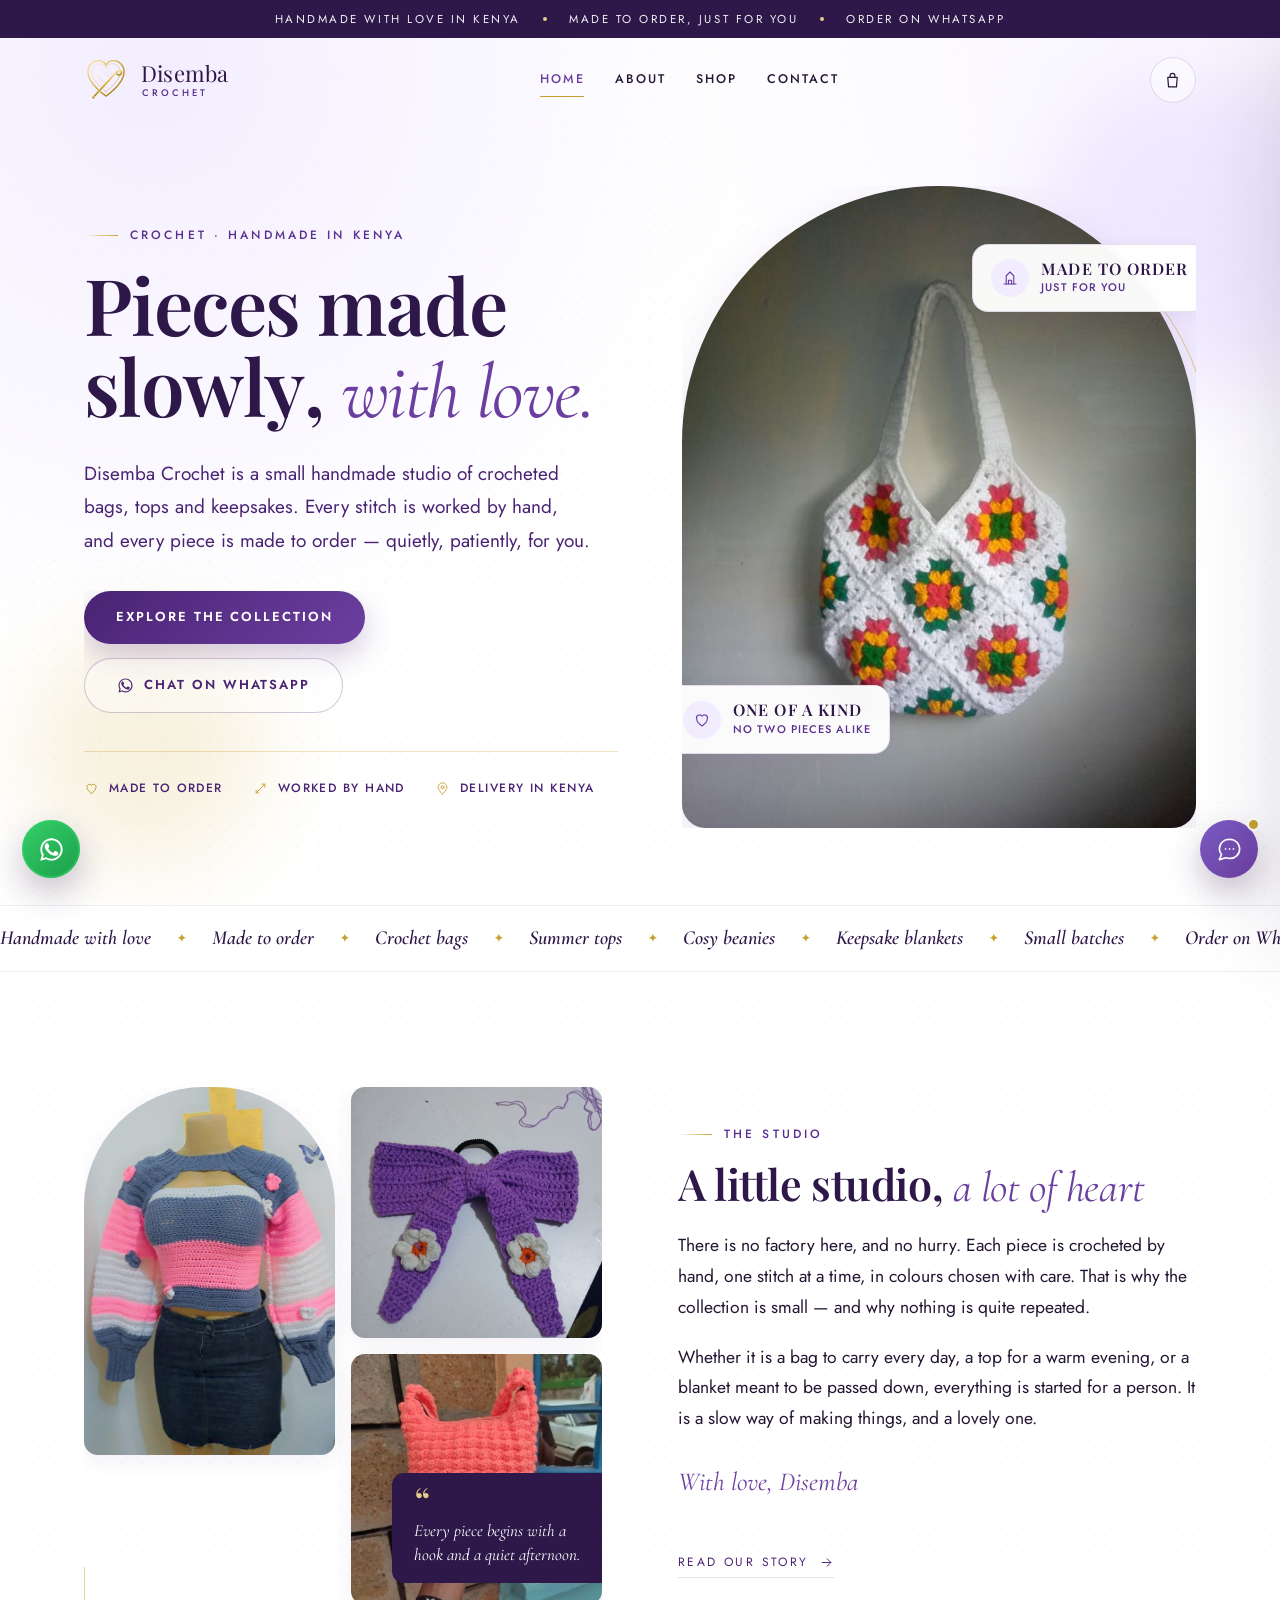
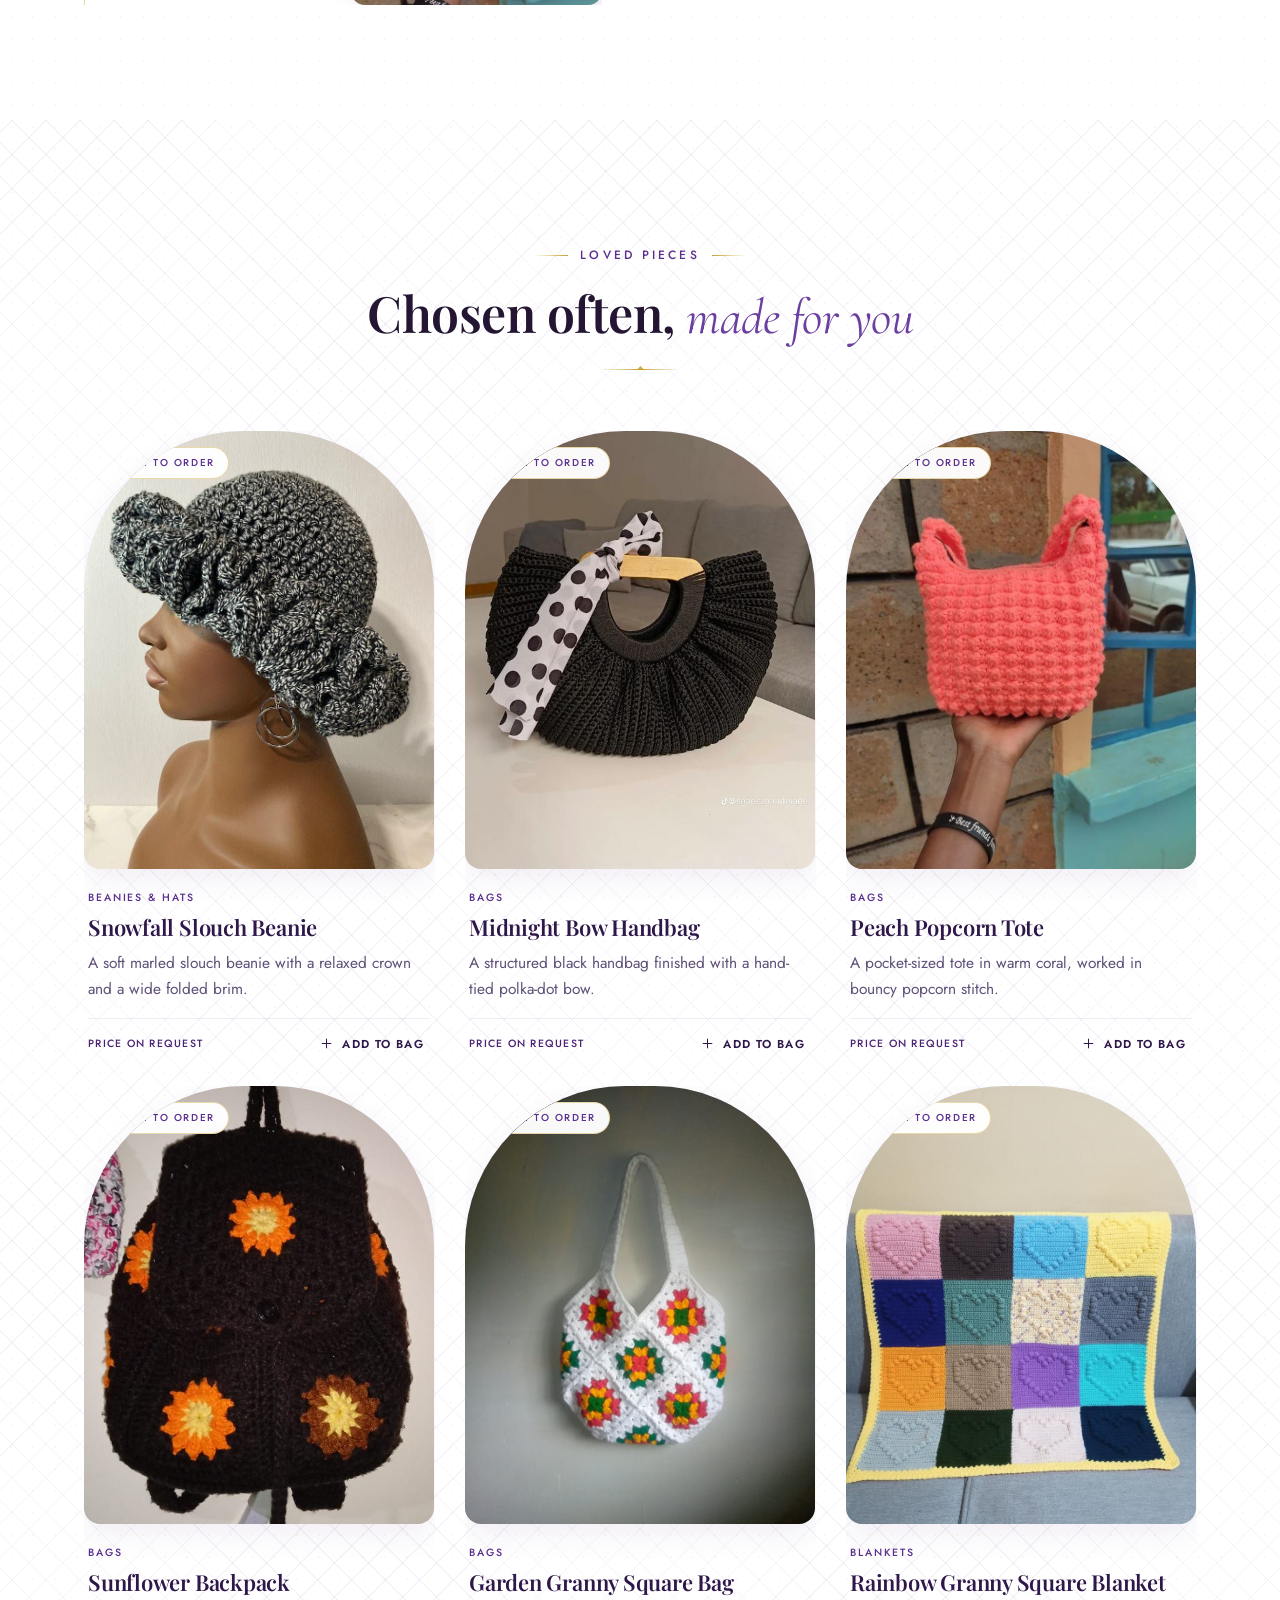
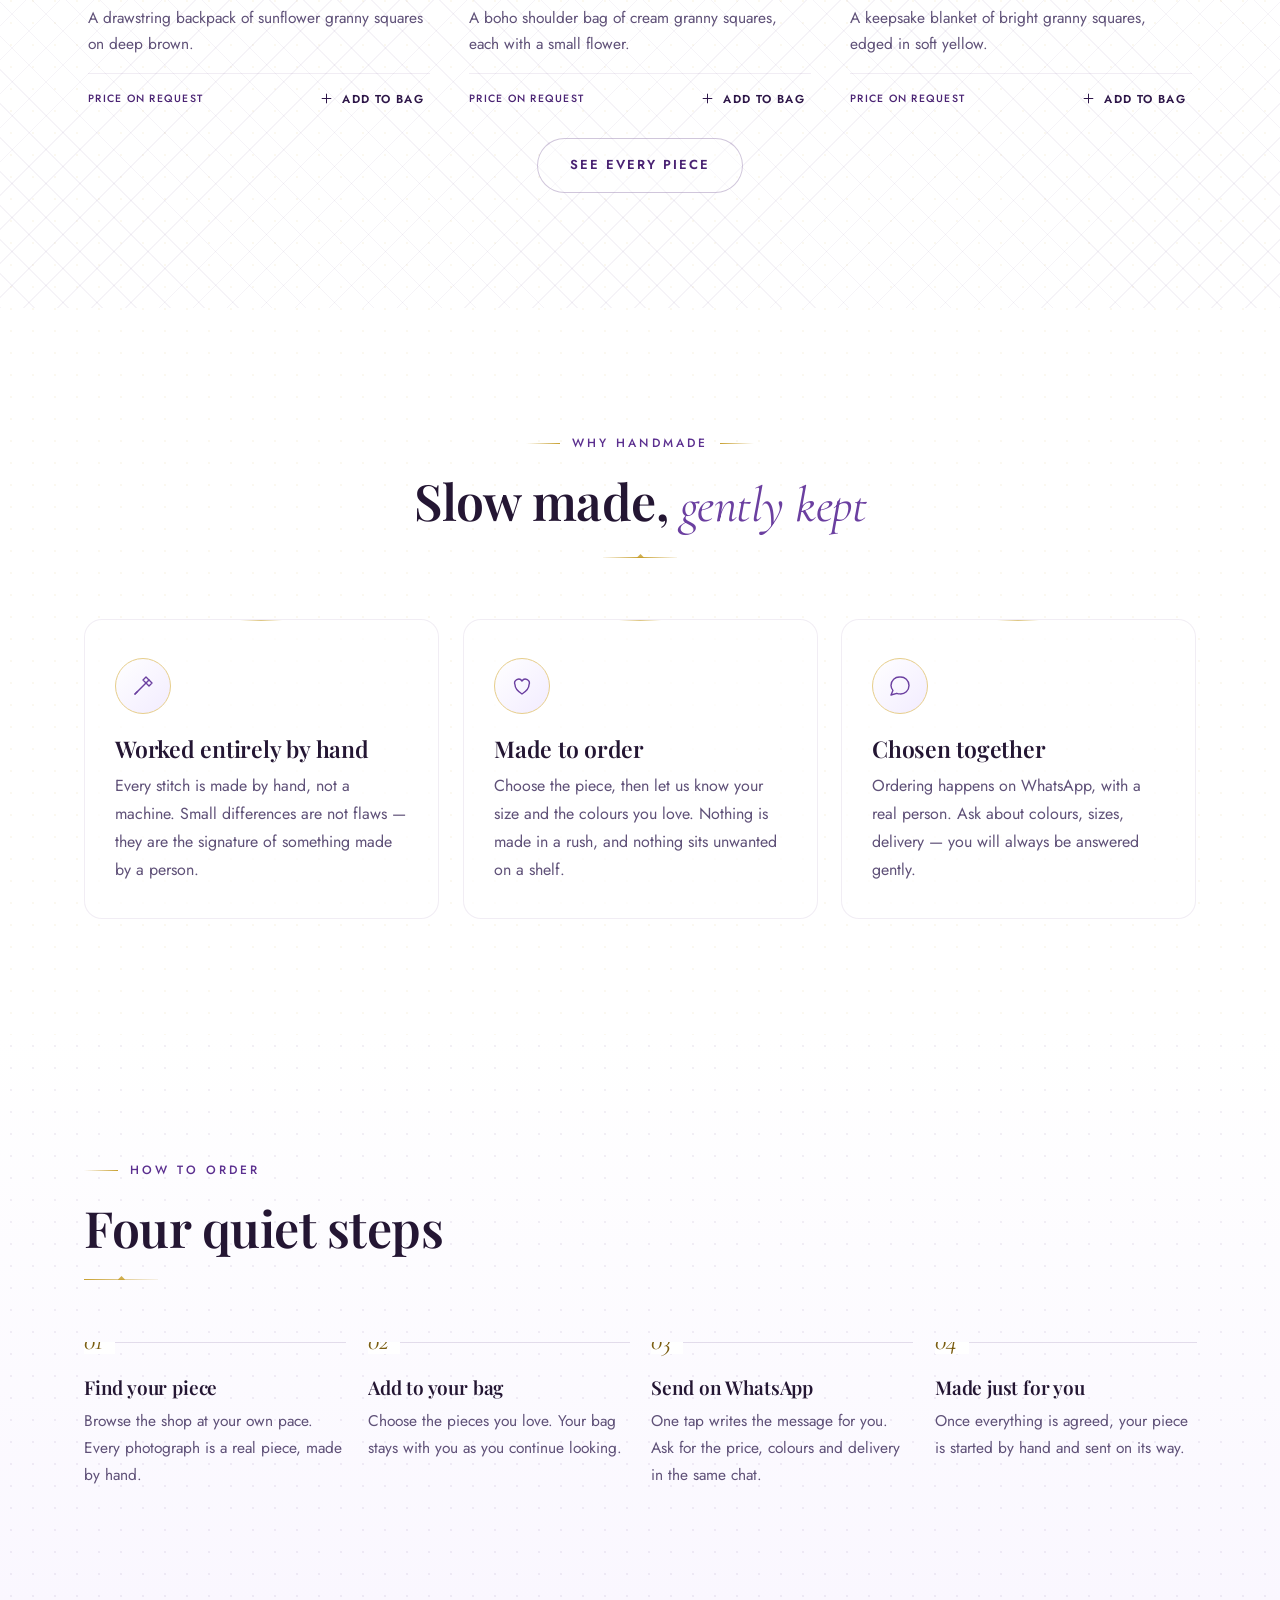
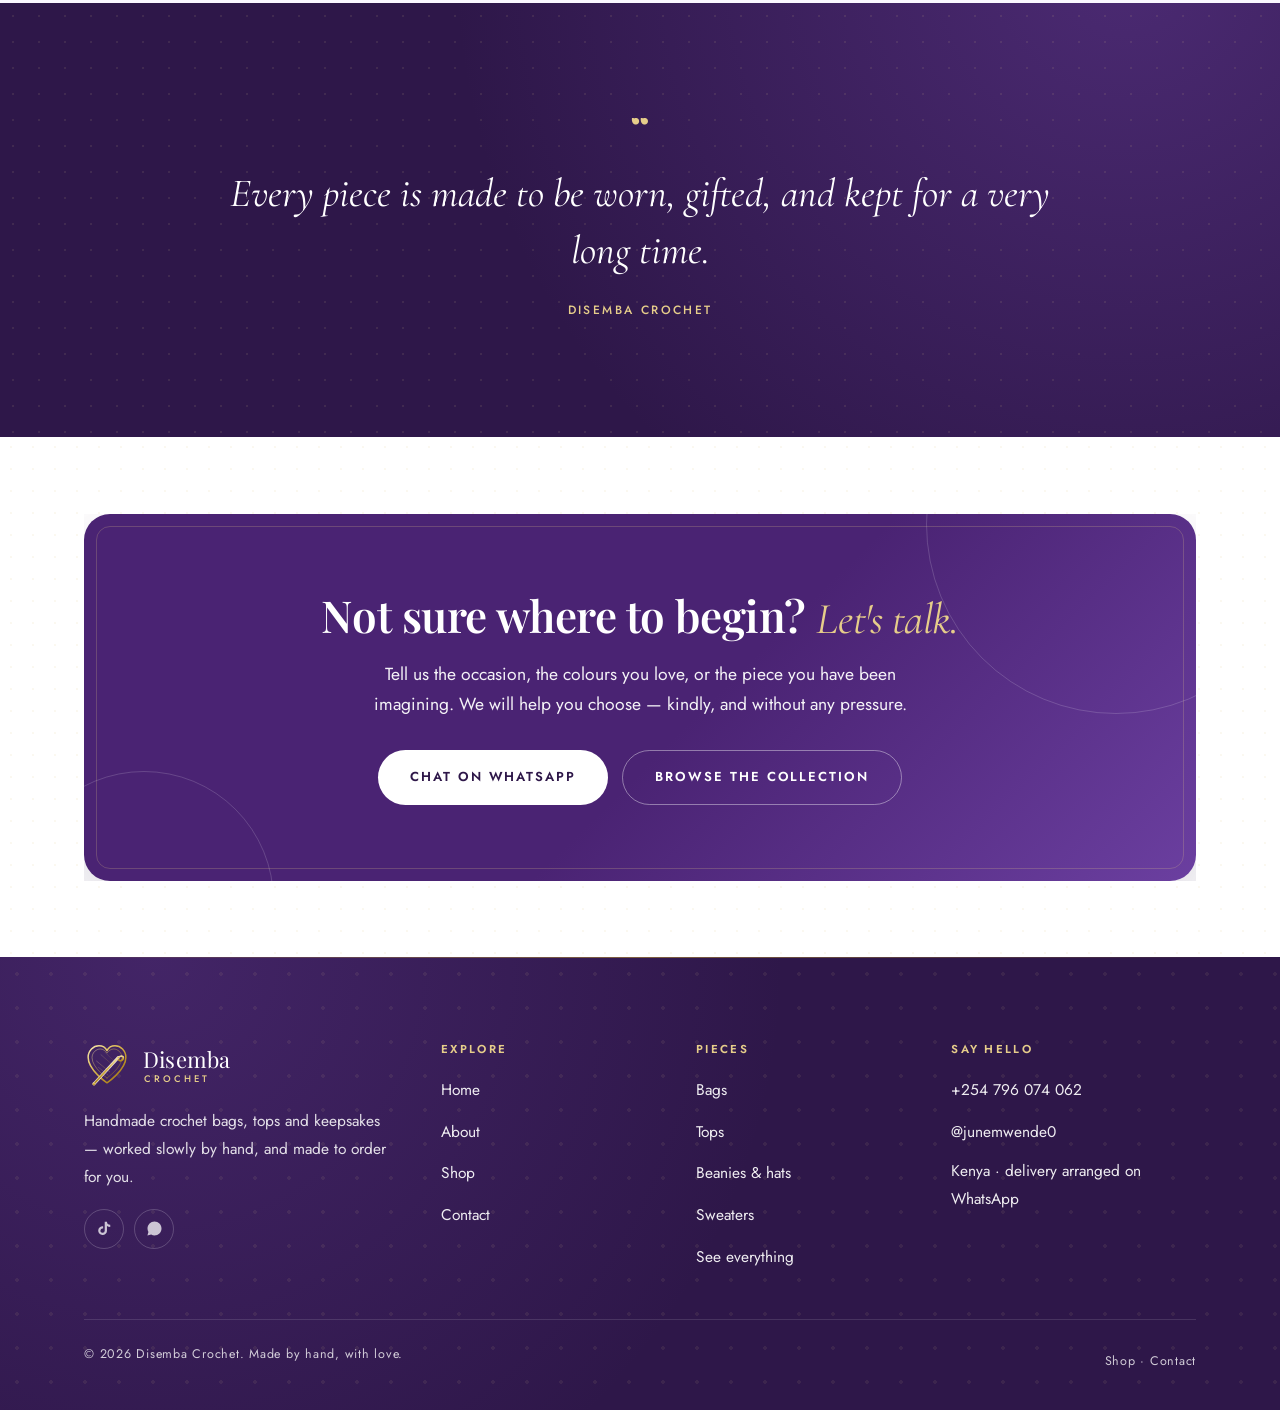
<file: index.html>
<!DOCTYPE html>
<html lang="en">
<head>
<meta charset="utf-8">
<meta name="viewport" content="width=device-width, initial-scale=1">
<title>Disemba Crochet — Handmade crochet bags, tops & keepsakes</title>
<meta name="description" content="Disemba Crochet is a small handmade studio of crocheted bags, tops, beanies and keepsakes. Every piece is worked by hand and made to order. Order on WhatsApp.">
<meta name="theme-color" content="#ffffff">
<meta property="og:title" content="Disemba Crochet — Handmade, made to order">
<meta property="og:description" content="Crocheted bags, tops and keepsakes, worked slowly by hand. Made to order for you.">
<meta property="og:type" content="website">
<link rel="icon" href="assets/img/favicon.svg" type="image/svg+xml">
<link rel="preconnect" href="https://fonts.googleapis.com">
<link rel="preconnect" href="https://fonts.gstatic.com" crossorigin>
<link href="https://fonts.googleapis.com/css2?family=Cormorant+Garamond:ital,wght@0,300;0,400;0,500;1,300;1,400&family=Jost:wght@300;400;500;600&family=Playfair+Display:ital,wght@0,400;0,500;0,600;1,400&display=swap" rel="stylesheet">
<link rel="stylesheet" href="assets/css/style.css">
<script>document.documentElement.classList.add('js');</script>
</head>
<body>

<header class="site-header">
  <div class="topbar">
    <div class="container">
      <span>Handmade with love in Kenya</span>
      <i class="dot"></i>
      <span>Made to order, just for you</span>
      <i class="dot"></i>
      <span>Order on WhatsApp</span>
    </div>
  </div>
  <div class="container">
    <nav class="navbar" aria-label="Main navigation">
      <a class="brand" href="index.html">
        <img src="assets/img/logo-mark.svg" alt="Disemba Crochet">
        <span class="brand-text">
          <span class="brand-name">Disemba</span>
          <span class="brand-sub">Crochet</span>
        </span>
      </a>
      <div class="nav">
        <a href="index.html">Home</a>
        <a href="about.html">About</a>
        <a href="shop.html">Shop</a>
        <a href="contact.html">Contact</a>
      </div>
      <div class="header-actions">
        <button class="icon-btn" data-open-cart aria-label="Open your bag">
          <svg viewBox="0 0 24 24" fill="none" stroke="currentColor" stroke-width="1.5" stroke-linecap="round" stroke-linejoin="round" aria-hidden="true"><path d="M6 8h12l-1 12H7L6 8Z"/><path d="M9 8V6a3 3 0 0 1 6 0v2"/></svg>
          <span class="cart-count">0</span>
        </button>
        <button class="icon-btn nav-toggle" data-open-menu aria-label="Open menu">
          <svg viewBox="0 0 24 24" fill="none" stroke="currentColor" stroke-width="1.5" stroke-linecap="round" aria-hidden="true"><path d="M4 7h16M4 12h16M4 17h16"/></svg>
        </button>
      </div>
    </nav>
  </div>
</header>

<div class="mobile-menu" id="mobileMenu">
  <button class="mm-close" data-close-menu aria-label="Close menu">
    <svg viewBox="0 0 24 24" fill="none" stroke="currentColor" stroke-width="1.6" stroke-linecap="round" aria-hidden="true"><path d="M18 6 6 18M6 6l12 12"/></svg>
  </button>
  <a href="index.html">Home</a>
  <a href="about.html">About</a>
  <a href="shop.html">Shop</a>
  <a href="contact.html">Contact</a>
  <p class="mm-note">Disemba Crochet · Kenya</p>
</div>

<main>
  <!-- Hero -->
  <section class="hero">
    <div class="hero-orb hero-orb--1"></div>
    <div class="hero-orb hero-orb--2"></div>
    <div class="container">
      <div class="hero-grid">
        <div class="hero-copy">
          <p class="eyebrow" data-reveal="fade">Crochet · handmade in Kenya</p>
          <h1 class="hero-title">Pieces made slowly, <em>with love</em>.</h1>
          <p class="hero-sub" data-reveal="fade" data-delay="520">Disemba Crochet is a small handmade studio of crocheted bags, tops and keepsakes. Every stitch is worked by hand, and every piece is made to order — quietly, patiently, for you.</p>
          <div class="hero-cta" data-reveal="fade" data-delay="640">
            <a class="btn btn--primary" href="shop.html">Explore the collection</a>
            <a class="btn btn--ghost" href="https://wa.me/254796074062" target="_blank" rel="noopener">
              <svg viewBox="0 0 24 24" fill="currentColor" aria-hidden="true"><path d="M17.5 14.4c-.3-.2-1.8-.9-2-1s-.5-.2-.7.1c-.2.3-.8 1-.9 1.2-.2.2-.4.2-.7.1-.3-.2-1.3-.5-2.4-1.5-.9-.8-1.5-1.8-1.6-2.1-.2-.3 0-.5.1-.6l.4-.5c.2-.2.2-.3.3-.5.1-.2.1-.4 0-.5-.1-.2-.7-1.6-.9-2.2-.2-.6-.5-.5-.7-.5h-.6c-.2 0-.5.1-.8.4-.3.3-1 1-1 2.5s1.1 2.9 1.2 3.1c.2.2 2.1 3.2 5.1 4.5.7.3 1.3.5 1.7.6.7.2 1.4.2 1.9.1.6-.1 1.8-.7 2-1.4.2-.7.2-1.3.2-1.4-.1-.2-.3-.2-.6-.4zM12 2C6.6 2 2.1 6.5 2.1 12c0 1.8.5 3.5 1.3 5L2 22l5.3-1.4c1.4.8 3.1 1.2 4.7 1.2 5.5 0 9.9-4.5 9.9-9.9C21.9 6.5 17.5 2 12 2zm0 18.2c-1.5 0-2.9-.4-4.2-1.2l-.3-.2-3.1.8.8-3-.2-.3c-.8-1.3-1.3-2.8-1.3-4.4 0-4.5 3.7-8.2 8.3-8.2s8.2 3.7 8.2 8.2c0 4.6-3.7 8.3-8.2 8.3z"/></svg>
              Chat on WhatsApp
            </a>
          </div>
          <ul class="hero-meta" data-reveal="fade" data-delay="760">
            <li><svg viewBox="0 0 24 24" fill="none" stroke="currentColor" stroke-width="1.5" stroke-linecap="round" stroke-linejoin="round" aria-hidden="true"><path d="M12 20s-7-4.4-7-9.2A4 4 0 0 1 12 7a4 4 0 0 1 7 3.8C19 15.6 12 20 12 20Z"/></svg> Made to order</li>
            <li><svg viewBox="0 0 24 24" fill="none" stroke="currentColor" stroke-width="1.5" stroke-linecap="round" stroke-linejoin="round" aria-hidden="true"><path d="M5 19 19 5"/><path d="M14 5h5v5"/><path d="M9 19H5v-4"/></svg> Worked by hand</li>
            <li><svg viewBox="0 0 24 24" fill="none" stroke="currentColor" stroke-width="1.5" stroke-linecap="round" stroke-linejoin="round" aria-hidden="true"><path d="M12 21s7-6.2 7-11a7 7 0 1 0-14 0c0 4.8 7 11 7 11Z"/><circle cx="12" cy="10" r="2.4"/></svg> Delivery in Kenya</li>
          </ul>
        </div>

        <div class="hero-art" data-reveal="right" data-delay="180">
          <div class="hero-outline"></div>
          <div class="hero-frame">
            <img src="assets/img/garden-granny-square-bag-1.jpg" alt="Handmade cream granny square crochet shoulder bag with flower centres" fetchpriority="high">
          </div>
          <div class="hero-badge hero-badge--a">
            <span class="hb-icon"><svg viewBox="0 0 24 24" fill="none" stroke="currentColor" stroke-width="1.5" stroke-linecap="round" stroke-linejoin="round" aria-hidden="true"><path d="M12 20s-7-4.4-7-9.2A4 4 0 0 1 12 7a4 4 0 0 1 7 3.8C19 15.6 12 20 12 20Z"/></svg></span>
            <span><strong>One of a kind</strong><span>No two pieces alike</span></span>
          </div>
          <div class="hero-badge hero-badge--b">
            <span class="hb-icon"><svg viewBox="0 0 24 24" fill="none" stroke="currentColor" stroke-width="1.5" stroke-linecap="round" stroke-linejoin="round" aria-hidden="true"><path d="M4 20h16"/><path d="M7 20V9l5-5 5 5v11"/><path d="M10 20v-5h4v5"/></svg></span>
            <span><strong>Made to order</strong><span>Just for you</span></span>
          </div>
        </div>
      </div>
    </div>
  </section>

  <!-- Marquee -->
  <div class="marquee" aria-hidden="true">
    <div class="marquee-track">
      <span>Handmade with love</span><span>Made to order</span><span>Crochet bags</span><span>Summer tops</span><span>Cosy beanies</span><span>Keepsake blankets</span><span>Small batches</span><span>Order on WhatsApp</span>
      <span>Handmade with love</span><span>Made to order</span><span>Crochet bags</span><span>Summer tops</span><span>Cosy beanies</span><span>Keepsake blankets</span><span>Small batches</span><span>Order on WhatsApp</span>
    </div>
  </div>

  <!-- Welcome -->
  <section class="section">
    <div class="container">
      <div class="split">
        <div class="split-media" data-reveal="left">
          <div class="media-stack">
            <figure><img src="assets/img/rose-stripe-crop-sweater-1.jpg" alt="Rosé stripe crochet crop sweater with puff shoulders" loading="lazy"></figure>
            <figure><img src="assets/img/violet-daisy-bow-bag-1.jpg" alt="Purple crochet bow bag with daisy details" loading="lazy"></figure>
            <figure><img src="assets/img/peach-popcorn-tote-1.jpg" alt="Coral popcorn stitch crochet tote bag" loading="lazy"></figure>
          </div>
          <div class="media-caption">
            <p>Every piece begins with a hook and a quiet afternoon.</p>
          </div>
        </div>
        <div data-reveal="right">
          <p class="eyebrow">The studio</p>
          <h2>A little studio, <em>a lot of heart</em></h2>
          <p>There is no factory here, and no hurry. Each piece is crocheted by hand, one stitch at a time, in colours chosen with care. That is why the collection is small — and why nothing is quite repeated.</p>
          <p>Whether it is a bag to carry every day, a top for a warm evening, or a blanket meant to be passed down, everything is started for a person. It is a slow way of making things, and a lovely one.</p>
          <p class="signature">With love, Disemba</p>
          <a class="link-arrow mt-2" href="about.html">Read our story
            <svg viewBox="0 0 24 24" fill="none" stroke="currentColor" stroke-width="1.5" stroke-linecap="round" stroke-linejoin="round" aria-hidden="true"><path d="M5 12h14M13 6l6 6-6 6"/></svg>
          </a>
        </div>
      </div>
    </div>
  </section>

  <!-- Featured -->
  <section class="section section--blush">
    <div class="container">
      <div class="section-head section-head--center" data-reveal>
        <p class="eyebrow">Loved pieces</p>
        <h2>Chosen often, <em>made for you</em></h2>
        <div class="gold-rule"></div>
      </div>
      <div class="product-grid" id="featuredGrid"></div>
      <div class="center mt-3" data-reveal="fade">
        <a class="btn btn--ghost" href="shop.html">See every piece</a>
      </div>
    </div>
  </section>

  <!-- Values -->
  <section class="section">
    <div class="container">
      <div class="section-head section-head--center" data-reveal>
        <p class="eyebrow">Why handmade</p>
        <h2>Slow made, <em>gently kept</em></h2>
        <div class="gold-rule"></div>
      </div>
      <div class="cards-3">
        <article class="value-card" data-reveal="zoom" data-delay="0">
          <span class="vc-icon"><svg viewBox="0 0 24 24" fill="none" stroke="currentColor" stroke-width="1.4" stroke-linecap="round" stroke-linejoin="round" aria-hidden="true"><path d="M4 20 18 6"/><path d="M15 3l6 6-3 3-6-6 3-3Z"/><path d="M4 20l2.5-2.5"/></svg></span>
          <h3>Worked entirely by hand</h3>
          <p>Every stitch is made by hand, not a machine. Small differences are not flaws — they are the signature of something made by a person.</p>
        </article>
        <article class="value-card" data-reveal="zoom" data-delay="110">
          <span class="vc-icon"><svg viewBox="0 0 24 24" fill="none" stroke="currentColor" stroke-width="1.4" stroke-linecap="round" stroke-linejoin="round" aria-hidden="true"><path d="M12 20s-7-4.4-7-9.2A4 4 0 0 1 12 7a4 4 0 0 1 7 3.8C19 15.6 12 20 12 20Z"/></svg></span>
          <h3>Made to order</h3>
          <p>Choose the piece, then let us know your size and the colours you love. Nothing is made in a rush, and nothing sits unwanted on a shelf.</p>
        </article>
        <article class="value-card" data-reveal="zoom" data-delay="220">
          <span class="vc-icon"><svg viewBox="0 0 24 24" fill="none" stroke="currentColor" stroke-width="1.4" stroke-linecap="round" stroke-linejoin="round" aria-hidden="true"><path d="M21 11.5a8.4 8.4 0 0 1-9 8.4 9.5 9.5 0 0 1-3.2-.6L3 21l1.9-4.6A8.2 8.2 0 0 1 3 11.5a8.4 8.4 0 0 1 9-8.4 8.4 8.4 0 0 1 9 8.4Z"/></svg></span>
          <h3>Chosen together</h3>
          <p>Ordering happens on WhatsApp, with a real person. Ask about colours, sizes, delivery — you will always be answered gently.</p>
        </article>
      </div>
    </div>
  </section>

  <!-- Steps -->
  <section class="section section--paper">
    <div class="container">
      <div class="section-head" data-reveal>
        <p class="eyebrow">How to order</p>
        <h2>Four quiet steps</h2>
        <div class="gold-rule"></div>
      </div>
      <div class="steps">
        <div class="step" data-reveal="fade" data-delay="0">
          <h3>Find your piece</h3>
          <p>Browse the shop at your own pace. Every photograph is a real piece, made by hand.</p>
        </div>
        <div class="step" data-reveal="fade" data-delay="100">
          <h3>Add to your bag</h3>
          <p>Choose the pieces you love. Your bag stays with you as you continue looking.</p>
        </div>
        <div class="step" data-reveal="fade" data-delay="200">
          <h3>Send on WhatsApp</h3>
          <p>One tap writes the message for you. Ask for the price, colours and delivery in the same chat.</p>
        </div>
        <div class="step" data-reveal="fade" data-delay="300">
          <h3>Made just for you</h3>
          <p>Once everything is agreed, your piece is started by hand and sent on its way.</p>
        </div>
      </div>
    </div>
  </section>

  <!-- Quote -->
  <section class="section section--plum">
    <div class="container">
      <div class="quote-block" data-reveal="fade">
        <span class="quote-mark">“</span>
        <blockquote>Every piece is made to be worn, gifted, and kept for a very long time.</blockquote>
        <p class="quote-by">Disemba Crochet</p>
      </div>
    </div>
  </section>

  <!-- CTA -->
  <section class="section section--tight">
    <div class="container">
      <div class="cta-band" data-reveal="zoom">
        <h2>Not sure where to begin? <em>Let's talk.</em></h2>
        <p>Tell us the occasion, the colours you love, or the piece you have been imagining. We will help you choose — kindly, and without any pressure.</p>
        <div class="cta-actions">
          <a class="btn btn--light" href="https://wa.me/254796074062" target="_blank" rel="noopener">Chat on WhatsApp</a>
          <a class="btn btn--outline-light" href="shop.html">Browse the collection</a>
        </div>
      </div>
    </div>
  </section>
</main>

<footer class="site-footer">
  <div class="container">
    <div class="footer-grid">
      <div>
        <div class="footer-brand">
          <img src="assets/img/logo-mark.svg" alt="">
          <span class="brand-text">
            <span class="brand-name">Disemba</span>
            <span class="brand-sub">Crochet</span>
          </span>
        </div>
        <p class="footer-about">Handmade crochet bags, tops and keepsakes — worked slowly by hand, and made to order for you.</p>
        <div class="socials">
          <a href="https://www.tiktok.com/@junemwende0" target="_blank" rel="noopener" aria-label="TikTok">
            <svg viewBox="0 0 24 24" fill="currentColor" aria-hidden="true"><path d="M16.6 5.8a5.4 5.4 0 0 1-1.1-3.4h-3.2v12.6a3 3 0 1 1-2.2-2.9V8.9a6.2 6.2 0 1 0 5.4 6.1V8.6a8.6 8.6 0 0 0 4.6 1.4V6.8a5.3 5.3 0 0 1-3.5-1z"/></svg>
          </a>
          <a href="https://wa.me/254796074062" target="_blank" rel="noopener" aria-label="WhatsApp">
            <svg viewBox="0 0 24 24" fill="currentColor" aria-hidden="true"><path d="M17.5 14.4c-.3-.2-1.8-.9-2-1s-.5-.2-.7.1c-.2.3-.8 1-.9 1.2-.2.2-.4.2-.7.1-.3-.2-1.3-.5-2.4-1.5-.9-.8-1.5-1.8-1.6-2.1-.2-.3 0-.5.1-.6l.4-.5c.2-.2.2-.3.3-.5.1-.2.1-.4 0-.5-.1-.2-.7-1.6-.9-2.2-.2-.6-.5-.5-.7-.5h-.6c-.2 0-.5.1-.8.4-.3.3-1 1-1 2.5s1.1 2.9 1.2 3.1c.2.2 2.1 3.2 5.1 4.5.7.3 1.3.5 1.7.6.7.2 1.4.2 1.9.1.6-.1 1.8-.7 2-1.4.2-.7.2-1.3.2-1.4-.1-.2-.3-.2-.6-.4zM12 2C6.6 2 2.1 6.5 2.1 12c0 1.8.5 3.5 1.3 5L2 22l5.3-1.4c1.4.8 3.1 1.2 4.7 1.2 5.5 0 9.9-4.5 9.9-9.9C21.9 6.5 17.5 2 12 2z"/></svg>
          </a>
        </div>
      </div>
      <div class="footer-col">
        <h4>Explore</h4>
        <ul>
          <li><a href="index.html">Home</a></li>
          <li><a href="about.html">About</a></li>
          <li><a href="shop.html">Shop</a></li>
          <li><a href="contact.html">Contact</a></li>
        </ul>
      </div>
      <div class="footer-col">
        <h4>Pieces</h4>
        <ul>
          <li><a href="shop.html?category=Bags">Bags</a></li>
          <li><a href="shop.html?category=Tops">Tops</a></li>
          <li><a href="shop.html?category=Beanies%20%26%20Hats">Beanies &amp; hats</a></li>
          <li><a href="shop.html?category=Sweaters%20%26%20Cardigans">Sweaters</a></li>
          <li><a href="shop.html">See everything</a></li>
        </ul>
      </div>
      <div class="footer-col">
        <h4>Say hello</h4>
        <ul>
          <li><a href="https://wa.me/254796074062" target="_blank" rel="noopener">+254 796 074 062</a></li>
          <li><a href="https://www.tiktok.com/@junemwende0" target="_blank" rel="noopener">@junemwende0</a></li>
          <li><p>Kenya · delivery arranged on WhatsApp</p></li>
        </ul>
      </div>
    </div>
    <div class="footer-bottom">
      <p>© <span data-year>2026</span> Disemba Crochet. Made by hand, with love.</p>
      <p><a href="shop.html">Shop</a> · <a href="contact.html">Contact</a></p>
    </div>
  </div>
</footer>

<a class="fab fab-wa" href="https://wa.me/254796074062" target="_blank" rel="noopener" aria-label="Chat on WhatsApp">
  <span class="fab-label">Chat on WhatsApp</span>
  <svg viewBox="0 0 24 24" fill="currentColor" aria-hidden="true"><path d="M17.5 14.4c-.3-.2-1.8-.9-2-1s-.5-.2-.7.1c-.2.3-.8 1-.9 1.2-.2.2-.4.2-.7.1-.3-.2-1.3-.5-2.4-1.5-.9-.8-1.5-1.8-1.6-2.1-.2-.3 0-.5.1-.6l.4-.5c.2-.2.2-.3.3-.5.1-.2.1-.4 0-.5-.1-.2-.7-1.6-.9-2.2-.2-.6-.5-.5-.7-.5h-.6c-.2 0-.5.1-.8.4-.3.3-1 1-1 2.5s1.1 2.9 1.2 3.1c.2.2 2.1 3.2 5.1 4.5.7.3 1.3.5 1.7.6.7.2 1.4.2 1.9.1.6-.1 1.8-.7 2-1.4.2-.7.2-1.3.2-1.4-.1-.2-.3-.2-.6-.4zM12 2C6.6 2 2.1 6.5 2.1 12c0 1.8.5 3.5 1.3 5L2 22l5.3-1.4c1.4.8 3.1 1.2 4.7 1.2 5.5 0 9.9-4.5 9.9-9.9C21.9 6.5 17.5 2 12 2zm0 18.2c-1.5 0-2.9-.4-4.2-1.2l-.3-.2-3.1.8.8-3-.2-.3c-.8-1.3-1.3-2.8-1.3-4.4 0-4.5 3.7-8.2 8.3-8.2s8.2 3.7 8.2 8.2c0 4.6-3.7 8.3-8.2 8.3z"/></svg>
</a>

<script src="assets/js/products.js"></script>
<script src="assets/js/app.js"></script>
<script src="assets/js/chatbot.js"></script>
</body>
</html>
</file>
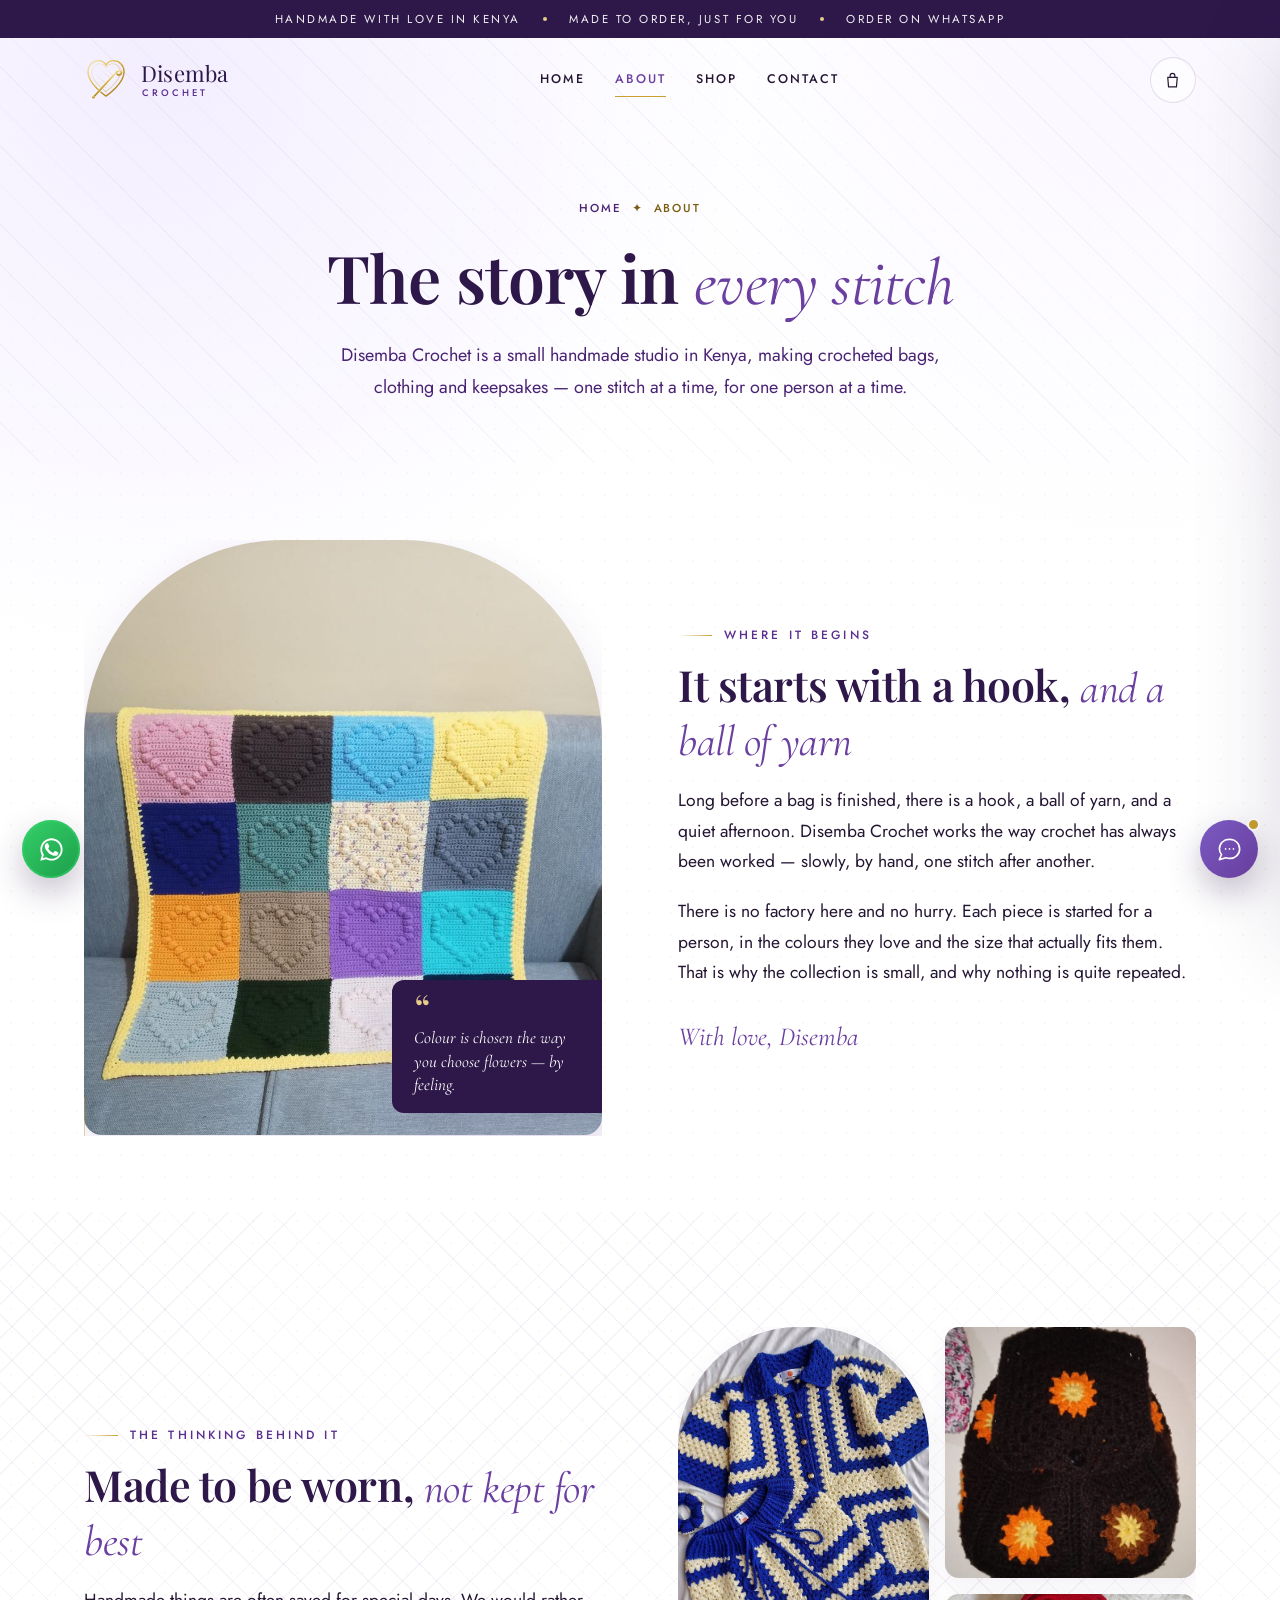
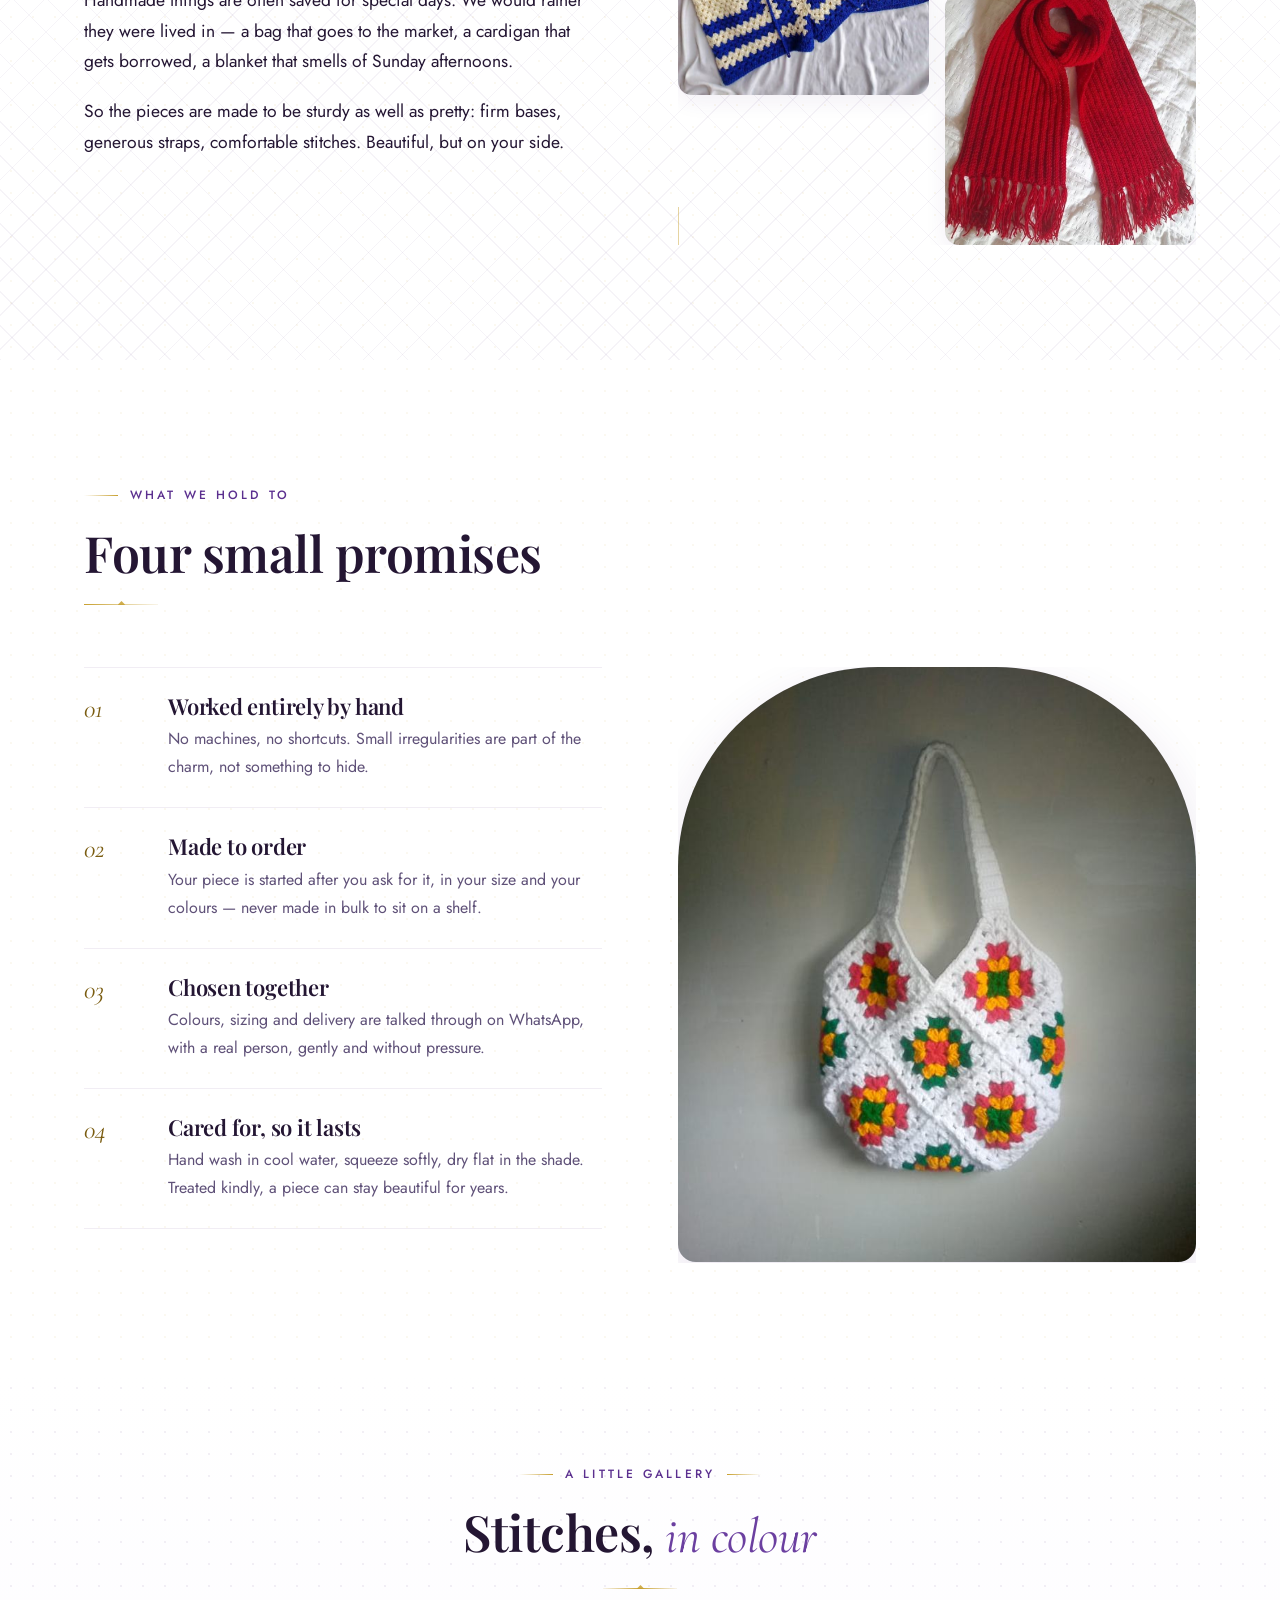
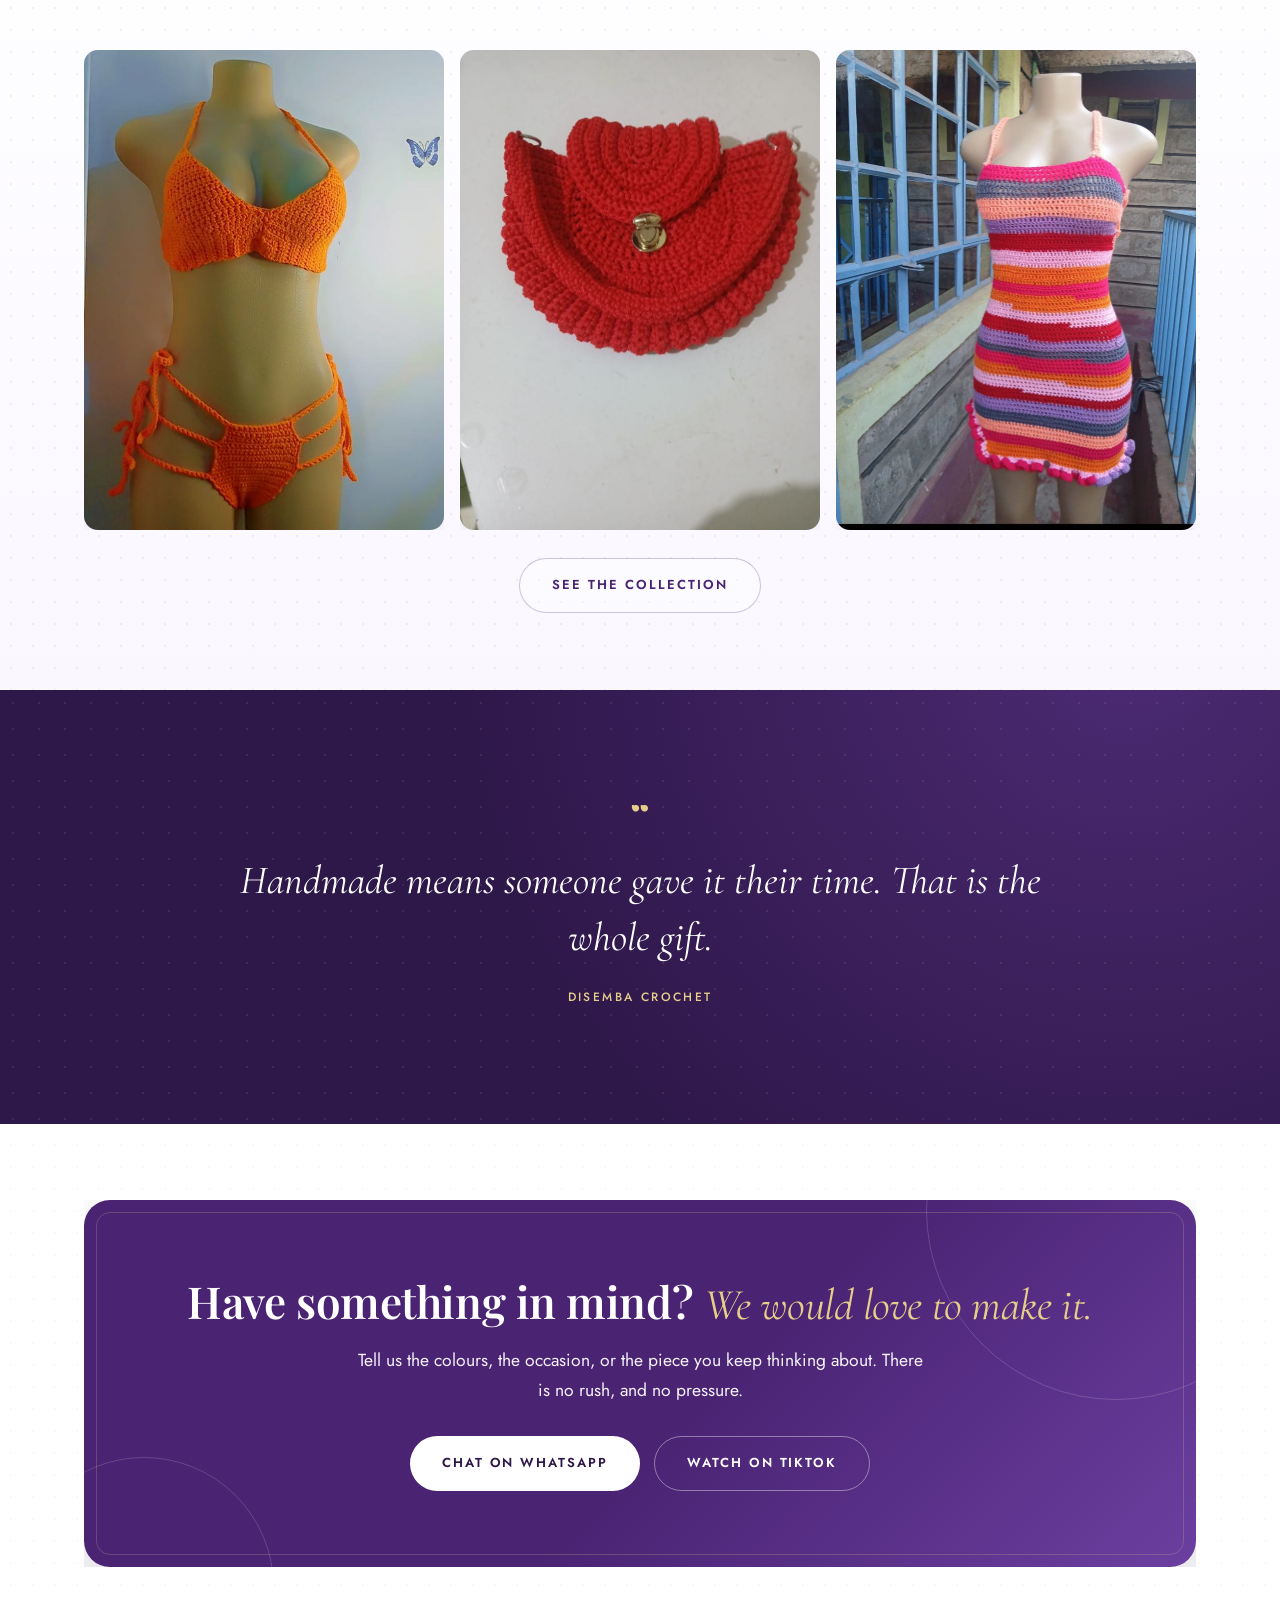
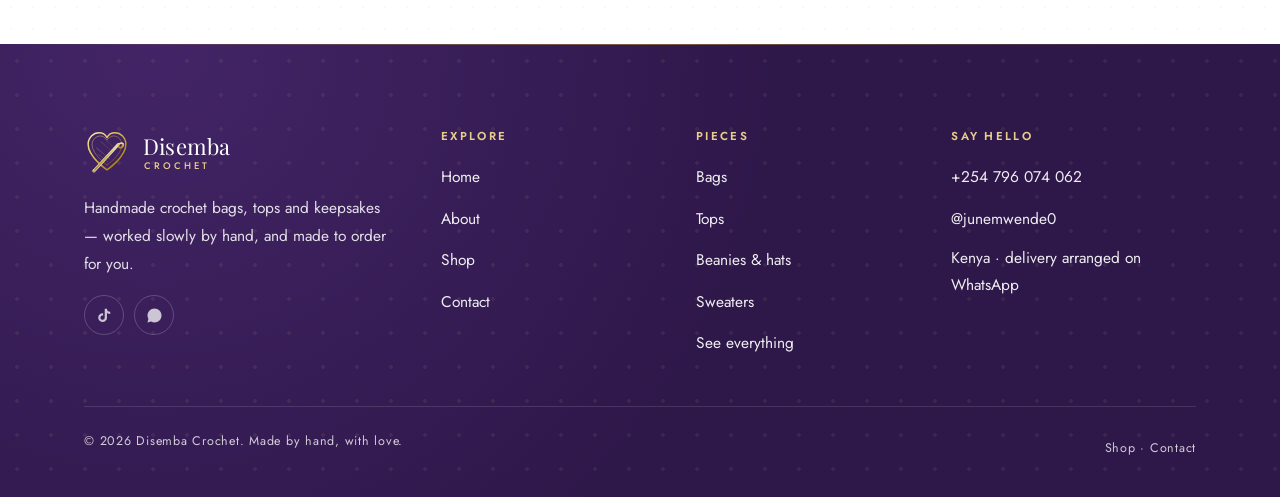
<file: about.html>
<!DOCTYPE html>
<html lang="en">
<head>
<meta charset="utf-8">
<meta name="viewport" content="width=device-width, initial-scale=1">
<title>About — Disemba Crochet</title>
<meta name="description" content="The story behind Disemba Crochet: a small handmade studio in Kenya, crocheting bags, tops and keepsakes one stitch at a time.">
<meta name="theme-color" content="#ffffff">
<link rel="icon" href="assets/img/favicon.svg" type="image/svg+xml">
<link rel="preconnect" href="https://fonts.googleapis.com">
<link rel="preconnect" href="https://fonts.gstatic.com" crossorigin>
<link href="https://fonts.googleapis.com/css2?family=Cormorant+Garamond:ital,wght@0,300;0,400;0,500;1,300;1,400&family=Jost:wght@300;400;500;600&family=Playfair+Display:ital,wght@0,400;0,500;0,600;1,400&display=swap" rel="stylesheet">
<link rel="stylesheet" href="assets/css/style.css">
<script>document.documentElement.classList.add('js');</script>
</head>
<body>

<header class="site-header">
  <div class="topbar">
    <div class="container">
      <span>Handmade with love in Kenya</span>
      <i class="dot"></i>
      <span>Made to order, just for you</span>
      <i class="dot"></i>
      <span>Order on WhatsApp</span>
    </div>
  </div>
  <div class="container">
    <nav class="navbar" aria-label="Main navigation">
      <a class="brand" href="index.html">
        <img src="assets/img/logo-mark.svg" alt="Disemba Crochet">
        <span class="brand-text">
          <span class="brand-name">Disemba</span>
          <span class="brand-sub">Crochet</span>
        </span>
      </a>
      <div class="nav">
        <a href="index.html">Home</a>
        <a href="about.html">About</a>
        <a href="shop.html">Shop</a>
        <a href="contact.html">Contact</a>
      </div>
      <div class="header-actions">
        <button class="icon-btn" data-open-cart aria-label="Open your bag">
          <svg viewBox="0 0 24 24" fill="none" stroke="currentColor" stroke-width="1.5" stroke-linecap="round" stroke-linejoin="round" aria-hidden="true"><path d="M6 8h12l-1 12H7L6 8Z"/><path d="M9 8V6a3 3 0 0 1 6 0v2"/></svg>
          <span class="cart-count">0</span>
        </button>
        <button class="icon-btn nav-toggle" data-open-menu aria-label="Open menu">
          <svg viewBox="0 0 24 24" fill="none" stroke="currentColor" stroke-width="1.5" stroke-linecap="round" aria-hidden="true"><path d="M4 7h16M4 12h16M4 17h16"/></svg>
        </button>
      </div>
    </nav>
  </div>
</header>

<div class="mobile-menu" id="mobileMenu">
  <button class="mm-close" data-close-menu aria-label="Close menu">
    <svg viewBox="0 0 24 24" fill="none" stroke="currentColor" stroke-width="1.6" stroke-linecap="round" aria-hidden="true"><path d="M18 6 6 18M6 6l12 12"/></svg>
  </button>
  <a href="index.html">Home</a>
  <a href="about.html">About</a>
  <a href="shop.html">Shop</a>
  <a href="contact.html">Contact</a>
  <p class="mm-note">Disemba Crochet · Kenya</p>
</div>

<main>
  <section class="page-hero">
    <div class="container">
      <nav class="breadcrumb" aria-label="Breadcrumb">
        <a href="index.html">Home</a><span>✦</span><span>About</span>
      </nav>
      <h1 data-reveal="fade">The story in <em>every stitch</em></h1>
      <p data-reveal="fade" data-delay="120">Disemba Crochet is a small handmade studio in Kenya, making crocheted bags, clothing and keepsakes — one stitch at a time, for one person at a time.</p>
    </div>
  </section>

  <section class="section section--tight">
    <div class="container">
      <div class="split">
        <div class="split-media" data-reveal="left">
          <div class="media-arch">
            <img src="assets/img/rainbow-granny-square-blanket-1.jpg" alt="Colourful crochet granny square blanket with a soft yellow border" loading="lazy">
          </div>
          <div class="media-caption">
            <p>Colour is chosen the way you choose flowers — by feeling.</p>
          </div>
        </div>
        <div data-reveal="right">
          <p class="eyebrow">Where it begins</p>
          <h2>It starts with a hook, <em>and a ball of yarn</em></h2>
          <p>Long before a bag is finished, there is a hook, a ball of yarn, and a quiet afternoon. Disemba Crochet works the way crochet has always been worked — slowly, by hand, one stitch after another.</p>
          <p>There is no factory here and no hurry. Each piece is started for a person, in the colours they love and the size that actually fits them. That is why the collection is small, and why nothing is quite repeated.</p>
          <p class="signature">With love, Disemba</p>
        </div>
      </div>
    </div>
  </section>

  <section class="section section--blush">
    <div class="container">
      <div class="split split--reverse">
        <div class="split-media" data-reveal="right">
          <div class="media-stack">
            <figure><img src="assets/img/azure-chevron-cardigan-1.jpg" alt="Navy and cream chevron crochet cardigan jacket" loading="lazy"></figure>
            <figure><img src="assets/img/sunflower-backpack-1.jpg" alt="Brown crochet backpack with sunflower granny squares" loading="lazy"></figure>
            <figure><img src="assets/img/ruby-fringe-scarf-1.jpg" alt="Cherry red crochet scarf with a deep twist fringe" loading="lazy"></figure>
          </div>
        </div>
        <div data-reveal="left">
          <p class="eyebrow">The thinking behind it</p>
          <h2>Made to be worn, <em>not kept for best</em></h2>
          <p>Handmade things are often saved for special days. We would rather they were lived in — a bag that goes to the market, a cardigan that gets borrowed, a blanket that smells of Sunday afternoons.</p>
          <p>So the pieces are made to be sturdy as well as pretty: firm bases, generous straps, comfortable stitches. Beautiful, but on your side.</p>
        </div>
      </div>
    </div>
  </section>

  <section class="section">
    <div class="container">
      <div class="section-head" data-reveal>
        <p class="eyebrow">What we hold to</p>
        <h2>Four small promises</h2>
        <div class="gold-rule"></div>
      </div>
      <div class="split" style="align-items:start">
        <div data-reveal="left">
          <ul class="values-list">
            <li>
              <span class="v-num">01</span>
              <div>
                <h3>Worked entirely by hand</h3>
                <p>No machines, no shortcuts. Small irregularities are part of the charm, not something to hide.</p>
              </div>
            </li>
            <li>
              <span class="v-num">02</span>
              <div>
                <h3>Made to order</h3>
                <p>Your piece is started after you ask for it, in your size and your colours — never made in bulk to sit on a shelf.</p>
              </div>
            </li>
            <li>
              <span class="v-num">03</span>
              <div>
                <h3>Chosen together</h3>
                <p>Colours, sizing and delivery are talked through on WhatsApp, with a real person, gently and without pressure.</p>
              </div>
            </li>
            <li>
              <span class="v-num">04</span>
              <div>
                <h3>Cared for, so it lasts</h3>
                <p>Hand wash in cool water, squeeze softly, dry flat in the shade. Treated kindly, a piece can stay beautiful for years.</p>
              </div>
            </li>
          </ul>
        </div>
        <div data-reveal="right">
          <div class="media-arch">
            <img src="assets/img/garden-granny-square-bag-2.jpg" alt="Cream crochet granny square bag with red and orange flower centres" loading="lazy">
          </div>
        </div>
      </div>
    </div>
  </section>

  <section class="section section--tight section--paper">
    <div class="container">
      <div class="section-head section-head--center" data-reveal>
        <p class="eyebrow">A little gallery</p>
        <h2>Stitches, <em>in colour</em></h2>
        <div class="gold-rule"></div>
      </div>
      <div class="collage">
        <figure data-reveal="zoom"><img src="assets/img/sunset-orange-bikini-1.jpg" alt="Sunset orange crochet bikini set" loading="lazy"></figure>
        <figure data-reveal="zoom" data-delay="100"><img src="assets/img/scarlet-round-clasp-bag-1.jpg" alt="Round scarlet crochet bag with a gold clasp" loading="lazy"></figure>
        <figure data-reveal="zoom" data-delay="200"><img src="assets/img/rainbow-stripe-dress-1.jpg" alt="Candy striped crochet dress with a scalloped hem" loading="lazy"></figure>
      </div>
      <div class="center mt-3" data-reveal="fade">
        <a class="btn btn--ghost" href="shop.html">See the collection</a>
      </div>
    </div>
  </section>

  <section class="section section--plum">
    <div class="container">
      <div class="quote-block" data-reveal="fade">
        <span class="quote-mark">“</span>
        <blockquote>Handmade means someone gave it their time. That is the whole gift.</blockquote>
        <p class="quote-by">Disemba Crochet</p>
      </div>
    </div>
  </section>

  <section class="section section--tight">
    <div class="container">
      <div class="cta-band" data-reveal="zoom">
        <h2>Have something in mind? <em>We would love to make it.</em></h2>
        <p>Tell us the colours, the occasion, or the piece you keep thinking about. There is no rush, and no pressure.</p>
        <div class="cta-actions">
          <a class="btn btn--light" href="https://wa.me/254796074062" target="_blank" rel="noopener">Chat on WhatsApp</a>
          <a class="btn btn--outline-light" href="https://www.tiktok.com/@junemwende0" target="_blank" rel="noopener">Watch on TikTok</a>
        </div>
      </div>
    </div>
  </section>
</main>

<footer class="site-footer">
  <div class="container">
    <div class="footer-grid">
      <div>
        <div class="footer-brand">
          <img src="assets/img/logo-mark.svg" alt="">
          <span class="brand-text">
            <span class="brand-name">Disemba</span>
            <span class="brand-sub">Crochet</span>
          </span>
        </div>
        <p class="footer-about">Handmade crochet bags, tops and keepsakes — worked slowly by hand, and made to order for you.</p>
        <div class="socials">
          <a href="https://www.tiktok.com/@junemwende0" target="_blank" rel="noopener" aria-label="TikTok">
            <svg viewBox="0 0 24 24" fill="currentColor" aria-hidden="true"><path d="M16.6 5.8a5.4 5.4 0 0 1-1.1-3.4h-3.2v12.6a3 3 0 1 1-2.2-2.9V8.9a6.2 6.2 0 1 0 5.4 6.1V8.6a8.6 8.6 0 0 0 4.6 1.4V6.8a5.3 5.3 0 0 1-3.5-1z"/></svg>
          </a>
          <a href="https://wa.me/254796074062" target="_blank" rel="noopener" aria-label="WhatsApp">
            <svg viewBox="0 0 24 24" fill="currentColor" aria-hidden="true"><path d="M17.5 14.4c-.3-.2-1.8-.9-2-1s-.5-.2-.7.1c-.2.3-.8 1-.9 1.2-.2.2-.4.2-.7.1-.3-.2-1.3-.5-2.4-1.5-.9-.8-1.5-1.8-1.6-2.1-.2-.3 0-.5.1-.6l.4-.5c.2-.2.2-.3.3-.5.1-.2.1-.4 0-.5-.1-.2-.7-1.6-.9-2.2-.2-.6-.5-.5-.7-.5h-.6c-.2 0-.5.1-.8.4-.3.3-1 1-1 2.5s1.1 2.9 1.2 3.1c.2.2 2.1 3.2 5.1 4.5.7.3 1.3.5 1.7.6.7.2 1.4.2 1.9.1.6-.1 1.8-.7 2-1.4.2-.7.2-1.3.2-1.4-.1-.2-.3-.2-.6-.4zM12 2C6.6 2 2.1 6.5 2.1 12c0 1.8.5 3.5 1.3 5L2 22l5.3-1.4c1.4.8 3.1 1.2 4.7 1.2 5.5 0 9.9-4.5 9.9-9.9C21.9 6.5 17.5 2 12 2z"/></svg>
          </a>
        </div>
      </div>
      <div class="footer-col">
        <h4>Explore</h4>
        <ul>
          <li><a href="index.html">Home</a></li>
          <li><a href="about.html">About</a></li>
          <li><a href="shop.html">Shop</a></li>
          <li><a href="contact.html">Contact</a></li>
        </ul>
      </div>
      <div class="footer-col">
        <h4>Pieces</h4>
        <ul>
          <li><a href="shop.html?category=Bags">Bags</a></li>
          <li><a href="shop.html?category=Tops">Tops</a></li>
          <li><a href="shop.html?category=Beanies%20%26%20Hats">Beanies &amp; hats</a></li>
          <li><a href="shop.html?category=Sweaters%20%26%20Cardigans">Sweaters</a></li>
          <li><a href="shop.html">See everything</a></li>
        </ul>
      </div>
      <div class="footer-col">
        <h4>Say hello</h4>
        <ul>
          <li><a href="https://wa.me/254796074062" target="_blank" rel="noopener">+254 796 074 062</a></li>
          <li><a href="https://www.tiktok.com/@junemwende0" target="_blank" rel="noopener">@junemwende0</a></li>
          <li><p>Kenya · delivery arranged on WhatsApp</p></li>
        </ul>
      </div>
    </div>
    <div class="footer-bottom">
      <p>© <span data-year>2026</span> Disemba Crochet. Made by hand, with love.</p>
      <p><a href="shop.html">Shop</a> · <a href="contact.html">Contact</a></p>
    </div>
  </div>
</footer>

<a class="fab fab-wa" href="https://wa.me/254796074062" target="_blank" rel="noopener" aria-label="Chat on WhatsApp">
  <span class="fab-label">Chat on WhatsApp</span>
  <svg viewBox="0 0 24 24" fill="currentColor" aria-hidden="true"><path d="M17.5 14.4c-.3-.2-1.8-.9-2-1s-.5-.2-.7.1c-.2.3-.8 1-.9 1.2-.2.2-.4.2-.7.1-.3-.2-1.3-.5-2.4-1.5-.9-.8-1.5-1.8-1.6-2.1-.2-.3 0-.5.1-.6l.4-.5c.2-.2.2-.3.3-.5.1-.2.1-.4 0-.5-.1-.2-.7-1.6-.9-2.2-.2-.6-.5-.5-.7-.5h-.6c-.2 0-.5.1-.8.4-.3.3-1 1-1 2.5s1.1 2.9 1.2 3.1c.2.2 2.1 3.2 5.1 4.5.7.3 1.3.5 1.7.6.7.2 1.4.2 1.9.1.6-.1 1.8-.7 2-1.4.2-.7.2-1.3.2-1.4-.1-.2-.3-.2-.6-.4zM12 2C6.6 2 2.1 6.5 2.1 12c0 1.8.5 3.5 1.3 5L2 22l5.3-1.4c1.4.8 3.1 1.2 4.7 1.2 5.5 0 9.9-4.5 9.9-9.9C21.9 6.5 17.5 2 12 2zm0 18.2c-1.5 0-2.9-.4-4.2-1.2l-.3-.2-3.1.8.8-3-.2-.3c-.8-1.3-1.3-2.8-1.3-4.4 0-4.5 3.7-8.2 8.3-8.2s8.2 3.7 8.2 8.2c0 4.6-3.7 8.3-8.2 8.3z"/></svg>
</a>

<script src="assets/js/products.js"></script>
<script src="assets/js/app.js"></script>
<script src="assets/js/chatbot.js"></script>
</body>
</html>
</file>
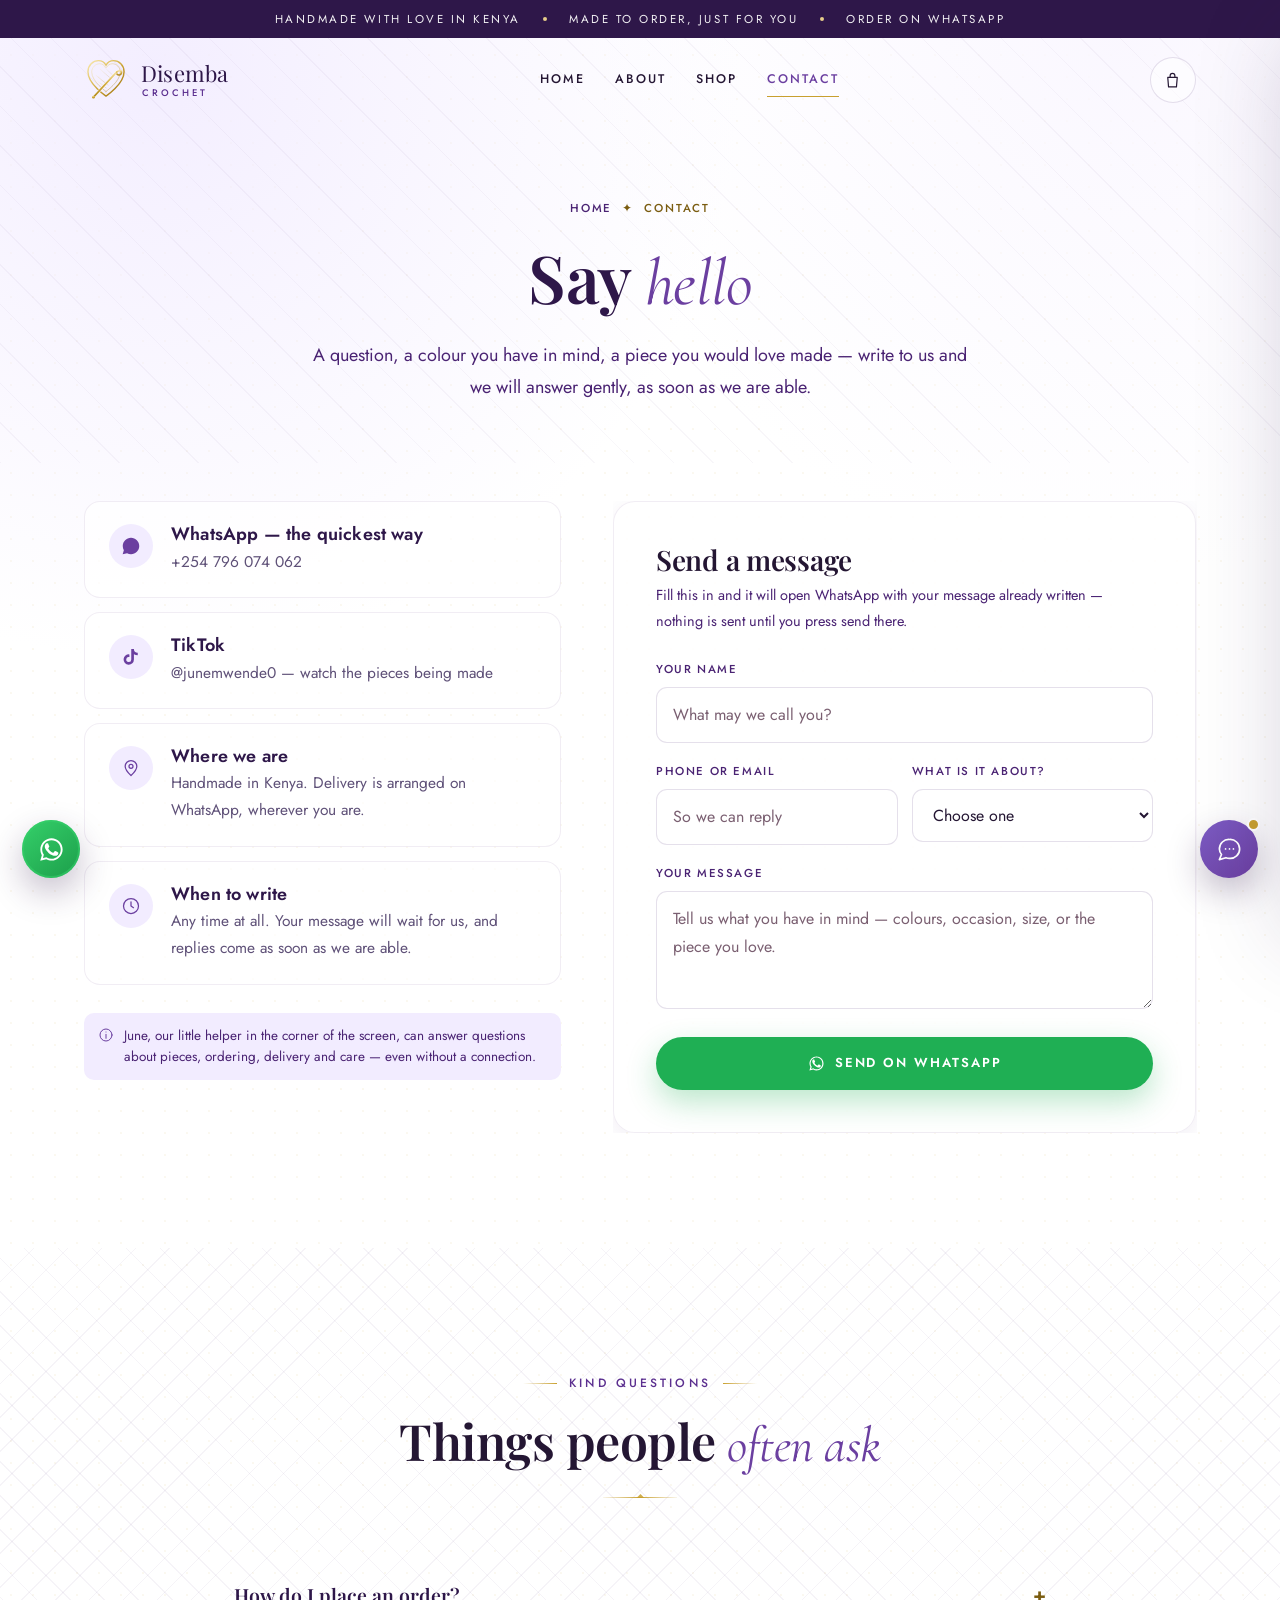
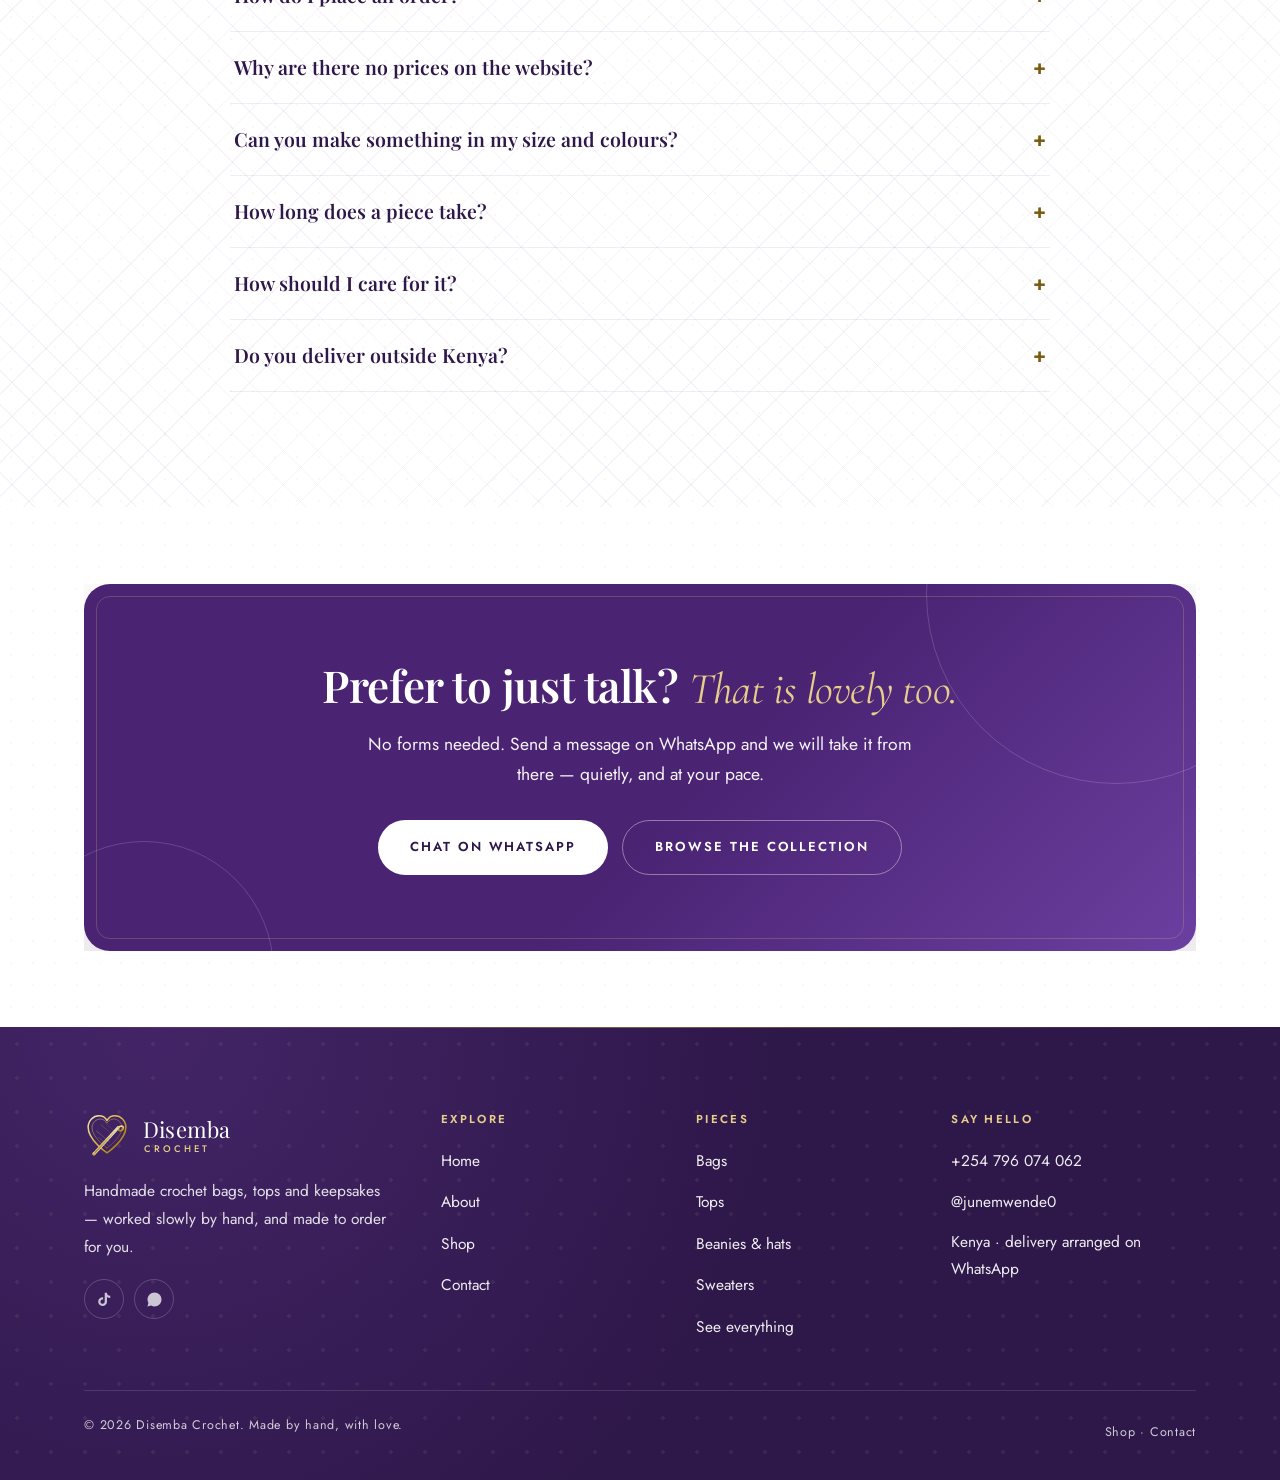
<file: contact.html>
<!DOCTYPE html>
<html lang="en">
<head>
<meta charset="utf-8">
<meta name="viewport" content="width=device-width, initial-scale=1">
<title>Contact — Disemba Crochet</title>
<meta name="description" content="Talk to Disemba Crochet on WhatsApp at +254 796 074 062, follow on TikTok, or send a message about a custom crochet piece.">
<meta name="theme-color" content="#ffffff">
<link rel="icon" href="assets/img/favicon.svg" type="image/svg+xml">
<link rel="preconnect" href="https://fonts.googleapis.com">
<link rel="preconnect" href="https://fonts.gstatic.com" crossorigin>
<link href="https://fonts.googleapis.com/css2?family=Cormorant+Garamond:ital,wght@0,300;0,400;0,500;1,300;1,400&family=Jost:wght@300;400;500;600&family=Playfair+Display:ital,wght@0,400;0,500;0,600;1,400&display=swap" rel="stylesheet">
<link rel="stylesheet" href="assets/css/style.css">
<script>document.documentElement.classList.add('js');</script>
</head>
<body>

<header class="site-header">
  <div class="topbar">
    <div class="container">
      <span>Handmade with love in Kenya</span>
      <i class="dot"></i>
      <span>Made to order, just for you</span>
      <i class="dot"></i>
      <span>Order on WhatsApp</span>
    </div>
  </div>
  <div class="container">
    <nav class="navbar" aria-label="Main navigation">
      <a class="brand" href="index.html">
        <img src="assets/img/logo-mark.svg" alt="Disemba Crochet">
        <span class="brand-text">
          <span class="brand-name">Disemba</span>
          <span class="brand-sub">Crochet</span>
        </span>
      </a>
      <div class="nav">
        <a href="index.html">Home</a>
        <a href="about.html">About</a>
        <a href="shop.html">Shop</a>
        <a href="contact.html">Contact</a>
      </div>
      <div class="header-actions">
        <button class="icon-btn" data-open-cart aria-label="Open your bag">
          <svg viewBox="0 0 24 24" fill="none" stroke="currentColor" stroke-width="1.5" stroke-linecap="round" stroke-linejoin="round" aria-hidden="true"><path d="M6 8h12l-1 12H7L6 8Z"/><path d="M9 8V6a3 3 0 0 1 6 0v2"/></svg>
          <span class="cart-count">0</span>
        </button>
        <button class="icon-btn nav-toggle" data-open-menu aria-label="Open menu">
          <svg viewBox="0 0 24 24" fill="none" stroke="currentColor" stroke-width="1.5" stroke-linecap="round" aria-hidden="true"><path d="M4 7h16M4 12h16M4 17h16"/></svg>
        </button>
      </div>
    </nav>
  </div>
</header>

<div class="mobile-menu" id="mobileMenu">
  <button class="mm-close" data-close-menu aria-label="Close menu">
    <svg viewBox="0 0 24 24" fill="none" stroke="currentColor" stroke-width="1.6" stroke-linecap="round" aria-hidden="true"><path d="M18 6 6 18M6 6l12 12"/></svg>
  </button>
  <a href="index.html">Home</a>
  <a href="about.html">About</a>
  <a href="shop.html">Shop</a>
  <a href="contact.html">Contact</a>
  <p class="mm-note">Disemba Crochet · Kenya</p>
</div>

<main>
  <section class="page-hero">
    <div class="container">
      <nav class="breadcrumb" aria-label="Breadcrumb">
        <a href="index.html">Home</a><span>✦</span><span>Contact</span>
      </nav>
      <h1 data-reveal="fade">Say <em>hello</em></h1>
      <p data-reveal="fade" data-delay="120">A question, a colour you have in mind, a piece you would love made — write to us and we will answer gently, as soon as we are able.</p>
    </div>
  </section>

  <section class="section" style="padding-top: clamp(20px, 3vw, 40px)">
    <div class="container">
      <div class="contact-grid">
        <div data-reveal="left">
          <div class="contact-list">
            <a class="contact-card" href="https://wa.me/254796074062" target="_blank" rel="noopener">
              <span class="cc-icon"><svg viewBox="0 0 24 24" fill="currentColor" aria-hidden="true"><path d="M17.5 14.4c-.3-.2-1.8-.9-2-1s-.5-.2-.7.1c-.2.3-.8 1-.9 1.2-.2.2-.4.2-.7.1-.3-.2-1.3-.5-2.4-1.5-.9-.8-1.5-1.8-1.6-2.1-.2-.3 0-.5.1-.6l.4-.5c.2-.2.2-.3.3-.5.1-.2.1-.4 0-.5-.1-.2-.7-1.6-.9-2.2-.2-.6-.5-.5-.7-.5h-.6c-.2 0-.5.1-.8.4-.3.3-1 1-1 2.5s1.1 2.9 1.2 3.1c.2.2 2.1 3.2 5.1 4.5.7.3 1.3.5 1.7.6.7.2 1.4.2 1.9.1.6-.1 1.8-.7 2-1.4.2-.7.2-1.3.2-1.4-.1-.2-.3-.2-.6-.4zM12 2C6.6 2 2.1 6.5 2.1 12c0 1.8.5 3.5 1.3 5L2 22l5.3-1.4c1.4.8 3.1 1.2 4.7 1.2 5.5 0 9.9-4.5 9.9-9.9C21.9 6.5 17.5 2 12 2z"/></svg></span>
              <div>
                <h3>WhatsApp — the quickest way</h3>
                <p>+254 796 074 062</p>
              </div>
            </a>
            <a class="contact-card" href="https://www.tiktok.com/@junemwende0" target="_blank" rel="noopener">
              <span class="cc-icon"><svg viewBox="0 0 24 24" fill="currentColor" aria-hidden="true"><path d="M16.6 5.8a5.4 5.4 0 0 1-1.1-3.4h-3.2v12.6a3 3 0 1 1-2.2-2.9V8.9a6.2 6.2 0 1 0 5.4 6.1V8.6a8.6 8.6 0 0 0 4.6 1.4V6.8a5.3 5.3 0 0 1-3.5-1z"/></svg></span>
              <div>
                <h3>TikTok</h3>
                <p>@junemwende0 — watch the pieces being made</p>
              </div>
            </a>
            <div class="contact-card">
              <span class="cc-icon"><svg viewBox="0 0 24 24" fill="none" stroke="currentColor" stroke-width="1.5" stroke-linecap="round" stroke-linejoin="round" aria-hidden="true"><path d="M12 21s7-6.2 7-11a7 7 0 1 0-14 0c0 4.8 7 11 7 11Z"/><circle cx="12" cy="10" r="2.4"/></svg></span>
              <div>
                <h3>Where we are</h3>
                <p>Handmade in Kenya. Delivery is arranged on WhatsApp, wherever you are.</p>
              </div>
            </div>
            <div class="contact-card">
              <span class="cc-icon"><svg viewBox="0 0 24 24" fill="none" stroke="currentColor" stroke-width="1.5" stroke-linecap="round" stroke-linejoin="round" aria-hidden="true"><circle cx="12" cy="12" r="9"/><path d="M12 7v5l3 2"/></svg></span>
              <div>
                <h3>When to write</h3>
                <p>Any time at all. Your message will wait for us, and replies come as soon as we are able.</p>
              </div>
            </div>
          </div>

          <div class="cart-note mt-3">
            <svg viewBox="0 0 24 24" fill="none" stroke="currentColor" stroke-width="1.5" stroke-linecap="round" aria-hidden="true"><circle cx="12" cy="12" r="9"/><path d="M12 11v6M12 7.5h.01"/></svg>
            <span>June, our little helper in the corner of the screen, can answer questions about pieces, ordering, delivery and care — even without a connection.</span>
          </div>
        </div>

        <div class="form-card" data-reveal="right">
          <h2>Send a message</h2>
          <p class="form-note">Fill this in and it will open WhatsApp with your message already written — nothing is sent until you press send there.</p>
          <form id="contactForm" novalidate>
            <div class="field">
              <label for="cName">Your name</label>
              <input id="cName" name="name" type="text" placeholder="What may we call you?" autocomplete="name">
            </div>
            <div class="field-row">
              <div class="field">
                <label for="cContact">Phone or email</label>
                <input id="cContact" name="contact" type="text" placeholder="So we can reply" autocomplete="tel">
              </div>
              <div class="field">
                <label for="cPiece">What is it about?</label>
                <select id="cPiece" name="piece">
                  <option value="">Choose one</option>
                  <option>A bag</option>
                  <option>A top or set</option>
                  <option>A sweater or cardigan</option>
                  <option>A beanie or scarf</option>
                  <option>A blanket</option>
                  <option>A custom piece</option>
                  <option>A gift</option>
                  <option>An existing order</option>
                  <option>Something else</option>
                </select>
              </div>
            </div>
            <div class="field">
              <label for="cMessage">Your message</label>
              <textarea id="cMessage" name="message" placeholder="Tell us what you have in mind — colours, occasion, size, or the piece you love."></textarea>
            </div>
            <button class="btn btn--wa btn--block" type="submit">
              <svg viewBox="0 0 24 24" fill="currentColor" aria-hidden="true"><path d="M17.5 14.4c-.3-.2-1.8-.9-2-1s-.5-.2-.7.1c-.2.3-.8 1-.9 1.2-.2.2-.4.2-.7.1-.3-.2-1.3-.5-2.4-1.5-.9-.8-1.5-1.8-1.6-2.1-.2-.3 0-.5.1-.6l.4-.5c.2-.2.2-.3.3-.5.1-.2.1-.4 0-.5-.1-.2-.7-1.6-.9-2.2-.2-.6-.5-.5-.7-.5h-.6c-.2 0-.5.1-.8.4-.3.3-1 1-1 2.5s1.1 2.9 1.2 3.1c.2.2 2.1 3.2 5.1 4.5.7.3 1.3.5 1.7.6.7.2 1.4.2 1.9.1.6-.1 1.8-.7 2-1.4.2-.7.2-1.3.2-1.4-.1-.2-.3-.2-.6-.4zM12 2C6.6 2 2.1 6.5 2.1 12c0 1.8.5 3.5 1.3 5L2 22l5.3-1.4c1.4.8 3.1 1.2 4.7 1.2 5.5 0 9.9-4.5 9.9-9.9C21.9 6.5 17.5 2 12 2zm0 18.2c-1.5 0-2.9-.4-4.2-1.2l-.3-.2-3.1.8.8-3-.2-.3c-.8-1.3-1.3-2.8-1.3-4.4 0-4.5 3.7-8.2 8.3-8.2s8.2 3.7 8.2 8.2c0 4.6-3.7 8.3-8.2 8.3z"/></svg>
              Send on WhatsApp
            </button>
          </form>
        </div>
      </div>
    </div>
  </section>

  <section class="section section--blush">
    <div class="container">
      <div class="section-head section-head--center" data-reveal>
        <p class="eyebrow">Kind questions</p>
        <h2>Things people <em>often ask</em></h2>
        <div class="gold-rule"></div>
      </div>
      <div class="faq" data-reveal="fade">
        <details>
          <summary>How do I place an order?</summary>
          <p>Find the piece you love in the shop, add it to your bag, then press “Send order on WhatsApp”. Your message arrives already written, and everything else — price, colours, delivery — is agreed in that chat.</p>
        </details>
        <details>
          <summary>Why are there no prices on the website?</summary>
          <p>Every piece is made to order, so the price depends on the yarn, the size and the colours you choose. Prices are shared on WhatsApp so you get a clear, honest figure before anything begins.</p>
        </details>
        <details>
          <summary>Can you make something in my size and colours?</summary>
          <p>Yes — that is the loveliest part of handmade. Share your measurements or the size you usually wear, and the colours you have in mind, and it will be made for you.</p>
        </details>
        <details>
          <summary>How long does a piece take?</summary>
          <p>It depends on the piece — a beanie is quick, a blanket takes much longer. You will always be given a realistic date before work begins, especially if you need it for a particular day.</p>
        </details>
        <details>
          <summary>How should I care for it?</summary>
          <p>Hand wash in cool water with a mild soap, squeeze softly rather than wringing, and dry flat in the shade. Keep it folded rather than hung, and it will stay beautiful for years.</p>
        </details>
        <details>
          <summary>Do you deliver outside Kenya?</summary>
          <p>Pieces travel wherever they are sent. Delivery is arranged on WhatsApp with your location, so you will know the options and the cost before you commit.</p>
        </details>
      </div>
    </div>
  </section>

  <section class="section section--tight">
    <div class="container">
      <div class="cta-band" data-reveal="zoom">
        <h2>Prefer to just talk? <em>That is lovely too.</em></h2>
        <p>No forms needed. Send a message on WhatsApp and we will take it from there — quietly, and at your pace.</p>
        <div class="cta-actions">
          <a class="btn btn--light" href="https://wa.me/254796074062" target="_blank" rel="noopener">Chat on WhatsApp</a>
          <a class="btn btn--outline-light" href="shop.html">Browse the collection</a>
        </div>
      </div>
    </div>
  </section>
</main>

<footer class="site-footer">
  <div class="container">
    <div class="footer-grid">
      <div>
        <div class="footer-brand">
          <img src="assets/img/logo-mark.svg" alt="">
          <span class="brand-text">
            <span class="brand-name">Disemba</span>
            <span class="brand-sub">Crochet</span>
          </span>
        </div>
        <p class="footer-about">Handmade crochet bags, tops and keepsakes — worked slowly by hand, and made to order for you.</p>
        <div class="socials">
          <a href="https://www.tiktok.com/@junemwende0" target="_blank" rel="noopener" aria-label="TikTok">
            <svg viewBox="0 0 24 24" fill="currentColor" aria-hidden="true"><path d="M16.6 5.8a5.4 5.4 0 0 1-1.1-3.4h-3.2v12.6a3 3 0 1 1-2.2-2.9V8.9a6.2 6.2 0 1 0 5.4 6.1V8.6a8.6 8.6 0 0 0 4.6 1.4V6.8a5.3 5.3 0 0 1-3.5-1z"/></svg>
          </a>
          <a href="https://wa.me/254796074062" target="_blank" rel="noopener" aria-label="WhatsApp">
            <svg viewBox="0 0 24 24" fill="currentColor" aria-hidden="true"><path d="M17.5 14.4c-.3-.2-1.8-.9-2-1s-.5-.2-.7.1c-.2.3-.8 1-.9 1.2-.2.2-.4.2-.7.1-.3-.2-1.3-.5-2.4-1.5-.9-.8-1.5-1.8-1.6-2.1-.2-.3 0-.5.1-.6l.4-.5c.2-.2.2-.3.3-.5.1-.2.1-.4 0-.5-.1-.2-.7-1.6-.9-2.2-.2-.6-.5-.5-.7-.5h-.6c-.2 0-.5.1-.8.4-.3.3-1 1-1 2.5s1.1 2.9 1.2 3.1c.2.2 2.1 3.2 5.1 4.5.7.3 1.3.5 1.7.6.7.2 1.4.2 1.9.1.6-.1 1.8-.7 2-1.4.2-.7.2-1.3.2-1.4-.1-.2-.3-.2-.6-.4zM12 2C6.6 2 2.1 6.5 2.1 12c0 1.8.5 3.5 1.3 5L2 22l5.3-1.4c1.4.8 3.1 1.2 4.7 1.2 5.5 0 9.9-4.5 9.9-9.9C21.9 6.5 17.5 2 12 2z"/></svg>
          </a>
        </div>
      </div>
      <div class="footer-col">
        <h4>Explore</h4>
        <ul>
          <li><a href="index.html">Home</a></li>
          <li><a href="about.html">About</a></li>
          <li><a href="shop.html">Shop</a></li>
          <li><a href="contact.html">Contact</a></li>
        </ul>
      </div>
      <div class="footer-col">
        <h4>Pieces</h4>
        <ul>
          <li><a href="shop.html?category=Bags">Bags</a></li>
          <li><a href="shop.html?category=Tops">Tops</a></li>
          <li><a href="shop.html?category=Beanies%20%26%20Hats">Beanies &amp; hats</a></li>
          <li><a href="shop.html?category=Sweaters%20%26%20Cardigans">Sweaters</a></li>
          <li><a href="shop.html">See everything</a></li>
        </ul>
      </div>
      <div class="footer-col">
        <h4>Say hello</h4>
        <ul>
          <li><a href="https://wa.me/254796074062" target="_blank" rel="noopener">+254 796 074 062</a></li>
          <li><a href="https://www.tiktok.com/@junemwende0" target="_blank" rel="noopener">@junemwende0</a></li>
          <li><p>Kenya · delivery arranged on WhatsApp</p></li>
        </ul>
      </div>
    </div>
    <div class="footer-bottom">
      <p>© <span data-year>2026</span> Disemba Crochet. Made by hand, with love.</p>
      <p><a href="shop.html">Shop</a> · <a href="contact.html">Contact</a></p>
    </div>
  </div>
</footer>

<a class="fab fab-wa" href="https://wa.me/254796074062" target="_blank" rel="noopener" aria-label="Chat on WhatsApp">
  <span class="fab-label">Chat on WhatsApp</span>
  <svg viewBox="0 0 24 24" fill="currentColor" aria-hidden="true"><path d="M17.5 14.4c-.3-.2-1.8-.9-2-1s-.5-.2-.7.1c-.2.3-.8 1-.9 1.2-.2.2-.4.2-.7.1-.3-.2-1.3-.5-2.4-1.5-.9-.8-1.5-1.8-1.6-2.1-.2-.3 0-.5.1-.6l.4-.5c.2-.2.2-.3.3-.5.1-.2.1-.4 0-.5-.1-.2-.7-1.6-.9-2.2-.2-.6-.5-.5-.7-.5h-.6c-.2 0-.5.1-.8.4-.3.3-1 1-1 2.5s1.1 2.9 1.2 3.1c.2.2 2.1 3.2 5.1 4.5.7.3 1.3.5 1.7.6.7.2 1.4.2 1.9.1.6-.1 1.8-.7 2-1.4.2-.7.2-1.3.2-1.4-.1-.2-.3-.2-.6-.4zM12 2C6.6 2 2.1 6.5 2.1 12c0 1.8.5 3.5 1.3 5L2 22l5.3-1.4c1.4.8 3.1 1.2 4.7 1.2 5.5 0 9.9-4.5 9.9-9.9C21.9 6.5 17.5 2 12 2zm0 18.2c-1.5 0-2.9-.4-4.2-1.2l-.3-.2-3.1.8.8-3-.2-.3c-.8-1.3-1.3-2.8-1.3-4.4 0-4.5 3.7-8.2 8.3-8.2s8.2 3.7 8.2 8.2c0 4.6-3.7 8.3-8.2 8.3z"/></svg>
</a>

<script src="assets/js/products.js"></script>
<script src="assets/js/app.js"></script>
<script src="assets/js/chatbot.js"></script>
</body>
</html>
</file>
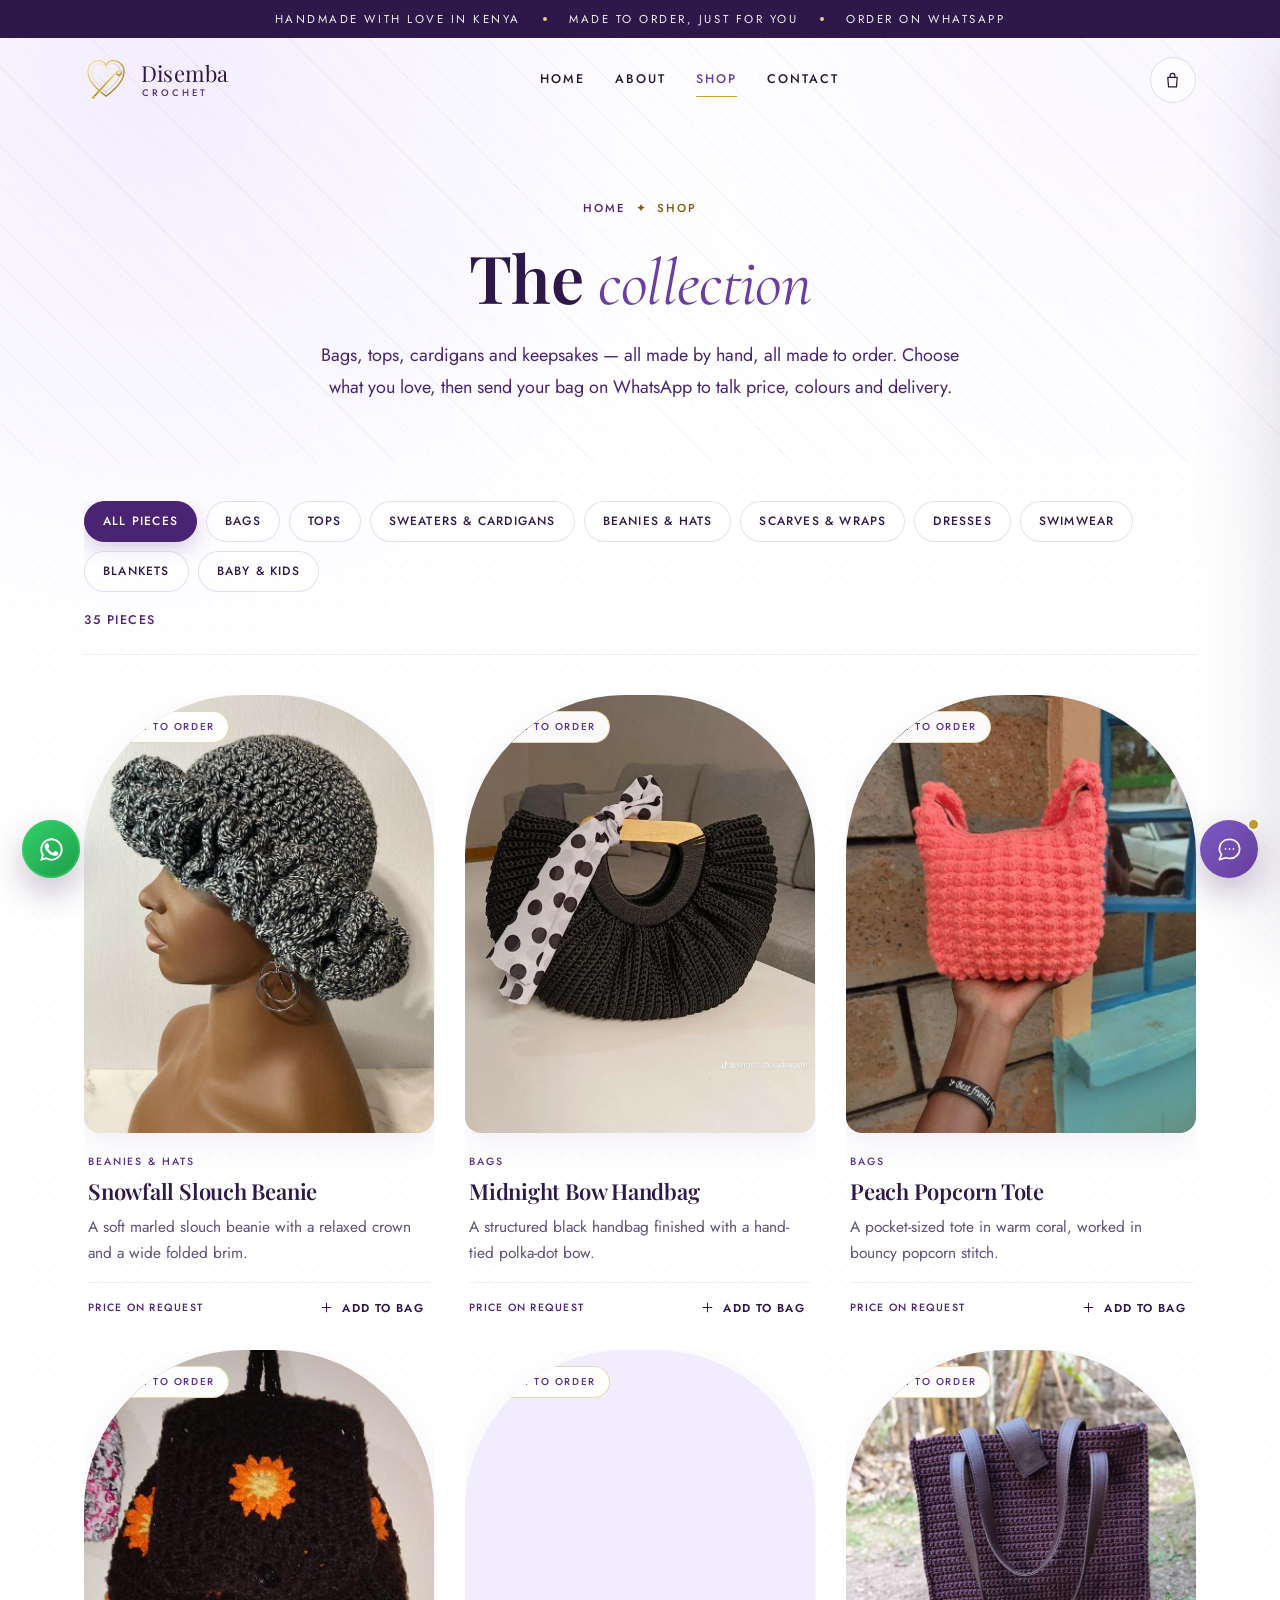
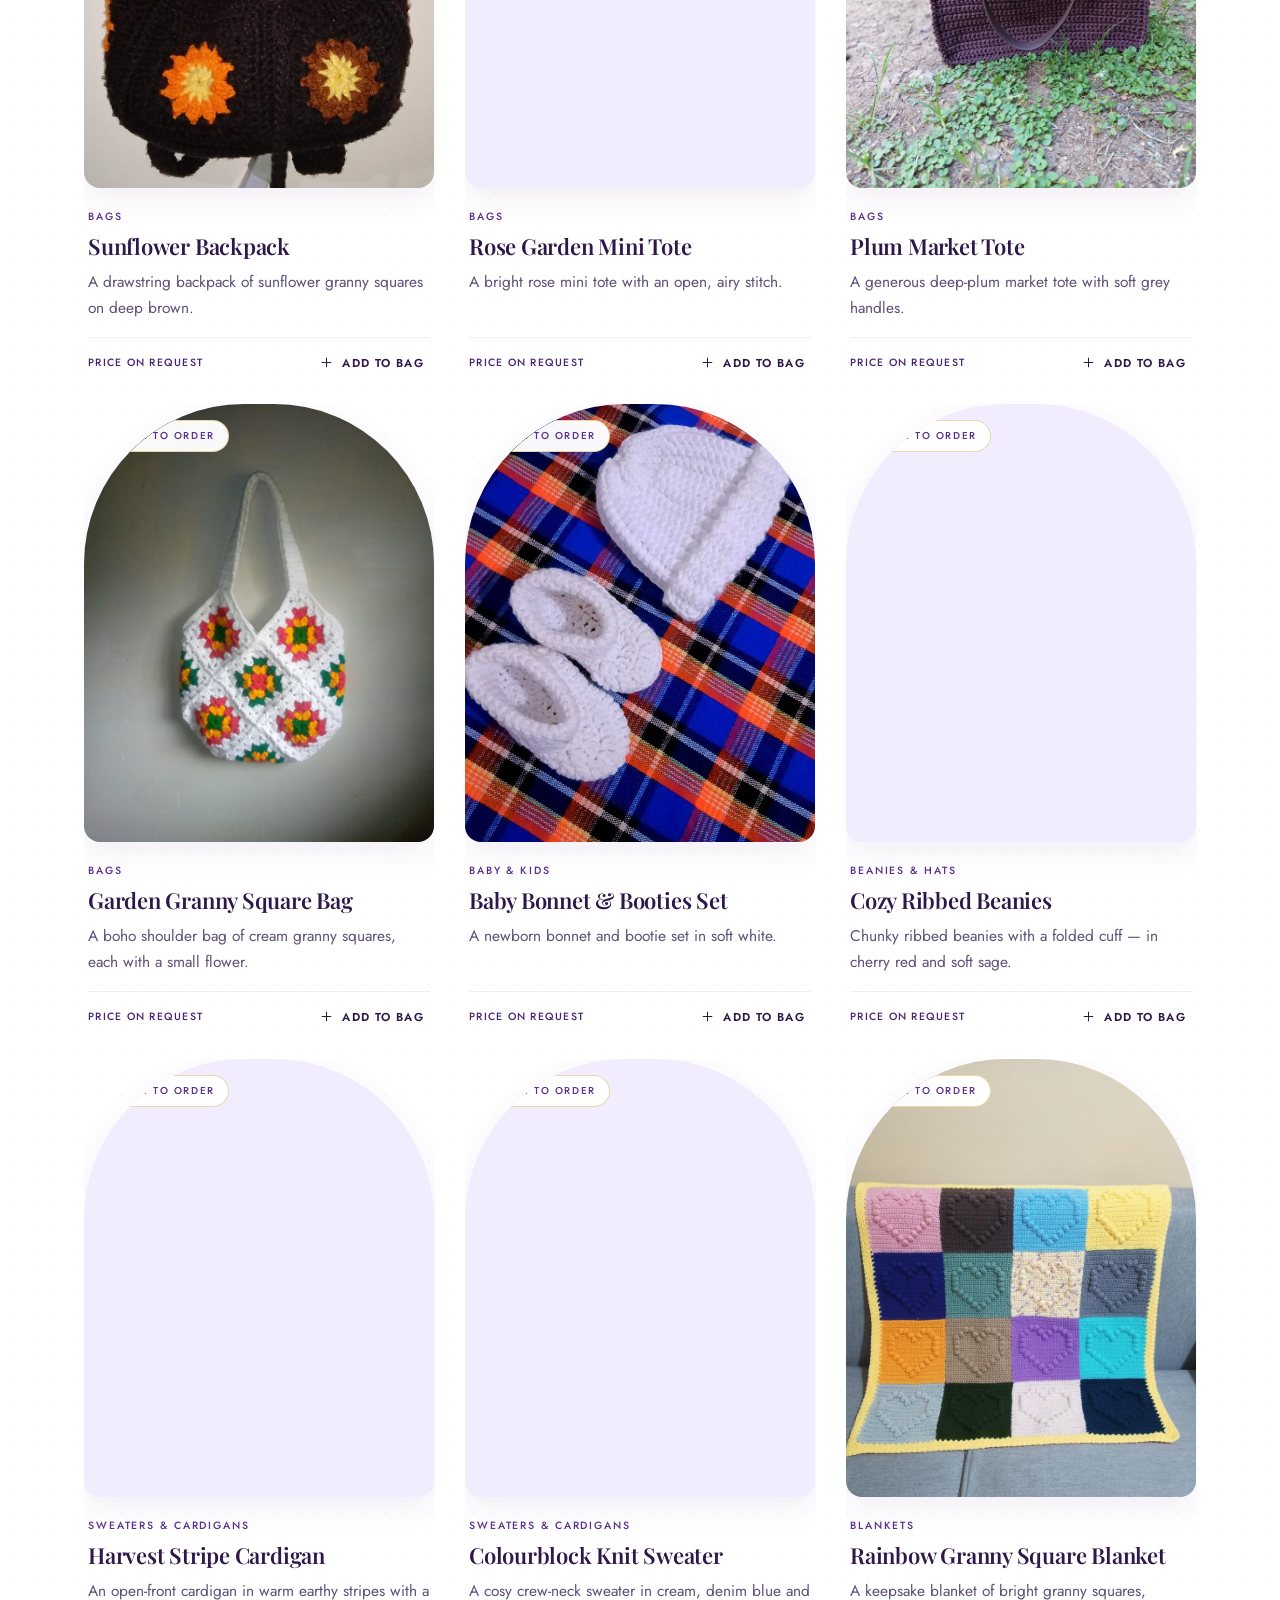
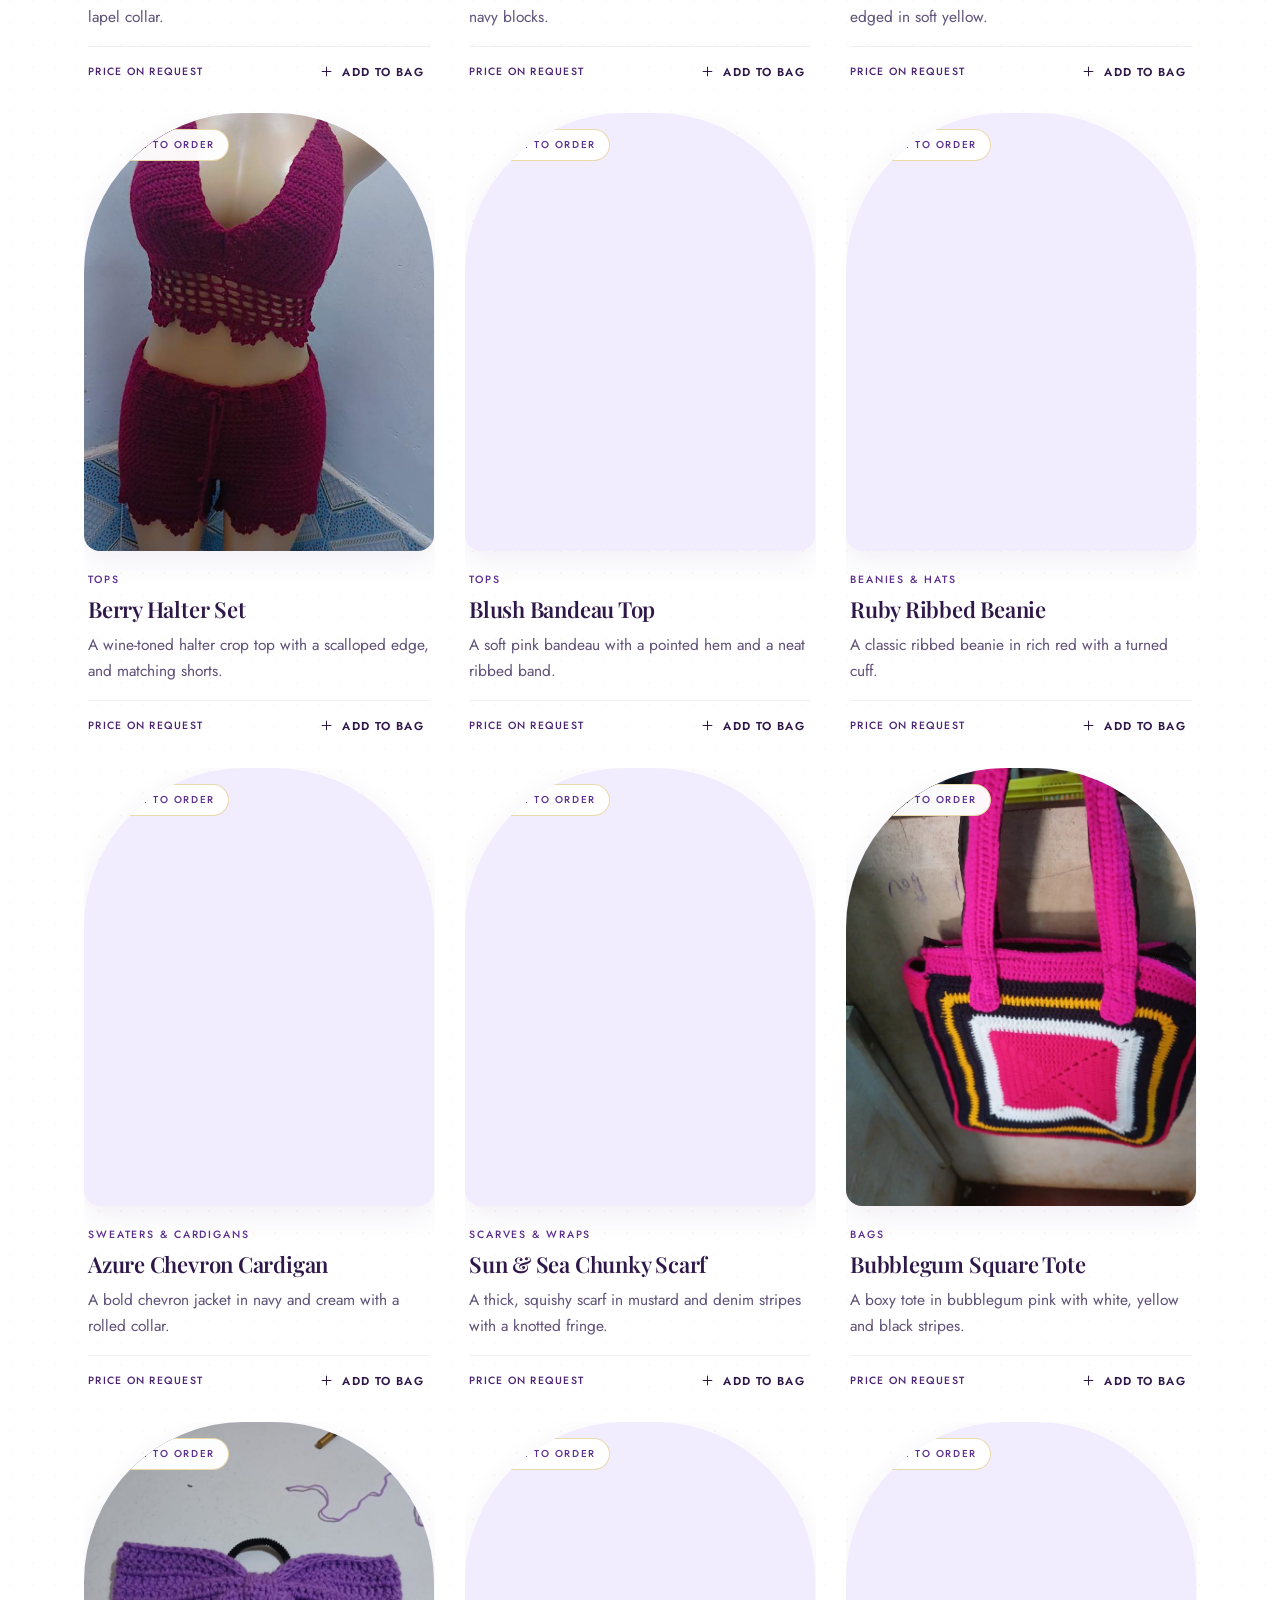
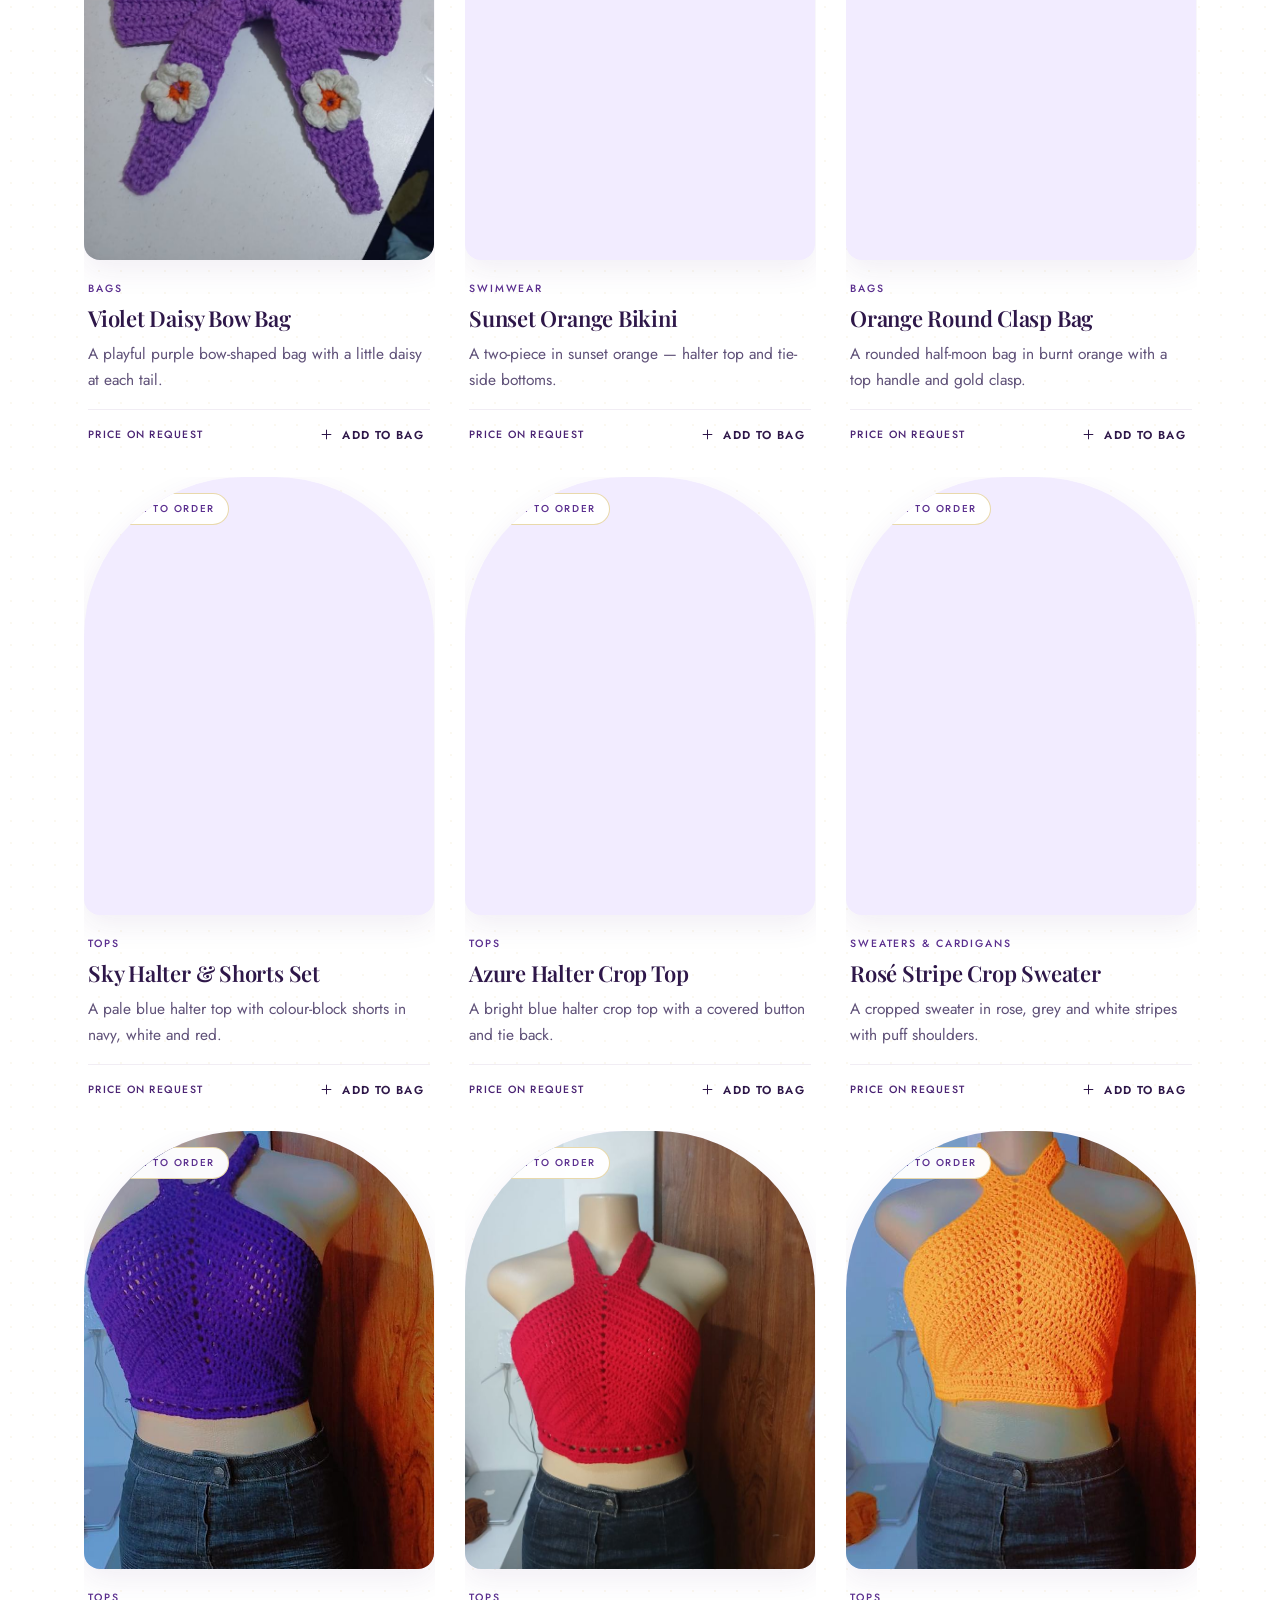
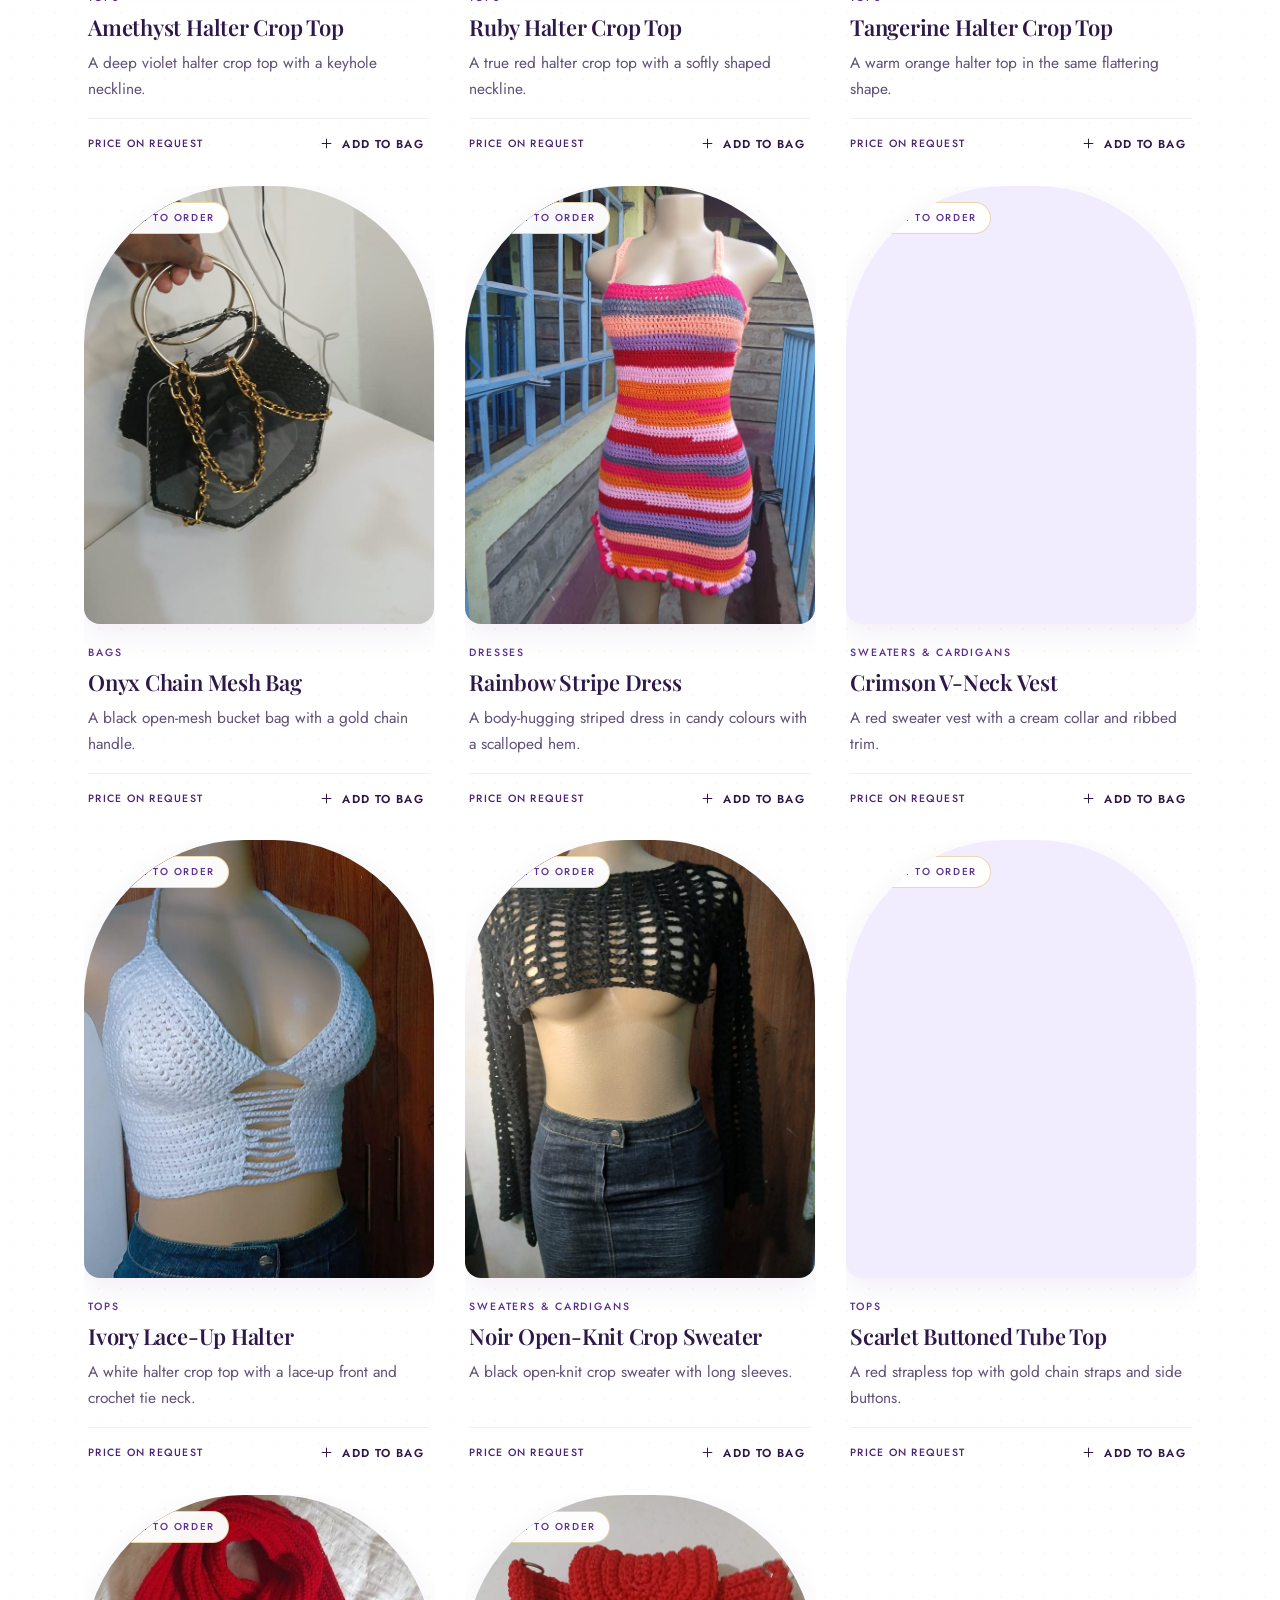
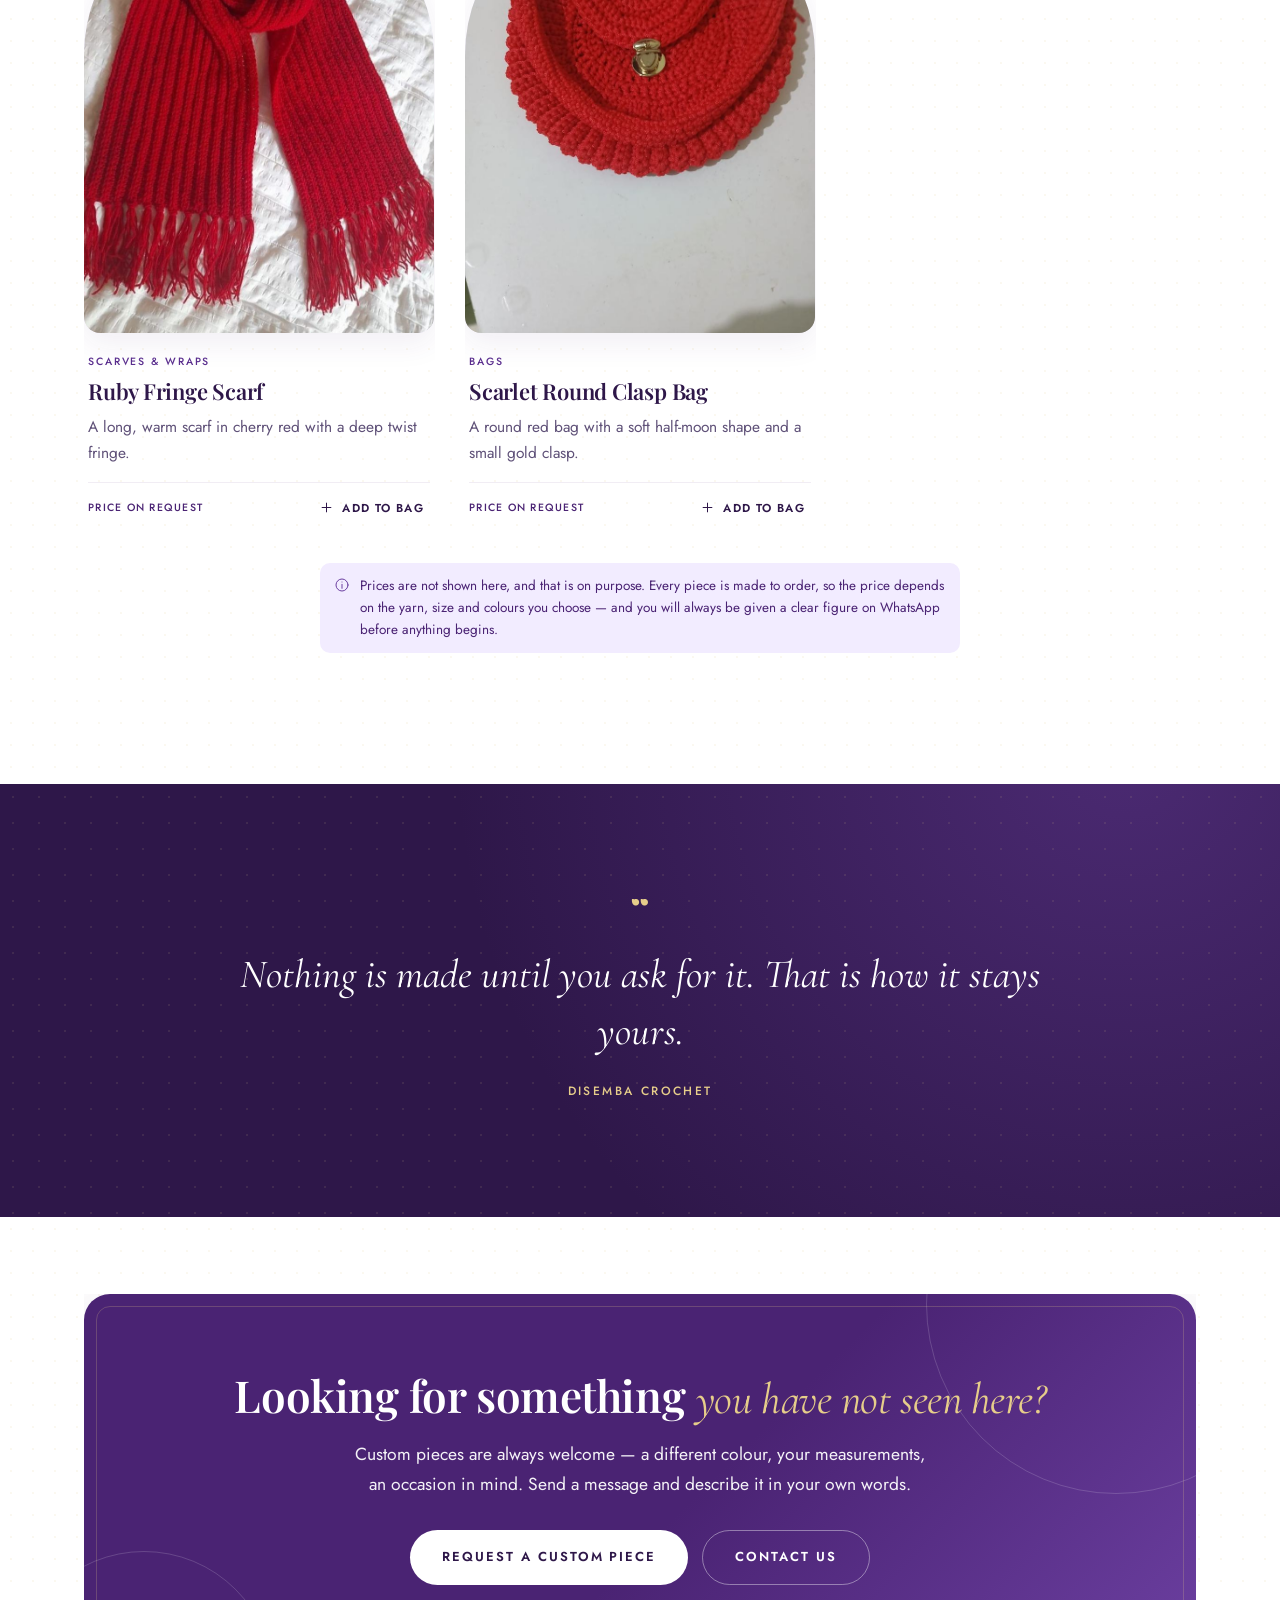
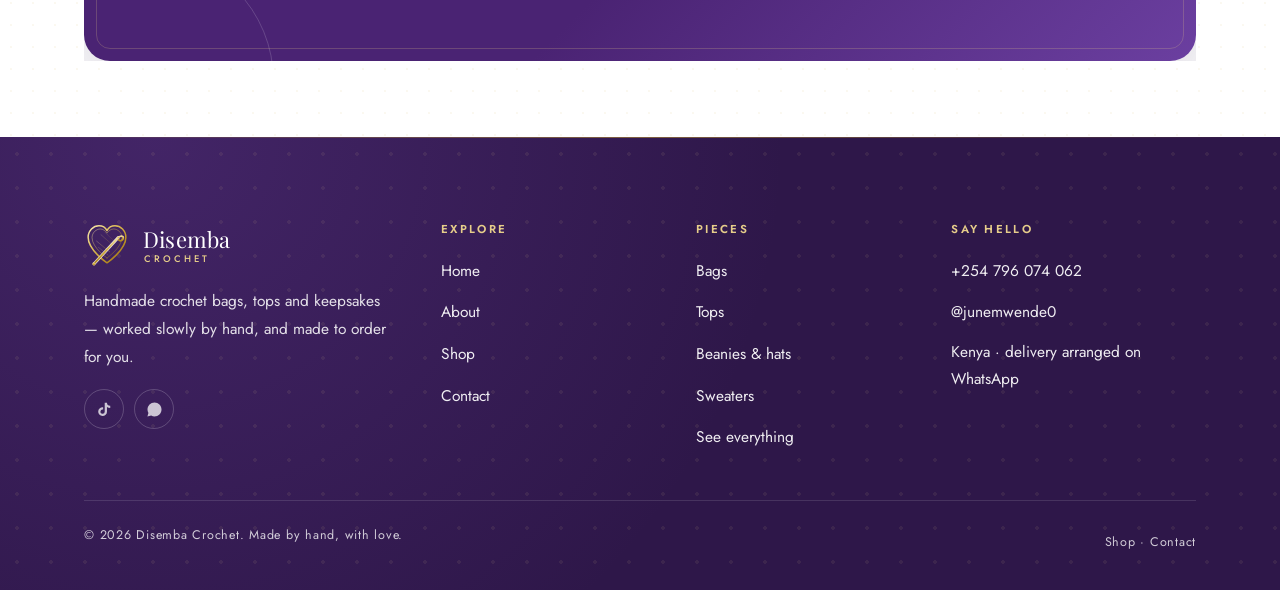
<file: shop.html>
<!DOCTYPE html>
<html lang="en">
<head>
<meta charset="utf-8">
<meta name="viewport" content="width=device-width, initial-scale=1">
<title>Shop — Disemba Crochet</title>
<meta name="description" content="Browse handmade crochet bags, tops, cardigans, beanies, scarves and blankets. Add to your bag and send the order on WhatsApp.">
<meta name="theme-color" content="#ffffff">
<link rel="icon" href="assets/img/favicon.svg" type="image/svg+xml">
<link rel="preconnect" href="https://fonts.googleapis.com">
<link rel="preconnect" href="https://fonts.gstatic.com" crossorigin>
<link href="https://fonts.googleapis.com/css2?family=Cormorant+Garamond:ital,wght@0,300;0,400;0,500;1,300;1,400&family=Jost:wght@300;400;500;600&family=Playfair+Display:ital,wght@0,400;0,500;0,600;1,400&display=swap" rel="stylesheet">
<link rel="stylesheet" href="assets/css/style.css">
<script>document.documentElement.classList.add('js');</script>
</head>
<body>

<header class="site-header">
  <div class="topbar">
    <div class="container">
      <span>Handmade with love in Kenya</span>
      <i class="dot"></i>
      <span>Made to order, just for you</span>
      <i class="dot"></i>
      <span>Order on WhatsApp</span>
    </div>
  </div>
  <div class="container">
    <nav class="navbar" aria-label="Main navigation">
      <a class="brand" href="index.html">
        <img src="assets/img/logo-mark.svg" alt="Disemba Crochet">
        <span class="brand-text">
          <span class="brand-name">Disemba</span>
          <span class="brand-sub">Crochet</span>
        </span>
      </a>
      <div class="nav">
        <a href="index.html">Home</a>
        <a href="about.html">About</a>
        <a href="shop.html">Shop</a>
        <a href="contact.html">Contact</a>
      </div>
      <div class="header-actions">
        <button class="icon-btn" data-open-cart aria-label="Open your bag">
          <svg viewBox="0 0 24 24" fill="none" stroke="currentColor" stroke-width="1.5" stroke-linecap="round" stroke-linejoin="round" aria-hidden="true"><path d="M6 8h12l-1 12H7L6 8Z"/><path d="M9 8V6a3 3 0 0 1 6 0v2"/></svg>
          <span class="cart-count">0</span>
        </button>
        <button class="icon-btn nav-toggle" data-open-menu aria-label="Open menu">
          <svg viewBox="0 0 24 24" fill="none" stroke="currentColor" stroke-width="1.5" stroke-linecap="round" aria-hidden="true"><path d="M4 7h16M4 12h16M4 17h16"/></svg>
        </button>
      </div>
    </nav>
  </div>
</header>

<div class="mobile-menu" id="mobileMenu">
  <button class="mm-close" data-close-menu aria-label="Close menu">
    <svg viewBox="0 0 24 24" fill="none" stroke="currentColor" stroke-width="1.6" stroke-linecap="round" aria-hidden="true"><path d="M18 6 6 18M6 6l12 12"/></svg>
  </button>
  <a href="index.html">Home</a>
  <a href="about.html">About</a>
  <a href="shop.html">Shop</a>
  <a href="contact.html">Contact</a>
  <p class="mm-note">Disemba Crochet · Kenya</p>
</div>

<main>
  <section class="page-hero">
    <div class="container">
      <nav class="breadcrumb" aria-label="Breadcrumb">
        <a href="index.html">Home</a><span>✦</span><span>Shop</span>
      </nav>
      <h1 data-reveal="fade">The <em>collection</em></h1>
      <p data-reveal="fade" data-delay="120">Bags, tops, cardigans and keepsakes — all made by hand, all made to order. Choose what you love, then send your bag on WhatsApp to talk price, colours and delivery.</p>
    </div>
  </section>

  <section class="section" style="padding-top: clamp(20px, 3vw, 40px)">
    <div class="container">
      <div class="shop-toolbar" data-reveal="fade">
        <div class="filters" id="shopFilters" aria-label="Filter pieces by category"></div>
        <p class="shop-count" id="shopCount"></p>
      </div>

      <div class="product-grid" id="shopGrid"></div>

      <div class="cart-note mt-3" style="max-width: 640px; margin-inline: auto; margin-top: 44px; text-align: left" data-reveal="fade">
        <svg viewBox="0 0 24 24" fill="none" stroke="currentColor" stroke-width="1.5" stroke-linecap="round" aria-hidden="true"><circle cx="12" cy="12" r="9"/><path d="M12 11v6M12 7.5h.01"/></svg>
        <span>Prices are not shown here, and that is on purpose. Every piece is made to order, so the price depends on the yarn, size and colours you choose — and you will always be given a clear figure on WhatsApp before anything begins.</span>
      </div>
    </div>
  </section>

  <section class="section section--plum">
    <div class="container">
      <div class="quote-block" data-reveal="fade">
        <span class="quote-mark">“</span>
        <blockquote>Nothing is made until you ask for it. That is how it stays yours.</blockquote>
        <p class="quote-by">Disemba Crochet</p>
      </div>
    </div>
  </section>

  <section class="section section--tight">
    <div class="container">
      <div class="cta-band" data-reveal="zoom">
        <h2>Looking for something <em>you have not seen here?</em></h2>
        <p>Custom pieces are always welcome — a different colour, your measurements, an occasion in mind. Send a message and describe it in your own words.</p>
        <div class="cta-actions">
          <a class="btn btn--light" href="https://wa.me/254796074062?text=Hello%20Disemba%20Crochet%20%F0%9F%8C%B8%20I%20would%20love%20to%20talk%20about%20a%20custom%20piece." target="_blank" rel="noopener">Request a custom piece</a>
          <a class="btn btn--outline-light" href="contact.html">Contact us</a>
        </div>
      </div>
    </div>
  </section>
</main>

<footer class="site-footer">
  <div class="container">
    <div class="footer-grid">
      <div>
        <div class="footer-brand">
          <img src="assets/img/logo-mark.svg" alt="">
          <span class="brand-text">
            <span class="brand-name">Disemba</span>
            <span class="brand-sub">Crochet</span>
          </span>
        </div>
        <p class="footer-about">Handmade crochet bags, tops and keepsakes — worked slowly by hand, and made to order for you.</p>
        <div class="socials">
          <a href="https://www.tiktok.com/@junemwende0" target="_blank" rel="noopener" aria-label="TikTok">
            <svg viewBox="0 0 24 24" fill="currentColor" aria-hidden="true"><path d="M16.6 5.8a5.4 5.4 0 0 1-1.1-3.4h-3.2v12.6a3 3 0 1 1-2.2-2.9V8.9a6.2 6.2 0 1 0 5.4 6.1V8.6a8.6 8.6 0 0 0 4.6 1.4V6.8a5.3 5.3 0 0 1-3.5-1z"/></svg>
          </a>
          <a href="https://wa.me/254796074062" target="_blank" rel="noopener" aria-label="WhatsApp">
            <svg viewBox="0 0 24 24" fill="currentColor" aria-hidden="true"><path d="M17.5 14.4c-.3-.2-1.8-.9-2-1s-.5-.2-.7.1c-.2.3-.8 1-.9 1.2-.2.2-.4.2-.7.1-.3-.2-1.3-.5-2.4-1.5-.9-.8-1.5-1.8-1.6-2.1-.2-.3 0-.5.1-.6l.4-.5c.2-.2.2-.3.3-.5.1-.2.1-.4 0-.5-.1-.2-.7-1.6-.9-2.2-.2-.6-.5-.5-.7-.5h-.6c-.2 0-.5.1-.8.4-.3.3-1 1-1 2.5s1.1 2.9 1.2 3.1c.2.2 2.1 3.2 5.1 4.5.7.3 1.3.5 1.7.6.7.2 1.4.2 1.9.1.6-.1 1.8-.7 2-1.4.2-.7.2-1.3.2-1.4-.1-.2-.3-.2-.6-.4zM12 2C6.6 2 2.1 6.5 2.1 12c0 1.8.5 3.5 1.3 5L2 22l5.3-1.4c1.4.8 3.1 1.2 4.7 1.2 5.5 0 9.9-4.5 9.9-9.9C21.9 6.5 17.5 2 12 2z"/></svg>
          </a>
        </div>
      </div>
      <div class="footer-col">
        <h4>Explore</h4>
        <ul>
          <li><a href="index.html">Home</a></li>
          <li><a href="about.html">About</a></li>
          <li><a href="shop.html">Shop</a></li>
          <li><a href="contact.html">Contact</a></li>
        </ul>
      </div>
      <div class="footer-col">
        <h4>Pieces</h4>
        <ul>
          <li><a href="shop.html?category=Bags">Bags</a></li>
          <li><a href="shop.html?category=Tops">Tops</a></li>
          <li><a href="shop.html?category=Beanies%20%26%20Hats">Beanies &amp; hats</a></li>
          <li><a href="shop.html?category=Sweaters%20%26%20Cardigans">Sweaters</a></li>
          <li><a href="shop.html">See everything</a></li>
        </ul>
      </div>
      <div class="footer-col">
        <h4>Say hello</h4>
        <ul>
          <li><a href="https://wa.me/254796074062" target="_blank" rel="noopener">+254 796 074 062</a></li>
          <li><a href="https://www.tiktok.com/@junemwende0" target="_blank" rel="noopener">@junemwende0</a></li>
          <li><p>Kenya · delivery arranged on WhatsApp</p></li>
        </ul>
      </div>
    </div>
    <div class="footer-bottom">
      <p>© <span data-year>2026</span> Disemba Crochet. Made by hand, with love.</p>
      <p><a href="shop.html">Shop</a> · <a href="contact.html">Contact</a></p>
    </div>
  </div>
</footer>

<a class="fab fab-wa" href="https://wa.me/254796074062" target="_blank" rel="noopener" aria-label="Chat on WhatsApp">
  <span class="fab-label">Chat on WhatsApp</span>
  <svg viewBox="0 0 24 24" fill="currentColor" aria-hidden="true"><path d="M17.5 14.4c-.3-.2-1.8-.9-2-1s-.5-.2-.7.1c-.2.3-.8 1-.9 1.2-.2.2-.4.2-.7.1-.3-.2-1.3-.5-2.4-1.5-.9-.8-1.5-1.8-1.6-2.1-.2-.3 0-.5.1-.6l.4-.5c.2-.2.2-.3.3-.5.1-.2.1-.4 0-.5-.1-.2-.7-1.6-.9-2.2-.2-.6-.5-.5-.7-.5h-.6c-.2 0-.5.1-.8.4-.3.3-1 1-1 2.5s1.1 2.9 1.2 3.1c.2.2 2.1 3.2 5.1 4.5.7.3 1.3.5 1.7.6.7.2 1.4.2 1.9.1.6-.1 1.8-.7 2-1.4.2-.7.2-1.3.2-1.4-.1-.2-.3-.2-.6-.4zM12 2C6.6 2 2.1 6.5 2.1 12c0 1.8.5 3.5 1.3 5L2 22l5.3-1.4c1.4.8 3.1 1.2 4.7 1.2 5.5 0 9.9-4.5 9.9-9.9C21.9 6.5 17.5 2 12 2zm0 18.2c-1.5 0-2.9-.4-4.2-1.2l-.3-.2-3.1.8.8-3-.2-.3c-.8-1.3-1.3-2.8-1.3-4.4 0-4.5 3.7-8.2 8.3-8.2s8.2 3.7 8.2 8.2c0 4.6-3.7 8.3-8.2 8.3z"/></svg>
</a>

<script src="assets/js/products.js"></script>
<script src="assets/js/app.js"></script>
<script src="assets/js/chatbot.js"></script>
</body>
</html>
</file>
<file: assets/css/style.css>
/* ============================================================
   Disemba Crochet — stylesheet
   A classic, soft, girlish design system
   ============================================================ */

/* ---------- 1. Tokens ---------- */
:root {
  --cream: #ffffff;
  --cream-2: #faf7ff;
  --blush: #f2ecff;
  --blush-2: #e4d8ff;
  --rose: #b49cf0;
  --rose-deep: #7c5cc4;
  --berry: #6b3fa0;
  --plum: #4a2373;
  --plum-deep: #2e1749;
  --gold: #c8a02f;
  --gold-soft: #e6cd8a;
  --gold-ink: #7a5c10;
  --ink: #241633;
  --muted: #5f5178;
  --berry-deep: #5b2f8f;
  --line: rgba(74, 35, 115, .14);
  --line-soft: rgba(74, 35, 115, .08);
  --white: #fff;

  --serif: 'Playfair Display', 'Times New Roman', Georgia, serif;
  --display: 'Cormorant Garamond', 'Playfair Display', Georgia, serif;
  --sans: 'Jost', 'Helvetica Neue', Arial, sans-serif;

  --shadow-sm: 0 6px 22px rgba(74, 35, 115, .07);
  --shadow-md: 0 18px 48px rgba(74, 35, 115, .12);
  --shadow-lg: 0 34px 90px rgba(46, 23, 73, .2);
  --ease: cubic-bezier(.22, 1, .36, 1);

  --header-h: 84px;
  --maxw: 1200px;
  --radius: 18px;
}

/* ---------- 2. Reset & base ---------- */
*, *::before, *::after { box-sizing: border-box; }

html {
  -webkit-text-size-adjust: 100%;
  scroll-behavior: smooth;
}

body {
  margin: 0;
  background: var(--cream);
  color: var(--ink);
  font-family: var(--sans);
  font-weight: 400;
  font-size: 17.5px;
  line-height: 1.75;
  -webkit-font-smoothing: antialiased;
  overflow-x: hidden;
  background-image:
    radial-gradient(circle at 12% 8%, rgba(242, 236, 255, .9), transparent 42%),
    radial-gradient(circle at 88% 4%, rgba(250, 247, 255, .95), transparent 38%),
    radial-gradient(rgba(200, 160, 47, .07) 1px, transparent 1px);
  background-size: auto, auto, 22px 22px;
  background-attachment: fixed, fixed, scroll;
}

img { max-width: 100%; display: block; }
a { color: inherit; text-decoration: none; }
button { font: inherit; color: inherit; cursor: pointer; border: 0; background: none; }
input, textarea, select { font: inherit; color: inherit; }
ul { margin: 0; padding: 0; list-style: none; }
h1, h2, h3, h4 { margin: 0; font-family: var(--serif); font-weight: 600; line-height: 1.15; letter-spacing: -.01em; }
p { margin: 0 0 1.1em; }
p:last-child { margin-bottom: 0; }

::selection { background: var(--blush-2); color: var(--plum-deep); }

:focus-visible {
  outline: 2px solid var(--berry);
  outline-offset: 3px;
  border-radius: 4px;
}

/* ---------- 3. Layout helpers ---------- */
.container {
  width: 100%;
  max-width: var(--maxw);
  margin-inline: auto;
  padding-inline: clamp(20px, 5vw, 44px);
}

.section {
  position: relative;
  padding-block: clamp(70px, 9vw, 126px);
}

.section--tight { padding-block: clamp(52px, 6vw, 82px); }
.section--blush {
  background: linear-gradient(180deg, var(--cream) 0%, var(--blush) 22%, var(--blush) 78%, var(--cream) 100%);
}
.section--paper {
  background: linear-gradient(180deg, var(--white) 0%, var(--cream-2) 100%);
}
.section--plum {
  background: var(--plum-deep);
  color: var(--cream);
}
.section--plum h1, .section--plum h2, .section--plum h3 { color: var(--cream); }

.lede {
  font-size: clamp(17px, 1.4vw, 19px);
  color: var(--muted);
  max-width: 58ch;
}

.eyebrow {
  display: inline-flex;
  align-items: center;
  gap: 12px;
  font-family: var(--sans);
  font-size: 12px;
  font-weight: 500;
  letter-spacing: .26em;
  text-transform: uppercase;
  color: var(--berry-deep);
  margin-bottom: 18px;
}
.eyebrow::before {
  content: '';
  width: 34px;
  height: 1px;
  background: linear-gradient(90deg, transparent, var(--gold));
}

.section-head { max-width: 720px; margin-bottom: clamp(38px, 5vw, 62px); }
.section-head--center { margin-inline: auto; text-align: center; }
.section-head--center .eyebrow::after {
  content: '';
  width: 34px;
  height: 1px;
  background: linear-gradient(270deg, transparent, var(--gold));
}
.section-head h2 {
  font-size: clamp(31px, 4.2vw, 50px);
  margin-bottom: 16px;
}
.section-head h2 em {
  font-family: var(--display);
  font-style: italic;
  color: var(--berry);
  font-weight: 400;
}

h1 em, h2 em, h3 em {
  font-family: var(--display);
  font-style: italic;
  font-weight: 400;
  color: var(--berry);
}
.section--plum h1 em, .section--plum h2 em, .cta-band h2 em { color: var(--gold-soft); }

.split h2 {
  font-size: clamp(29px, 3.6vw, 43px);
  margin-bottom: 18px;
  color: var(--plum-deep);
}
.split > div > .eyebrow { margin-bottom: 14px; }

.collage {
  display: grid;
  grid-template-columns: repeat(3, 1fr);
  gap: 16px;
}
.collage figure {
  margin: 0;
  overflow: hidden;
  border-radius: 14px;
  aspect-ratio: 3 / 4;
  box-shadow: var(--shadow-sm);
  background: var(--blush);
}
.collage img { width: 100%; height: 100%; object-fit: cover; transition: transform 1.2s var(--ease); }
.collage figure:hover img { transform: scale(1.06); }

.msg--bot { flex-direction: column; align-items: flex-start; }
.msg--user { flex-direction: column; align-items: flex-end; }

@media (max-width: 760px) {
  .collage { grid-template-columns: 1fr 1fr; }
  .collage figure:first-child { grid-column: span 2; aspect-ratio: 16 / 11; }
}

.gold-rule {
  width: 74px;
  height: 1px;
  background: linear-gradient(90deg, var(--gold), rgba(200, 160, 47, .1));
  margin: 22px 0 0;
}
.section-head--center .gold-rule { margin-inline: auto; background: linear-gradient(90deg, rgba(200,160,47,.1), var(--gold), rgba(200,160,47,.1)); }

/* ---------- 4. Buttons ---------- */
.btn {
  position: relative;
  display: inline-flex;
  align-items: center;
  justify-content: center;
  gap: 10px;
  padding: 15px 32px;
  border-radius: 999px;
  font-family: var(--sans);
  font-size: 13px;
  font-weight: 600;
  letter-spacing: .15em;
  text-transform: uppercase;
  transition: transform .5s var(--ease), box-shadow .5s var(--ease), background .4s ease, color .4s ease, border-color .4s ease;
  overflow: hidden;
  isolation: isolate;
}
.btn:hover { transform: translateY(-2px); }
.btn:active { transform: translateY(0); }

.btn--primary {
  background: linear-gradient(135deg, var(--plum) 0%, var(--berry) 100%);
  color: var(--cream);
  box-shadow: 0 12px 30px rgba(74, 35, 115, .24);
}
.btn--primary:hover { box-shadow: 0 18px 42px rgba(74, 35, 115, .32); }

.btn--ghost {
  border: 1px solid rgba(74, 35, 115, .26);
  color: var(--plum);
  background: rgba(255, 255, 255, .4);
}
.btn--ghost:hover { border-color: var(--berry); background: var(--white); }

.btn--gold {
  background: linear-gradient(135deg, #d9b24a, #b8871c);
  color: #2f1a24;
  box-shadow: 0 12px 28px rgba(200, 160, 47, .3);
}
.btn--gold:hover { box-shadow: 0 18px 40px rgba(200, 160, 47, .42); }

.btn--light {
  background: var(--cream);
  color: var(--plum-deep);
}
.btn--outline-light {
  border: 1px solid rgba(255, 255, 255, .4);
  color: var(--cream);
}
.btn--outline-light:hover { background: rgba(255, 255, 255, .1); }

.btn--wa {
  background: #1faf54;
  color: #fff;
  box-shadow: 0 12px 30px rgba(31, 175, 84, .3);
}
.btn--wa:hover { background: #199a49; }

.btn--sm { padding: 12px 24px; font-size: 11.5px; letter-spacing: .14em; }
.btn--block { width: 100%; }

.btn svg { width: 17px; height: 17px; flex: none; }

.link-arrow {
  display: inline-flex;
  align-items: center;
  gap: 10px;
  font-size: 12px;
  letter-spacing: .2em;
  text-transform: uppercase;
  color: var(--plum);
  padding-bottom: 4px;
  border-bottom: 1px solid var(--line);
  transition: border-color .4s ease, gap .4s ease, color .4s ease;
}
.link-arrow:hover { gap: 16px; border-color: var(--berry); color: var(--berry); }
.link-arrow svg { width: 15px; height: 15px; }

/* ---------- 5. Header ---------- */
.site-header {
  position: fixed;
  inset: 0 0 auto;
  z-index: 900;
  transition: background .5s ease, box-shadow .5s ease, backdrop-filter .5s ease;
}
.site-header::after {
  content: '';
  position: absolute;
  inset: 0;
  background: linear-gradient(180deg, rgba(255, 255, 255, .96), rgba(255, 255, 255, .82));
  backdrop-filter: blur(14px) saturate(1.2);
  opacity: 0;
  transition: opacity .5s ease;
  z-index: -1;
}
.site-header.is-stuck::after { opacity: 1; }
.site-header.is-stuck { box-shadow: 0 8px 34px rgba(74, 35, 115, .09); }

.topbar {
  background: var(--plum-deep);
  color: rgba(255, 255, 255, .94);
  font-size: 11.5px;
  letter-spacing: .22em;
  text-transform: uppercase;
  overflow: hidden;
  max-height: 38px;
  transition: max-height .55s var(--ease), opacity .4s ease;
}
.topbar .container {
  display: flex;
  align-items: center;
  justify-content: center;
  gap: 22px;
  height: 38px;
  white-space: nowrap;
}
.topbar span { display: inline-flex; align-items: center; gap: 9px; }
.topbar .dot { width: 4px; height: 4px; border-radius: 50%; background: var(--gold-soft); }
.site-header.is-stuck .topbar { max-height: 0; opacity: 0; }

.navbar {
  display: flex;
  align-items: center;
  justify-content: space-between;
  gap: 24px;
  height: var(--header-h);
  transition: height .5s var(--ease);
}
.site-header.is-stuck .navbar { height: 68px; }

.brand { display: inline-flex; align-items: center; gap: 13px; }
.brand img { width: 44px; height: 44px; transition: width .5s var(--ease), height .5s var(--ease); }
.site-header.is-stuck .brand img { width: 38px; height: 38px; }
.brand-text { display: flex; flex-direction: column; line-height: 1; }
.brand-name {
  font-family: var(--serif);
  font-size: 22px;
  letter-spacing: .01em;
  color: var(--plum-deep);
}
.brand-sub {
  font-size: 9.5px;
  font-weight: 500;
  letter-spacing: .32em;
  text-transform: uppercase;
  color: var(--berry-deep);
  margin-top: 5px;
  padding-left: 1px;
}

.nav { display: flex; align-items: center; gap: clamp(18px, 2.4vw, 36px); }
.nav a {
  position: relative;
  font-size: 12.5px;
  font-weight: 500;
  letter-spacing: .15em;
  text-transform: uppercase;
  color: var(--ink);
  padding-block: 6px;
  transition: color .4s ease;
}
.nav a::after {
  content: '';
  position: absolute;
  left: 0;
  bottom: 0;
  width: 100%;
  height: 1px;
  background: var(--gold);
  transform: scaleX(0);
  transform-origin: left;
  transition: transform .5s var(--ease);
}
.nav a:hover { color: var(--berry); }
.nav a:hover::after, .nav a.is-active::after { transform: scaleX(1); }
.nav a.is-active { color: var(--berry); }

.header-actions { display: flex; align-items: center; gap: 12px; }

.icon-btn {
  position: relative;
  display: inline-flex;
  align-items: center;
  justify-content: center;
  width: 46px;
  height: 46px;
  border-radius: 50%;
  border: 1px solid var(--line);
  background: rgba(255, 255, 255, .5);
  transition: background .4s ease, border-color .4s ease, transform .4s var(--ease);
}
.icon-btn:hover { background: var(--white); border-color: var(--rose); transform: translateY(-2px); }
.icon-btn svg { width: 19px; height: 19px; }

.cart-count {
  position: absolute;
  top: -3px;
  right: -3px;
  min-width: 19px;
  height: 19px;
  padding-inline: 5px;
  border-radius: 99px;
  background: var(--berry);
  color: #fff;
  font-family: var(--sans);
  font-size: 10px;
  font-weight: 500;
  line-height: 19px;
  text-align: center;
  transform: scale(0);
  transition: transform .4s var(--ease);
}
.cart-count.is-on { transform: scale(1); }

.nav-toggle { display: none; }

/* mobile menu */
.mobile-menu {
  position: fixed;
  inset: 0;
  z-index: 950;
  background: rgba(46, 23, 73, .97);
  color: var(--cream);
  display: flex;
  flex-direction: column;
  align-items: center;
  justify-content: center;
  gap: 8px;
  padding: 40px;
  opacity: 0;
  visibility: hidden;
  transition: opacity .5s ease, visibility .5s;
}
.mobile-menu.is-open { opacity: 1; visibility: visible; }
.mobile-menu a {
  font-family: var(--serif);
  font-size: 30px;
  padding: 10px 20px;
  opacity: 0;
  transform: translateY(16px);
  transition: opacity .5s var(--ease), transform .5s var(--ease), color .3s;
}
.mobile-menu.is-open a { opacity: 1; transform: none; }
.mobile-menu a:hover { color: var(--gold-soft); }
.mobile-menu .mm-close {
  position: absolute;
  top: 24px;
  right: 24px;
  width: 46px;
  height: 46px;
  border-radius: 50%;
  border: 1px solid rgba(255, 255, 255, .24);
  display: grid;
  place-items: center;
}
.mobile-menu .mm-close svg { width: 20px; height: 20px; }
.mobile-menu .mm-note {
  margin-top: 26px;
  font-size: 11px;
  letter-spacing: .26em;
  text-transform: uppercase;
  color: rgba(255, 255, 255, .5);
}

/* ---------- 6. Hero ---------- */
.hero {
  position: relative;
  padding-top: calc(var(--header-h) + 38px + clamp(28px, 5vw, 66px));
  padding-bottom: clamp(40px, 6vw, 80px);
  overflow: hidden;
}
.hero-grid {
  display: grid;
  grid-template-columns: 1.02fr .98fr;
  align-items: center;
  gap: clamp(30px, 5vw, 72px);
}
.hero-copy { position: relative; z-index: 2; }
.hero h1 {
  font-size: clamp(42px, 6.4vw, 78px);
  line-height: 1.04;
  letter-spacing: -.02em;
  margin-bottom: 24px;
  color: var(--plum-deep);
}
.hero h1 em {
  font-family: var(--display);
  font-style: italic;
  font-weight: 400;
  color: var(--berry);
}
.hero-sub {
  font-size: clamp(17px, 1.5vw, 19px);
  font-weight: 400;
  color: var(--plum);
  max-width: 46ch;
  margin-bottom: 34px;
}
.hero-cta { display: flex; flex-wrap: wrap; gap: 14px; margin-bottom: 38px; }

.hero-meta {
  display: flex;
  flex-wrap: wrap;
  gap: 14px 30px;
  padding-top: 26px;
  border-top: 1px solid var(--line-soft);
}
.hero-meta li {
  display: flex;
  align-items: center;
  gap: 10px;
  font-size: 12px;
  font-weight: 500;
  letter-spacing: .12em;
  text-transform: uppercase;
  color: var(--plum);
}
.hero-meta svg { width: 15px; height: 15px; color: var(--gold); }

.hero-art { position: relative; }
.hero-frame {
  position: relative;
  border-radius: 260px 260px 24px 24px;
  overflow: hidden;
  box-shadow: var(--shadow-md);
  aspect-ratio: 4 / 5;
  background: var(--blush);
  z-index: 1;
}
.hero-frame img {
  width: 100%;
  height: 100%;
  object-fit: cover;
  transform: scale(1.02);
  animation: heroZoom 16s ease-in-out infinite alternate;
}
@keyframes heroZoom {
  from { transform: scale(1.02); }
  to { transform: scale(1.1); }
}
.hero-frame::after {
  content: '';
  position: absolute;
  inset: 0;
  background: linear-gradient(180deg, transparent 55%, rgba(46, 23, 73, .16));
  pointer-events: none;
}
.hero-outline {
  position: absolute;
  inset: 16px -16px -16px 16px;
  border: 1px solid var(--gold);
  border-radius: 260px 260px 24px 24px;
  opacity: .55;
  z-index: 0;
}

.hero-badge {
  position: absolute;
  z-index: 3;
  background: rgba(255, 255, 255, .96);
  border: 1px solid var(--line);
  border-radius: 16px;
  padding: 14px 18px;
  box-shadow: var(--shadow-sm);
  display: flex;
  align-items: center;
  gap: 12px;
  backdrop-filter: blur(6px);
  animation: floaty 7s ease-in-out infinite;
}
.hero-badge--a { left: -18px; bottom: 74px; }
.hero-badge--b { right: -12px; top: 58px; animation-delay: -3.4s; }
.hero-badge .hb-icon {
  width: 38px;
  height: 38px;
  border-radius: 50%;
  display: grid;
  place-items: center;
  background: var(--blush);
  color: var(--berry);
  flex: none;
}
.hero-badge .hb-icon svg { width: 18px; height: 18px; }
.hero-badge strong {
  display: block;
  font-family: var(--serif);
  font-size: 16px;
  font-weight: 600;
  line-height: 1.2;
  color: var(--plum-deep);
}
.hero-badge span { font-size: 11px; font-weight: 500; letter-spacing: .1em; text-transform: uppercase; color: var(--berry-deep); }
@keyframes floaty {
  0%, 100% { transform: translateY(0); }
  50% { transform: translateY(-11px); }
}

.hero-orb {
  position: absolute;
  border-radius: 50%;
  filter: blur(46px);
  opacity: .55;
  pointer-events: none;
  z-index: 0;
}
.hero-orb--1 { width: 320px; height: 320px; background: var(--blush-2); top: 8%; right: -6%; animation: orbDrift 18s ease-in-out infinite; }
.hero-orb--2 { width: 240px; height: 240px; background: rgba(230, 205, 138, .5); bottom: 4%; left: 2%; animation: orbDrift 22s ease-in-out infinite reverse; }
@keyframes orbDrift {
  0%, 100% { transform: translate(0, 0) scale(1); }
  50% { transform: translate(-26px, 24px) scale(1.08); }
}

/* ---------- 7. Marquee ---------- */
.marquee {
  border-block: 1px solid var(--line-soft);
  background: rgba(255, 255, 255, .55);
  overflow: hidden;
  padding-block: 15px;
}
.marquee-track {
  display: flex;
  width: max-content;
  animation: slide 42s linear infinite;
}
.marquee:hover .marquee-track { animation-play-state: paused; }
.marquee-track span {
  display: inline-flex;
  align-items: center;
  gap: 26px;
  padding-right: 26px;
  font-family: var(--display);
  font-style: italic;
  font-size: 20px;
  font-weight: 600;
  color: var(--plum-deep);
  white-space: nowrap;
}
.marquee-track span::after {
  content: '✦';
  font-size: 11px;
  color: var(--gold);
  font-style: normal;
}
@keyframes slide {
  from { transform: translateX(0); }
  to { transform: translateX(-50%); }
}

/* ---------- 8. Welcome / split blocks ---------- */
.split {
  display: grid;
  grid-template-columns: 1fr 1fr;
  gap: clamp(30px, 6vw, 84px);
  align-items: center;
}
.split--reverse .split-media { order: 2; }

.split-media { position: relative; }
.media-arch {
  border-radius: 200px 200px 18px 18px;
  overflow: hidden;
  aspect-ratio: 4 / 4.6;
  box-shadow: var(--shadow-md);
  background: var(--blush);
}
.media-arch img { width: 100%; height: 100%; object-fit: cover; transition: transform 1.4s var(--ease); }
.media-arch:hover img { transform: scale(1.05); }

.media-stack {
  display: grid;
  grid-template-columns: 1fr 1fr;
  grid-template-rows: auto auto;
  gap: 16px;
}
.media-stack figure { margin: 0; overflow: hidden; border-radius: 14px; box-shadow: var(--shadow-sm); background: var(--blush); }
.media-stack figure:nth-child(1) { grid-row: span 2; border-radius: 120px 120px 14px 14px; }
.media-stack img { width: 100%; height: 100%; object-fit: cover; transition: transform 1.2s var(--ease); }
.media-stack figure:hover img { transform: scale(1.06); }
.media-stack figure:nth-child(1) { aspect-ratio: 3 / 4.4; }
.media-stack figure:nth-child(2), .media-stack figure:nth-child(3) { aspect-ratio: 1 / 1; }

.media-caption {
  position: absolute;
  right: -10px;
  bottom: 22px;
  background: var(--plum-deep);
  color: var(--cream);
  padding: 16px 22px;
  border-radius: 12px;
  box-shadow: var(--shadow-md);
  max-width: 220px;
}
.media-caption p {
  font-family: var(--display);
  font-style: italic;
  font-size: 17px;
  line-height: 1.4;
  margin: 0;
}
.media-caption::before {
  content: '“';
  font-family: var(--serif);
  font-size: 40px;
  line-height: .6;
  color: var(--gold-soft);
  display: block;
  margin-bottom: 6px;
}

.signature {
  font-family: var(--display);
  font-style: italic;
  font-size: 26px;
  color: var(--berry);
  margin-top: 26px;
}

/* ---------- 9. Value cards ---------- */
.cards-3 {
  display: grid;
  grid-template-columns: repeat(3, 1fr);
  gap: 24px;
}
.value-card {
  position: relative;
  background: rgba(255, 255, 255, .72);
  border: 1px solid var(--line-soft);
  border-radius: var(--radius);
  padding: 38px 30px 34px;
  transition: transform .6s var(--ease), box-shadow .6s var(--ease), border-color .6s ease, background .6s ease;
  overflow: hidden;
}
.value-card::before {
  content: '';
  position: absolute;
  inset: auto -40% -70% auto;
  width: 220px;
  height: 220px;
  border-radius: 50%;
  background: radial-gradient(circle, rgba(124, 92, 196, .28), transparent 70%);
  opacity: 0;
  transition: opacity .7s ease;
}
.value-card:hover {
  transform: translateY(-6px);
  box-shadow: var(--shadow-md);
  border-color: rgba(124, 92, 196, .5);
  background: var(--white);
}
.value-card:hover::before { opacity: 1; }

.vc-icon {
  width: 56px;
  height: 56px;
  border-radius: 50%;
  display: grid;
  place-items: center;
  border: 1px solid var(--gold-soft);
  color: var(--berry);
  margin-bottom: 22px;
  background: linear-gradient(135deg, #fff, var(--blush));
  transition: transform .6s var(--ease);
}
.value-card:hover .vc-icon { transform: rotate(-6deg) scale(1.05); }
.vc-icon svg { width: 24px; height: 24px; }
.value-card h3 { font-size: 23px; margin-bottom: 10px; }
.value-card p { font-size: 16px; color: var(--muted); line-height: 1.75; }

/* ---------- 10. Product cards ---------- */
.product-grid {
  display: grid;
  grid-template-columns: repeat(3, 1fr);
  gap: clamp(18px, 2.4vw, 32px);
}
.product-card {
  position: relative;
  display: flex;
  flex-direction: column;
}
.product-media {
  position: relative;
  aspect-ratio: 4 / 5;
  border-radius: 160px 160px 16px 16px;
  overflow: hidden;
  background: var(--blush);
  box-shadow: 0 10px 30px rgba(74, 35, 115, .08);
}
.product-media img {
  width: 100%;
  height: 100%;
  object-fit: cover;
  transition: transform 1.3s var(--ease), filter .8s ease;
}
.product-card:hover .product-media img { transform: scale(1.07); }

.product-badge {
  position: absolute;
  top: 16px;
  left: 16px;
  z-index: 2;
  padding: 6px 13px;
  border-radius: 999px;
  background: rgba(255, 255, 255, .97);
  color: var(--berry-deep);
  font-size: 10px;
  font-weight: 500;
  letter-spacing: .16em;
  text-transform: uppercase;
  border: 1px solid rgba(200, 160, 47, .4);
  backdrop-filter: blur(4px);
}

.product-overlay {
  position: absolute;
  inset: 0;
  background: linear-gradient(180deg, transparent 42%, rgba(46, 23, 73, .62));
  display: flex;
  align-items: flex-end;
  justify-content: center;
  gap: 10px;
  padding: 20px;
  opacity: 0;
  transition: opacity .55s ease;
}
.product-card:hover .product-overlay,
.product-card:focus-within .product-overlay { opacity: 1; }
.product-overlay .po-btn {
  flex: 1;
  padding: 12px 10px;
  border-radius: 999px;
  background: rgba(255, 255, 255, .95);
  color: var(--plum-deep);
  font-size: 11.5px;
  font-weight: 600;
  letter-spacing: .12em;
  text-transform: uppercase;
  text-align: center;
  transform: translateY(14px);
  transition: transform .55s var(--ease), background .35s ease, color .35s ease;
}
.product-overlay .po-btn:hover { background: var(--plum-deep); color: var(--cream); }
.product-card:hover .po-btn { transform: translateY(0); }
.product-card:hover .po-btn:nth-child(2) { transition-delay: .06s; }

.product-body { padding: 20px 4px 0; display: flex; flex-direction: column; flex: 1; }
.product-cat {
  font-size: 10.5px;
  font-weight: 500;
  letter-spacing: .18em;
  text-transform: uppercase;
  color: var(--berry-deep);
  margin-bottom: 7px;
}
.product-name {
  font-family: var(--serif);
  font-size: 22px;
  font-weight: 600;
  line-height: 1.25;
  color: var(--plum-deep);
  margin-bottom: 8px;
}
.product-name a:hover { color: var(--berry); }
.product-short {
  font-size: 15.5px;
  line-height: 1.68;
  color: var(--muted);
  margin-bottom: 16px;
  flex: 1;
}
.product-foot {
  display: flex;
  align-items: center;
  justify-content: space-between;
  gap: 12px;
  padding-top: 14px;
  border-top: 1px solid var(--line-soft);
}
.product-note {
  font-size: 10.5px;
  font-weight: 500;
  letter-spacing: .12em;
  text-transform: uppercase;
  color: var(--plum);
}
.product-foot .add-mini {
  display: inline-flex;
  align-items: center;
  gap: 8px;
  font-size: 11.5px;
  font-weight: 600;
  letter-spacing: .12em;
  text-transform: uppercase;
  color: var(--plum-deep);
  transition: color .35s ease, gap .35s ease;
}
.product-foot .add-mini:hover { color: var(--berry); gap: 12px; }
.product-foot .add-mini svg { width: 15px; height: 15px; }

/* shop toolbar */
.Shop-toolbar, .shop-toolbar {
  display: flex;
  flex-wrap: wrap;
  align-items: center;
  justify-content: space-between;
  gap: 18px;
  margin-bottom: 40px;
  padding-bottom: 22px;
  border-bottom: 1px solid var(--line-soft);
}
.filters { display: flex; flex-wrap: wrap; gap: 9px; }
.chip {
  padding: 9px 18px;
  border-radius: 999px;
  border: 1px solid var(--line);
  font-size: 12px;
  font-weight: 500;
  letter-spacing: .1em;
  text-transform: uppercase;
  color: var(--plum-deep);
  background: rgba(255, 255, 255, .5);
  transition: all .4s var(--ease);
}
.chip:hover { border-color: var(--rose); color: var(--berry); }
.chip.is-active {
  background: var(--plum);
  border-color: var(--plum);
  color: var(--cream);
  box-shadow: 0 8px 20px rgba(74, 35, 115, .2);
}
.shop-count { font-size: 12.5px; font-weight: 500; letter-spacing: .12em; text-transform: uppercase; color: var(--plum); }

.empty-state {
  grid-column: 1 / -1;
  text-align: center;
  padding: 60px 20px;
  color: var(--muted);
}
.empty-state h3 { margin-bottom: 10px; color: var(--plum); }

/* ---------- 11. Steps ---------- */
.steps {
  display: grid;
  grid-template-columns: repeat(4, 1fr);
  gap: 22px;
  counter-reset: step;
}
.step {
  position: relative;
  padding-top: 34px;
  border-top: 1px solid var(--line);
}
.step::before {
  counter-increment: step;
  content: counter(step, decimal-leading-zero);
  position: absolute;
  top: -15px;
  left: 0;
  background: var(--cream);
  padding-right: 12px;
  font-family: var(--display);
  font-style: italic;
  font-size: 26px;
  color: var(--gold-ink);
  line-height: 1;
}
.section--blush .step::before { background: var(--blush); }
.step h3 { font-size: 19px; margin-bottom: 8px; }
.step p { font-size: 15.5px; color: var(--muted); }
.step h3 { font-weight: 600; }

/* ---------- 12. Quote / banner ---------- */
.quote-block {
  text-align: center;
  max-width: 850px;
  margin-inline: auto;
}
.quote-block blockquote {
  margin: 0 0 22px;
  font-family: var(--display);
  font-style: italic;
  font-size: clamp(25px, 3.4vw, 40px);
  line-height: 1.42;
  color: inherit;
}
.quote-mark { font-family: var(--serif); font-size: 52px; line-height: .4; color: var(--gold-soft); display: block; margin-bottom: 26px; }
.quote-by { font-size: 12px; font-weight: 500; letter-spacing: .2em; text-transform: uppercase; color: var(--gold-soft); }

.cta-band {
  position: relative;
  overflow: hidden;
  border-radius: 26px;
  background: linear-gradient(135deg, var(--plum) 0%, #4a2373 55%, var(--berry) 100%);
  color: var(--cream);
  padding: clamp(44px, 6vw, 76px);
  text-align: center;
  box-shadow: var(--shadow-lg);
}
.cta-band::before,
.cta-band::after {
  content: '';
  position: absolute;
  border-radius: 50%;
  border: 1px solid rgba(255, 255, 255, .16);
  pointer-events: none;
}
.cta-band::before { width: 380px; height: 380px; top: -180px; right: -110px; }
.cta-band::after { width: 260px; height: 260px; bottom: -150px; left: -70px; }
.cta-band h2 { font-size: clamp(29px, 3.8vw, 44px); margin-bottom: 14px; position: relative; }
.cta-band p { color: rgba(255, 255, 255, .94); font-size: 17.5px; max-width: 52ch; margin-inline: auto; margin-bottom: 30px; position: relative; }
.cta-actions { display: flex; flex-wrap: wrap; gap: 14px; justify-content: center; position: relative; }

/* ---------- 13. About page ---------- */
.page-hero {
  padding-top: calc(var(--header-h) + 38px + clamp(36px, 6vw, 76px));
  padding-bottom: clamp(34px, 5vw, 60px);
  text-align: center;
  position: relative;
}
.page-hero h1 {
  font-size: clamp(38px, 5.6vw, 66px);
  color: var(--plum-deep);
  margin-bottom: 18px;
}
.page-hero h1 em { font-family: var(--display); font-style: italic; color: var(--berry); font-weight: 400; }
.page-hero p { max-width: 60ch; margin-inline: auto; color: var(--plum); font-size: 18px; }
.breadcrumb {
  display: flex;
  justify-content: center;
  gap: 10px;
  font-size: 11.5px;
  font-weight: 500;
  letter-spacing: .16em;
  text-transform: uppercase;
  color: var(--plum);
  margin-bottom: 22px;
}
.breadcrumb a:hover { color: var(--berry); }
.breadcrumb span { color: var(--gold-ink); }

.values-list { display: grid; gap: 0; }
.values-list li {
  display: grid;
  grid-template-columns: 60px 1fr;
  gap: 24px;
  padding-block: 26px;
  border-bottom: 1px solid var(--line-soft);
  align-items: start;
}
.values-list li:first-child { border-top: 1px solid var(--line-soft); }
.values-list .v-num {
  font-family: var(--display);
  font-style: italic;
  font-size: 26px;
  color: var(--gold-ink);
  line-height: 1;
  padding-top: 2px;
}
.values-list h3 { font-size: 22px; font-weight: 600; margin-bottom: 6px; }
.values-list p { font-size: 16px; color: var(--muted); margin: 0; }

.stat-row {
  display: grid;
  grid-template-columns: repeat(3, 1fr);
  gap: 20px;
  text-align: center;
}
.stat strong {
  display: block;
  font-family: var(--serif);
  font-size: clamp(32px, 4vw, 46px);
  color: var(--berry);
  line-height: 1;
  margin-bottom: 8px;
}
.stat span { font-size: 11.5px; font-weight: 500; letter-spacing: .16em; text-transform: uppercase; color: var(--plum); }

/* ---------- 14. Contact ---------- */
.contact-grid {
  display: grid;
  grid-template-columns: .9fr 1.1fr;
  gap: clamp(28px, 4vw, 56px);
  align-items: start;
}
.contact-list { display: grid; gap: 14px; }
.contact-card {
  display: flex;
  gap: 18px;
  align-items: flex-start;
  padding: 22px 24px;
  border-radius: 16px;
  border: 1px solid var(--line-soft);
  background: rgba(255, 255, 255, .68);
  transition: transform .5s var(--ease), box-shadow .5s var(--ease), border-color .4s;
}
.contact-card:hover { transform: translateY(-3px); box-shadow: var(--shadow-sm); border-color: rgba(124, 92, 196, .5); }
.cc-icon {
  width: 44px;
  height: 44px;
  border-radius: 50%;
  display: grid;
  place-items: center;
  flex: none;
  background: var(--blush);
  color: var(--berry);
}
.cc-icon svg { width: 20px; height: 20px; }
.contact-card h3 { font-size: 18px; margin-bottom: 3px; font-family: var(--sans); font-weight: 600; letter-spacing: .01em; color: var(--plum-deep); }
.contact-card p { font-size: 15.5px; color: var(--muted); margin: 0; }
.contact-card a { color: var(--berry); }

.form-card {
  background: rgba(255, 255, 255, .82);
  border: 1px solid var(--line-soft);
  border-radius: 22px;
  padding: clamp(26px, 3.4vw, 42px);
  box-shadow: var(--shadow-sm);
}
.form-card h2 { font-size: 28px; margin-bottom: 6px; }
.form-card .form-note { font-size: 14.5px; color: var(--plum); margin-bottom: 26px; }

.field { margin-bottom: 18px; }
.field label {
  display: block;
  font-size: 11.5px;
  font-weight: 500;
  letter-spacing: .14em;
  text-transform: uppercase;
  color: var(--plum);
  margin-bottom: 8px;
}
.field input, .field textarea, .field select {
  width: 100%;
  padding: 13px 16px;
  border-radius: 11px;
  border: 1px solid var(--line);
  background: var(--cream);
  font-size: 16px;
  font-weight: 400;
  color: var(--ink);
  transition: border-color .35s ease, box-shadow .35s ease, background .35s ease;
}
.field input:focus, .field textarea:focus, .field select:focus {
  outline: none;
  border-color: var(--rose);
  background: var(--white);
  box-shadow: 0 0 0 4px rgba(124, 92, 196, .16);
}
.field textarea { resize: vertical; min-height: 118px; }
.field input::placeholder, .field textarea::placeholder { color: #7a5f71; opacity: 1; }
.field-row { display: grid; grid-template-columns: 1fr 1fr; gap: 14px; }

.faq { display: grid; gap: 0; max-width: 820px; margin-inline: auto; }
.faq details {
  border-bottom: 1px solid var(--line-soft);
  padding: 18px 4px;
}
.faq details[open] { background: rgba(255, 255, 255, .4); }
.faq summary {
  cursor: pointer;
  list-style: none;
  display: flex;
  justify-content: space-between;
  align-items: center;
  gap: 18px;
  font-family: var(--serif);
  font-size: 19.5px;
  font-weight: 600;
  color: var(--plum-deep);
}
.faq summary::-webkit-details-marker { display: none; }
.faq summary::after {
  content: '+';
  font-family: var(--sans);
  font-size: 20px;
  color: var(--gold-ink);
  transition: transform .4s var(--ease);
  flex: none;
}
.faq details[open] summary::after { transform: rotate(45deg); }
.faq p { font-size: 16px; color: var(--plum); padding-top: 12px; margin: 0; }

/* ---------- 15. Footer ---------- */
.site-footer {
  background: var(--plum-deep);
  color: rgba(255, 255, 255, .74);
  padding-top: clamp(52px, 7vw, 86px);
  padding-bottom: 30px;
  position: relative;
  overflow: hidden;
}
.site-footer::before {
  content: '';
  position: absolute;
  inset: 0 0 auto;
  height: 1px;
  background: linear-gradient(90deg, transparent, var(--gold), transparent);
  opacity: .5;
}
.footer-grid {
  display: grid;
  grid-template-columns: 1.5fr 1fr 1fr 1.2fr;
  gap: clamp(26px, 4vw, 52px);
  padding-bottom: 48px;
}
.footer-brand { display: flex; align-items: center; gap: 13px; margin-bottom: 18px; }
.footer-brand img { width: 46px; height: 46px; }
.footer-brand .brand-name { color: var(--cream); }
.footer-brand .brand-sub { color: var(--gold-soft); }
.footer-about { font-size: 15.5px; line-height: 1.8; color: rgba(255, 255, 255, .86); max-width: 34ch; }
.footer-col h4 {
  font-family: var(--sans);
  font-size: 11.5px;
  letter-spacing: .2em;
  text-transform: uppercase;
  color: var(--gold-soft);
  margin-bottom: 18px;
  font-weight: 600;
}
.footer-col ul { display: grid; gap: 11px; }
.footer-col a, .footer-col p { font-size: 15.5px; color: rgba(255, 255, 255, .92); transition: color .35s ease; margin: 0; }
.footer-col a:hover { color: var(--gold-soft); }

.socials { display: flex; gap: 10px; margin-top: 18px; }
.socials a {
  width: 40px;
  height: 40px;
  border-radius: 50%;
  border: 1px solid rgba(255, 255, 255, .2);
  display: grid;
  place-items: center;
  transition: background .35s ease, border-color .35s ease, transform .4s var(--ease);
}
.socials a:hover { background: rgba(255, 255, 255, .1); border-color: var(--gold-soft); transform: translateY(-3px); }
.socials svg { width: 17px; height: 17px; }

.footer-bottom {
  border-top: 1px solid rgba(255, 255, 255, .12);
  padding-top: 24px;
  display: flex;
  flex-wrap: wrap;
  gap: 12px;
  justify-content: space-between;
  align-items: center;
  font-size: 12.5px;
  font-weight: 400;
  color: rgba(255, 255, 255, .78);
  letter-spacing: .06em;
}
.footer-bottom a:hover { color: var(--gold-soft); }

/* ---------- 16. Floating actions ---------- */
.fab {
  position: fixed;
  bottom: 22px;
  z-index: 800;
  width: 58px;
  height: 58px;
  border-radius: 50%;
  display: grid;
  place-items: center;
  color: #fff;
  box-shadow: 0 14px 34px rgba(46, 23, 73, .28);
  transition: transform .5s var(--ease), box-shadow .5s var(--ease);
}
.fab:hover { transform: translateY(-4px) scale(1.04); }
.fab svg { width: 27px; height: 27px; }

.fab-wa { left: 22px; background: linear-gradient(140deg, #35d06a, #1c9e4a); }
.fab-wa::after {
  content: '';
  position: absolute;
  inset: 0;
  border-radius: 50%;
  border: 2px solid rgba(53, 208, 106, .55);
  animation: ring 2.8s ease-out infinite;
}
@keyframes ring {
  0% { transform: scale(1); opacity: .9; }
  70% { transform: scale(1.55); opacity: 0; }
  100% { transform: scale(1.55); opacity: 0; }
}
.fab-label {
  position: absolute;
  left: calc(100% + 12px);
  white-space: nowrap;
  background: var(--plum-deep);
  color: var(--cream);
  font-size: 11px;
  letter-spacing: .14em;
  text-transform: uppercase;
  padding: 8px 14px;
  border-radius: 8px;
  opacity: 0;
  transform: translateX(-6px);
  pointer-events: none;
  transition: opacity .4s ease, transform .4s var(--ease);
}
.fab-wa:hover .fab-label { opacity: 1; transform: translateX(0); }

.fab-chat {
  right: 22px;
  background: linear-gradient(140deg, var(--rose-deep), var(--berry));
}
.fab-chat.is-open { background: var(--plum-deep); }
.fab-chat .ico-close { display: none; }
.fab-chat.is-open .ico-close { display: block; }
.fab-chat.is-open .ico-chat { display: none; }
.fab-chat .ping {
  position: absolute;
  top: -2px;
  right: -2px;
  width: 13px;
  height: 13px;
  border-radius: 50%;
  background: var(--gold);
  border: 2px solid var(--cream);
  animation: pingPop 2.4s ease-in-out infinite;
}
@keyframes pingPop {
  0%, 100% { transform: scale(1); }
  50% { transform: scale(1.25); }
}
.fab-chat.is-open .ping { display: none; }

/* ---------- 17. Cart drawer ---------- */
.overlay {
  position: fixed;
  inset: 0;
  z-index: 980;
  background: rgba(46, 23, 73, .46);
  backdrop-filter: blur(3px);
  opacity: 0;
  visibility: hidden;
  transition: opacity .45s ease, visibility .45s;
}
.overlay.is-open { opacity: 1; visibility: visible; }

.cart-drawer {
  position: fixed;
  top: 0;
  right: 0;
  bottom: 0;
  z-index: 990;
  width: min(430px, 100%);
  background: var(--cream);
  box-shadow: var(--shadow-lg);
  display: flex;
  flex-direction: column;
  transform: translateX(102%);
  transition: transform .6s var(--ease);
}
.cart-drawer.is-open { transform: translateX(0); }

.cart-head {
  display: flex;
  align-items: center;
  justify-content: space-between;
  padding: 22px 24px;
  border-bottom: 1px solid var(--line-soft);
}
.cart-head h2 { font-size: 24px; display: flex; align-items: center; gap: 10px; }
.cart-head h2 span { font-family: var(--sans); font-size: 12px; color: var(--muted); letter-spacing: .1em; }
.cart-close { width: 38px; height: 38px; border-radius: 50%; display: grid; place-items: center; color: var(--plum); }
.cart-close:hover { background: var(--blush); }
.cart-close svg { width: 18px; height: 18px; }

.cart-body { flex: 1; overflow-y: auto; padding: 8px 24px; }
.cart-empty { text-align: center; padding: 70px 10px; color: var(--muted); }
.cart-empty .ce-icon {
  width: 74px;
  height: 74px;
  margin: 0 auto 20px;
  border-radius: 50%;
  display: grid;
  place-items: center;
  background: var(--blush);
  color: var(--berry);
}
.cart-empty .ce-icon svg { width: 30px; height: 30px; }
.cart-empty h3 { font-size: 21px; margin-bottom: 8px; color: var(--plum); }
.cart-empty p { font-size: 14.5px; margin-bottom: 22px; }

.cart-item {
  display: grid;
  grid-template-columns: 74px 1fr auto;
  gap: 14px;
  padding: 18px 0;
  border-bottom: 1px solid var(--line-soft);
  animation: itemIn .5s var(--ease) both;
}
@keyframes itemIn { from { opacity: 0; transform: translateY(10px); } to { opacity: 1; transform: none; } }
.cart-item img { width: 74px; height: 92px; object-fit: cover; border-radius: 10px; background: var(--blush); }
.ci-name { font-family: var(--serif); font-size: 16.5px; font-weight: 600; line-height: 1.3; margin-bottom: 4px; color: var(--plum-deep); }
.ci-cat { font-size: 10.5px; font-weight: 500; letter-spacing: .12em; text-transform: uppercase; color: var(--berry-deep); margin-bottom: 10px; }
.qty {
  display: inline-flex;
  align-items: center;
  gap: 4px;
  border: 1px solid var(--line);
  border-radius: 999px;
  padding: 2px;
}
.qty button {
  width: 26px;
  height: 26px;
  border-radius: 50%;
  display: grid;
  place-items: center;
  color: var(--plum);
  transition: background .3s;
}
.qty button:hover { background: var(--blush); }
.qty span { min-width: 20px; text-align: center; font-size: 13px; }
.ci-remove {
  align-self: start;
  color: var(--muted);
  padding: 4px;
  transition: color .3s;
}
.ci-remove:hover { color: var(--berry); }
.ci-remove svg { width: 16px; height: 16px; }

.cart-foot { padding: 20px 24px 26px; border-top: 1px solid var(--line-soft); background: var(--white); }
.cart-summary { display: flex; justify-content: space-between; font-size: 13px; font-weight: 500; letter-spacing: .1em; text-transform: uppercase; color: var(--plum); margin-bottom: 12px; }
.cart-note {
  font-size: 13.5px;
  color: var(--plum);
  line-height: 1.62;
  margin-bottom: 16px;
  padding: 12px 14px;
  background: var(--blush);
  border-radius: 10px;
  display: flex;
  gap: 10px;
}
.cart-note svg { width: 16px; height: 16px; flex: none; margin-top: 2px; color: var(--berry); }
.cart-foot .btn { width: 100%; }

/* ---------- 18. Product modal ---------- */
.modal {
  position: fixed;
  inset: 0;
  z-index: 985;
  display: grid;
  place-items: center;
  padding: 20px;
  background: rgba(46, 23, 73, .48);
  backdrop-filter: blur(4px);
  opacity: 0;
  visibility: hidden;
  transition: opacity .45s ease, visibility .45s;
}
.modal.is-open { opacity: 1; visibility: visible; }
.modal-panel {
  position: relative;
  width: min(1000px, 100%);
  max-height: min(88vh, 760px);
  overflow: auto;
  background: var(--cream);
  border-radius: 24px;
  box-shadow: var(--shadow-lg);
  display: grid;
  grid-template-columns: 1fr 1fr;
  transform: translateY(24px) scale(.98);
  transition: transform .6s var(--ease);
  z-index: 1;
}
.modal.is-open .modal-panel { transform: none; }
.modal-close {
  position: absolute;
  top: 16px;
  right: 16px;
  z-index: 3;
  width: 40px;
  height: 40px;
  border-radius: 50%;
  background: rgba(255, 255, 255, .92);
  display: grid;
  place-items: center;
  box-shadow: var(--shadow-sm);
  transition: transform .4s var(--ease), background .3s;
}
.modal-close:hover { transform: rotate(90deg); background: var(--white); }
.modal-close svg { width: 18px; height: 18px; }

.modal-gallery { background: var(--blush); position: relative; }
.modal-gallery .mg-main { width: 100%; height: 100%; max-height: 640px; object-fit: cover; display: block; }
.modal-thumbs {
  position: absolute;
  bottom: 14px;
  left: 14px;
  display: flex;
  gap: 8px;
  flex-wrap: wrap;
}
.modal-thumbs button {
  width: 54px;
  height: 64px;
  border-radius: 8px;
  overflow: hidden;
  border: 2px solid transparent;
  padding: 0;
  opacity: .8;
  transition: opacity .3s, border-color .3s, transform .3s;
  background: var(--white);
}
.modal-thumbs button img { width: 100%; height: 100%; object-fit: cover; }
.modal-thumbs button:hover { opacity: 1; transform: translateY(-2px); }
.modal-thumbs button.is-active { border-color: var(--cream); opacity: 1; }

.modal-info { padding: clamp(26px, 3.4vw, 44px); display: flex; flex-direction: column; }
.modal-info .product-cat { margin-bottom: 10px; }
.modal-info h2 { font-size: clamp(25px, 2.6vw, 33px); margin-bottom: 14px; }
.modal-info .m-desc { font-size: 16px; color: var(--plum); line-height: 1.8; margin-bottom: 20px; }
.m-details { display: grid; gap: 9px; margin-bottom: 22px; }
.m-details li {
  position: relative;
  padding-left: 20px;
  font-size: 15px;
  color: var(--plum-deep);
  line-height: 1.62;
}
.m-details li::before {
  content: '';
  position: absolute;
  left: 2px;
  top: 9px;
  width: 6px;
  height: 6px;
  border-radius: 50%;
  background: var(--gold);
}
.m-care {
  font-size: 14px;
  color: var(--plum);
  line-height: 1.7;
  padding: 14px 16px;
  background: var(--blush);
  border-radius: 10px;
  margin-bottom: 24px;
}
.m-care strong { color: var(--plum); font-weight: 500; letter-spacing: .1em; text-transform: uppercase; font-size: 10.5px; display: block; margin-bottom: 4px; }
.m-actions { display: flex; gap: 10px; flex-wrap: wrap; margin-top: auto; }
.m-actions .btn { flex: 1; }

/* ---------- 19. Chat assistant ---------- */
.chat {
  position: fixed;
  right: 20px;
  bottom: 92px;
  z-index: 900;
  width: min(384px, calc(100vw - 32px));
  height: min(580px, calc(100vh - 130px));
  display: flex;
  flex-direction: column;
  background: var(--cream);
  border-radius: 22px;
  box-shadow: var(--shadow-lg);
  overflow: hidden;
  transform: translateY(18px) scale(.96);
  transform-origin: bottom right;
  opacity: 0;
  visibility: hidden;
  pointer-events: none;
  transition: opacity .45s ease, transform .55s var(--ease), visibility .45s;
  border: 1px solid var(--line-soft);
}
.chat.is-open { opacity: 1; visibility: visible; transform: none; pointer-events: auto; }

.chat-head {
  display: flex;
  align-items: center;
  gap: 12px;
  padding: 16px 18px;
  background: linear-gradient(135deg, var(--plum) 0%, var(--berry) 100%);
  color: var(--cream);
  flex: none;
}
.chat-avatar {
  width: 42px;
  height: 42px;
  border-radius: 50%;
  background: rgba(255, 255, 255, .16);
  border: 1px solid rgba(255, 255, 255, .32);
  display: grid;
  place-items: center;
  flex: none;
}
.chat-avatar svg { width: 22px; height: 22px; }
.chat-who strong { display: block; font-family: var(--serif); font-size: 16.5px; font-weight: 500; letter-spacing: .01em; }
.chat-who span {  font-size: 11px;
  font-weight: 500;
  letter-spacing: .12em;
  text-transform: uppercase;
  color: rgba(255, 255, 255, .92);
  display: inline-flex; align-items: center; gap: 6px; }
.chat-who .online-dot { width: 6px; height: 6px; border-radius: 50%; background: #7ee2a8; box-shadow: 0 0 0 3px rgba(126, 226, 168, .22); }
.chat-head .chat-x { margin-left: auto; width: 32px; height: 32px; border-radius: 50%; display: grid; place-items: center; color: rgba(255, 255, 255, .8); }
.chat-head .chat-x:hover { background: rgba(255, 255, 255, .14); color: #fff; }
.chat-head .chat-x svg { width: 16px; height: 16px; }

.chat-body {
  flex: 1;
  overflow-y: auto;
  padding: 18px 16px 8px;
  display: flex;
  flex-direction: column;
  gap: 12px;
  background-image: radial-gradient(rgba(200, 160, 47, .06) 1px, transparent 1px);
  background-size: 20px 20px;
  scroll-behavior: smooth;
}
.msg { display: flex; max-width: 88%; animation: msgIn .45s var(--ease) both; }
@keyframes msgIn { from { opacity: 0; transform: translateY(8px); } to { opacity: 1; transform: none; } }
.msg--bot { align-self: flex-start; }
.msg--user { align-self: flex-end; }
.msg-bubble {
  padding: 11px 15px;
  border-radius: 16px;
  font-size: 15.2px;
  line-height: 1.65;
  box-shadow: 0 3px 12px rgba(74, 35, 115, .06);
}
.msg--bot .msg-bubble {
  background: var(--white);
  border: 1px solid var(--line-soft);
  border-bottom-left-radius: 5px;
  color: var(--ink);
}
.msg--user .msg-bubble {
  background: linear-gradient(135deg, var(--plum), var(--berry));
  color: var(--cream);
  border-bottom-right-radius: 5px;
}
.msg-bubble strong { font-weight: 500; color: inherit; }
.msg-bubble em { font-family: var(--display); font-style: italic; font-size: 16px; }
.msg-bubble a { color: var(--berry); text-decoration: underline; text-underline-offset: 2px; }
.msg--user .msg-bubble a { color: #fff; }

.msg-time {
  font-size: 9.5px;
  letter-spacing: .1em;
  text-transform: uppercase;
  color: rgba(95, 81, 120, .75);
  margin-top: 5px;
  padding-inline: 4px;
}
.msg--user .msg-time { text-align: right; }

.typing { display: inline-flex; gap: 4px; align-items: center; padding: 3px 2px; }
.typing i {
  width: 6px;
  height: 6px;
  border-radius: 50%;
  background: var(--rose-deep);
  animation: blink 1.3s infinite ease-in-out;
}
.typing i:nth-child(2) { animation-delay: .18s; }
.typing i:nth-child(3) { animation-delay: .36s; }
@keyframes blink {
  0%, 60%, 100% { transform: translateY(0); opacity: .35; }
  30% { transform: translateY(-4px); opacity: 1; }
}

.chat-actions { display: flex; flex-wrap: wrap; gap: 7px; margin-top: 9px; }
.chat-act {
  padding: 7px 13px;
  border-radius: 999px;
  border: 1px solid rgba(107, 63, 160, .4);
  background: var(--blush);
  color: var(--berry);
  font-size: 12.5px;
  font-weight: 500;
  letter-spacing: .02em;
  transition: all .35s var(--ease);
}
.chat-act:hover { background: var(--berry); color: #fff; border-color: var(--berry); }

.chat-chips {
  display: flex;
  gap: 7px;
  flex-wrap: wrap;
  padding: 10px 14px 4px;
  flex: none;
}
.chat-chip {
  padding: 7px 12px;
  border-radius: 999px;
  border: 1px solid var(--line);
  background: rgba(255, 255, 255, .7);
  font-size: 12.5px;
  font-weight: 500;
  color: var(--plum-deep);
  transition: all .35s var(--ease);
}
.chat-chip:hover { border-color: var(--rose); background: var(--blush); color: var(--berry); transform: translateY(-1px); }

.chat-input {
  display: flex;
  align-items: center;
  gap: 8px;
  padding: 10px 12px 12px;
  border-top: 1px solid var(--line-soft);
  background: rgba(255, 255, 255, .7);
  flex: none;
}
.chat-input input {
  flex: 1;
  border: 1px solid var(--line);
  background: var(--cream);
  border-radius: 999px;
  padding: 11px 16px;
  font-size: 15px;
  min-width: 0;
}
.chat-input input:focus { outline: none; border-color: var(--rose); background: #fff; }
.chat-send {
  width: 40px;
  height: 40px;
  border-radius: 50%;
  background: linear-gradient(135deg, var(--plum), var(--berry));
  color: #fff;
  display: grid;
  place-items: center;
  flex: none;
  transition: transform .35s var(--ease), opacity .3s;
}
.chat-send:hover { transform: scale(1.06); }
.chat-send svg { width: 17px; height: 17px; }
.chat-disclaimer {
  font-size: 10.5px;
  font-weight: 500;
  letter-spacing: .08em;
  text-transform: uppercase;
  color: var(--plum);
  text-align: center;
  padding: 0 0 9px;
  background: rgba(255, 255, 255, .7);
  flex: none;
}

/* ---------- 20. Toast ---------- */
.toast-wrap {
  position: fixed;
  top: 100px;
  right: 20px;
  z-index: 1000;
  display: flex;
  flex-direction: column;
  gap: 10px;
  pointer-events: none;
}
.toast {
  display: flex;
  align-items: center;
  gap: 11px;
  background: var(--plum-deep);
  color: var(--cream);
  padding: 13px 18px;
  border-radius: 12px;
  font-size: 14.5px;
  font-weight: 400;
  box-shadow: var(--shadow-md);
  animation: toastIn .5s var(--ease) both;
  max-width: 320px;
}
.toast svg { width: 17px; height: 17px; color: var(--gold-soft); flex: none; }
.toast.is-out { animation: toastOut .4s ease forwards; }
@keyframes toastIn { from { opacity: 0; transform: translateX(24px); } to { opacity: 1; transform: none; } }
@keyframes toastOut { to { opacity: 0; transform: translateX(24px); } }

/* ---------- 21. Reveal animations ---------- */
.js [data-reveal] {
  opacity: 0;
  transform: translateY(34px);
  transition:
    opacity 1s var(--ease),
    transform 1s var(--ease),
    filter 1s var(--ease);
  transition-delay: var(--reveal-delay, 0ms);
  will-change: opacity, transform;
}
.js [data-reveal="left"] { transform: translateX(-42px); }
.js [data-reveal="right"] { transform: translateX(42px); }
.js [data-reveal="zoom"] { transform: scale(.94); }
.js [data-reveal="fade"] { transform: none; }
.js [data-reveal="mask"] {
  clip-path: inset(0 0 100% 0);
  transform: none;
  opacity: 1;
  transition: clip-path 1.3s var(--ease);
}
.js [data-reveal].is-visible {
  opacity: 1;
  transform: none;
  clip-path: inset(0 0 0 0);
  filter: none;
}

/* text line reveal */
.line-reveal { display: block; overflow: hidden; }
.js .line-reveal > span {
  display: inline-block;
  transform: translateY(108%);
  transition: transform 1.05s var(--ease);
  transition-delay: var(--line-delay, 0ms);
}
.js .line-reveal.is-visible > span { transform: translateY(0); }

/* letter reveal for the hero title */
.split-line { display: block; overflow: hidden; padding-bottom: .06em; }
.split-line > span { display: inline-block; }
.js .split-char {
  display: inline-block;
  opacity: 0;
  transform: translateY(105%) rotate(3deg);
  transition: opacity .8s var(--ease), transform .95s var(--ease);
}
.js .hero-title.is-visible .split-char { opacity: 1; transform: none; }
.split-char--space { width: .28em; }

/* keep every word intact while the letters animate in */
.split-word {
  display: inline-block;
  white-space: nowrap;
}

/* underline draw */
.rule-draw {
  position: relative;
  display: inline-block;
}
.rule-draw::after {
  content: '';
  position: absolute;
  left: 0;
  right: 0;
  bottom: -8px;
  height: 1px;
  background: var(--gold);
  transform: scaleX(0);
  transform-origin: left;
  transition: transform 1.2s var(--ease) .35s;
}
.rule-draw.is-visible::after { transform: scaleX(1); }

/* ticker numbers */
.count-up { font-variant-numeric: tabular-nums; }

/* ---------- 22. Utilities ---------- */
.mt-0 { margin-top: 0; }
.mt-2 { margin-top: 18px; }
.mt-3 { margin-top: 28px; }
.mb-2 { margin-bottom: 18px; }
.center { text-align: center; }
.sr-only {
  position: absolute; width: 1px; height: 1px; padding: 0; margin: -1px;
  overflow: hidden; clip: rect(0, 0, 0, 0); white-space: nowrap; border: 0;
}
.no-scroll { overflow: hidden; }

/* ---------- 23. Responsive ---------- */

/* ---------- 19. Ornament layer: gold detail, purple pattern ---------- */
/* Faint purple lattice behind the tinted sections */
.section--blush {
  background-image:
    repeating-linear-gradient(45deg, rgba(74, 35, 115, .05) 0 1px, transparent 1px 24px),
    repeating-linear-gradient(-45deg, rgba(74, 35, 115, .05) 0 1px, transparent 1px 24px);
}

/* A whisper of purple pin-dots on the paper sections */
.section--paper {
  background-image:
    radial-gradient(rgba(74, 35, 115, .07) 1px, transparent 1px),
    linear-gradient(180deg, var(--white) 0%, var(--cream-2) 100%);
  background-size: 22px 22px, auto;
  background-repeat: repeat, no-repeat;
}

/* Deep purple sections: gold pin-dots over a soft violet wash */
.section--plum {
  background-image:
    radial-gradient(rgba(230, 205, 138, .10) 1px, transparent 1px),
    radial-gradient(circle at 88% -10%, rgba(107, 63, 160, .48), transparent 55%);
  background-size: 26px 26px, auto;
  background-repeat: repeat, no-repeat;
}

/* Footer: the same gold pin-dots, lifted by a violet glow */
.site-footer {
  background-image:
    radial-gradient(rgba(230, 205, 138, .08) 2px, transparent 2px),
    radial-gradient(circle at 12% 0%, rgba(107, 63, 160, .34), transparent 52%);
  background-size: 34px 34px, auto;
  background-repeat: repeat, no-repeat;
}

/* Page headers: the lattice, quieter */
.page-hero {
  background-image:
    repeating-linear-gradient(45deg, rgba(74, 35, 115, .04) 0 1px, transparent 1px 28px);
}

/* Inner gold hairline framing the closing call-to-action band */
.cta-band {
  outline: 1px solid rgba(230, 205, 138, .22);
  outline-offset: -13px;
}

/* A gold diamond at the heart of every divider */
.gold-rule { position: relative; }
.gold-rule::after {
  content: '';
  position: absolute;
  top: 50%;
  left: 50%;
  width: 5px;
  height: 5px;
  margin: -2.5px 0 0 -2.5px;
  background: var(--gold);
  transform: rotate(45deg);
  opacity: .85;
}

/* Gold hairline across the top of each value card */
.value-card { position: relative; }
.value-card::after {
  content: '';
  position: absolute;
  top: 0;
  left: 50%;
  width: 42px;
  height: 1px;
  margin-left: -21px;
  background: linear-gradient(90deg, transparent, var(--gold), transparent);
  opacity: .6;
}

/* A gold bracket alongside the arch photographs */
.split-media::before {
  content: '';
  position: absolute;
  left: 0;
  bottom: -18px;
  width: 56px;
  height: 56px;
  border-left: 1px solid rgba(200, 160, 47, .45);
  border-bottom: 1px solid rgba(200, 160, 47, .45);
  pointer-events: none;
}
.hero-meta { border-top-color: rgba(200, 160, 47, .3); }

@media (max-width: 760px) {
  .split-media::before { display: none; }
}


@media (max-width: 1080px) {
  .product-grid { grid-template-columns: repeat(2, 1fr); }
  .products-grid--2 { grid-template-columns: repeat(2, 1fr); }
  .steps { grid-template-columns: repeat(2, 1fr); gap: 34px 22px; }
  .footer-grid { grid-template-columns: 1fr 1fr; }
}

@media (max-width: 980px) {
  .nav { display: none; }
  .nav-toggle { display: inline-flex; }
  .hero-grid { grid-template-columns: 1fr; gap: 42px; }
  .hero-copy { order: 1; }
  .hero-art { order: 2; max-width: 480px; margin-inline: auto; width: 100%; }
  .split { grid-template-columns: 1fr; gap: 34px; }
  .split--reverse .split-media { order: 0; }
  .contact-grid { grid-template-columns: 1fr; }
  .cards-3 { grid-template-columns: 1fr; }
  .modal-panel { grid-template-columns: 1fr; max-height: 90vh; }
  .modal-gallery .mg-main { max-height: 46vh; }
  .topbar .container { font-size: 10px; gap: 12px; }
  .topbar span:nth-child(3), .topbar .dot:nth-of-type(2) { display: none; }
}

@media (max-width: 760px) {
  body { font-size: 16px; }
  .hero { padding-top: calc(var(--header-h) + 26px); }
  .hero-badge--a { left: 4px; bottom: 40px; padding: 11px 14px; }
  .hero-badge--b { right: 4px; top: 24px; padding: 11px 14px; }
  .hero-badge .hb-icon { width: 32px; height: 32px; }
  .hero-badge strong { font-size: 13.5px; }
  .hero-badge span { font-size: 9px; }
  .product-grid { grid-template-columns: repeat(2, 1fr); gap: 16px; }
  .product-media { border-radius: 110px 110px 12px 12px; }
  .product-name { font-size: 18px; }
  .product-short { font-size: 14.5px; display: block; }
  .product-foot { flex-direction: column; align-items: flex-start; gap: 8px; }
  .product-overlay { opacity: 1; background: linear-gradient(180deg, transparent 62%, rgba(61,33,48,.5)); padding: 12px; }
  .product-overlay .po-btn { transform: none; font-size: 9.5px; padding: 10px 6px; }
  .stat-row { grid-template-columns: 1fr; gap: 28px; }
  .field-row { grid-template-columns: 1fr; }
  .footer-grid { grid-template-columns: 1fr; gap: 30px; }
  .footer-bottom { flex-direction: column; text-align: center; }
  .fab { width: 54px; height: 54px; bottom: 16px; }
  .fab-wa { left: 16px; }
  .fab-chat { right: 16px; }
  .chat { right: 10px; left: 10px; width: auto; bottom: 82px; height: min(74vh, 560px); }
  .cart-drawer { width: 100%; }
  .media-stack figure:nth-child(1) { border-radius: 90px 90px 14px 14px; }
  .shop-toolbar { flex-direction: column; align-items: flex-start; }
  .chip { padding: 8px 14px; font-size: 10px; }
  .toast-wrap { left: 16px; right: 16px; top: auto; bottom: 84px; }
  .toast { max-width: none; }
}

@media (max-width: 420px) {
  .product-grid { grid-template-columns: 1fr; }
  .product-media { border-radius: 150px 150px 14px 14px; }
  .steps { grid-template-columns: 1fr; }
  .hero-cta .btn { width: 100%; }
}

/* ---------- 24. Reduced motion ---------- */
@media (prefers-reduced-motion: reduce) {
  *, *::before, *::after {
    animation-duration: .001ms !important;
    animation-iteration-count: 1 !important;
    transition-duration: .001ms !important;
    scroll-behavior: auto !important;
  }
  .js [data-reveal], .js [data-reveal].is-visible { opacity: 1; transform: none; clip-path: none; }
  .js .split-char { opacity: 1; transform: none; }
  .js .line-reveal > span { transform: none; }
  .hero-frame img { animation: none; }
}
</file>
